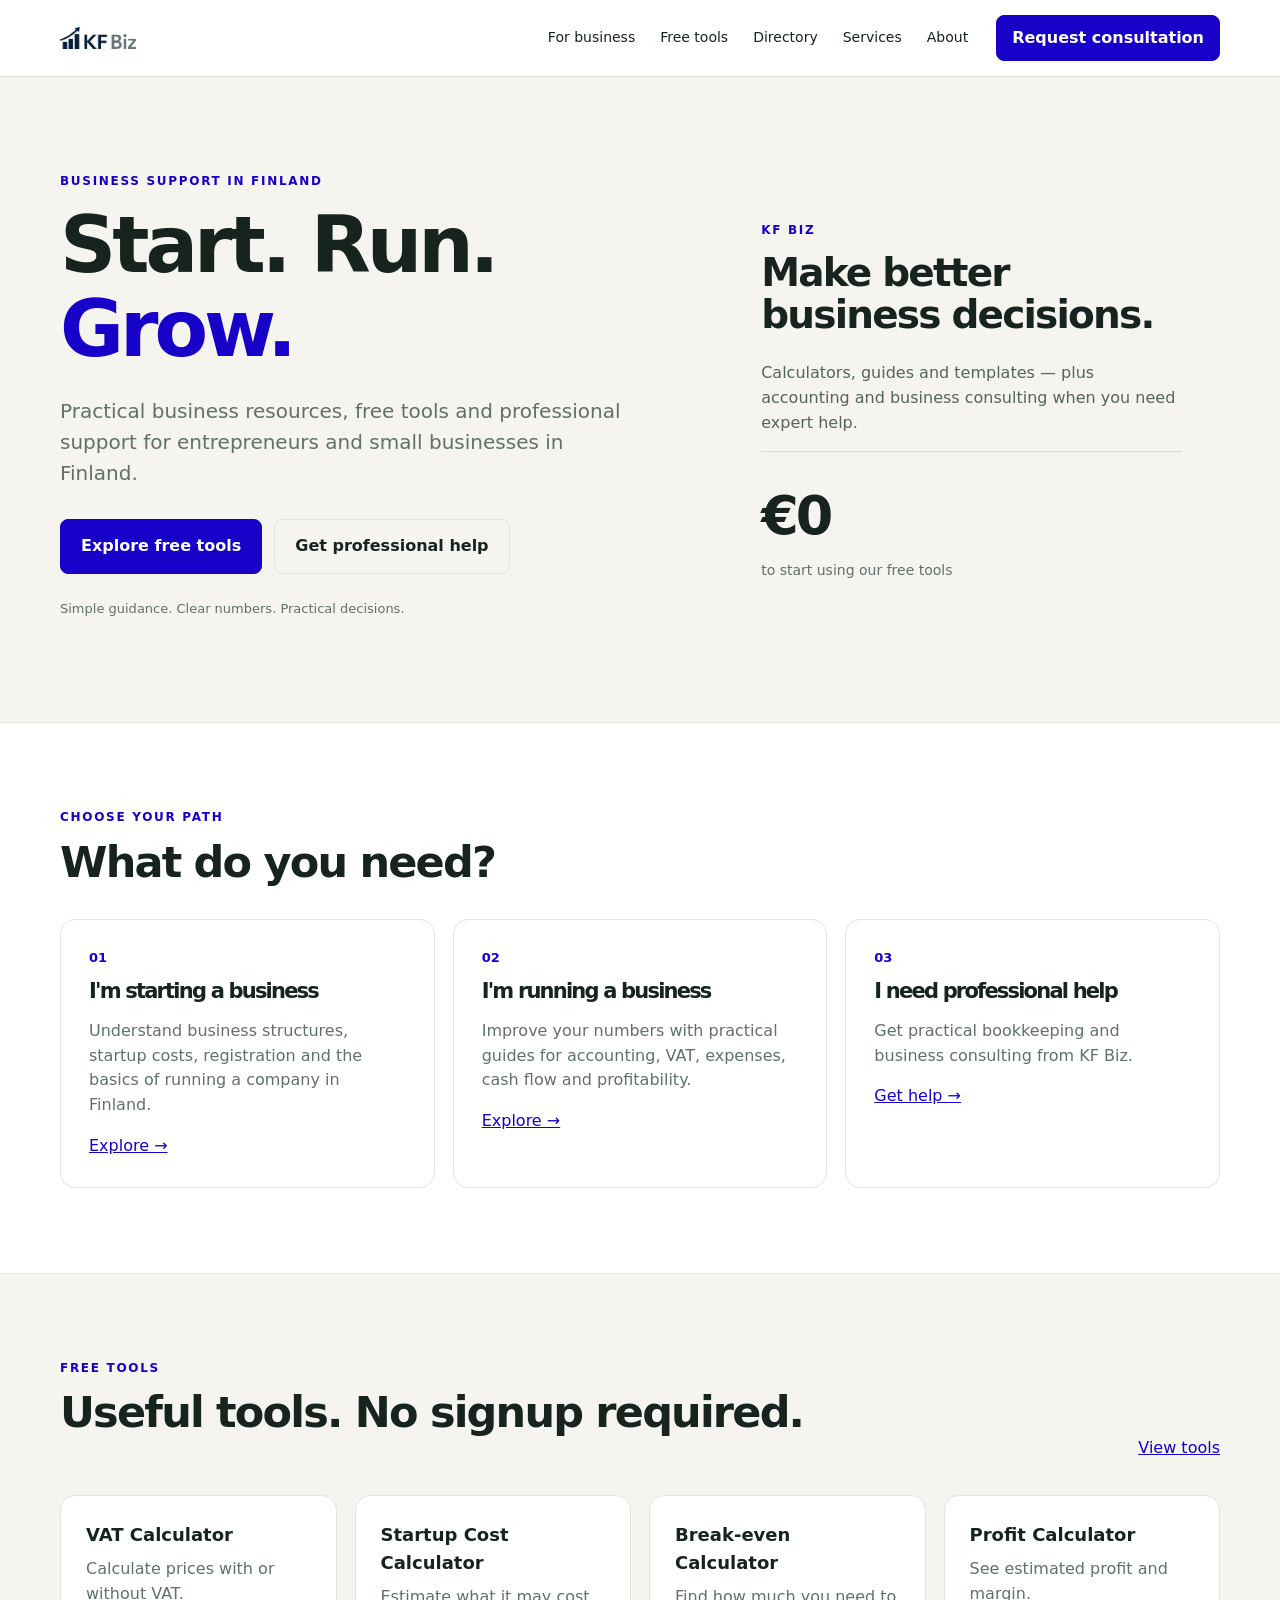
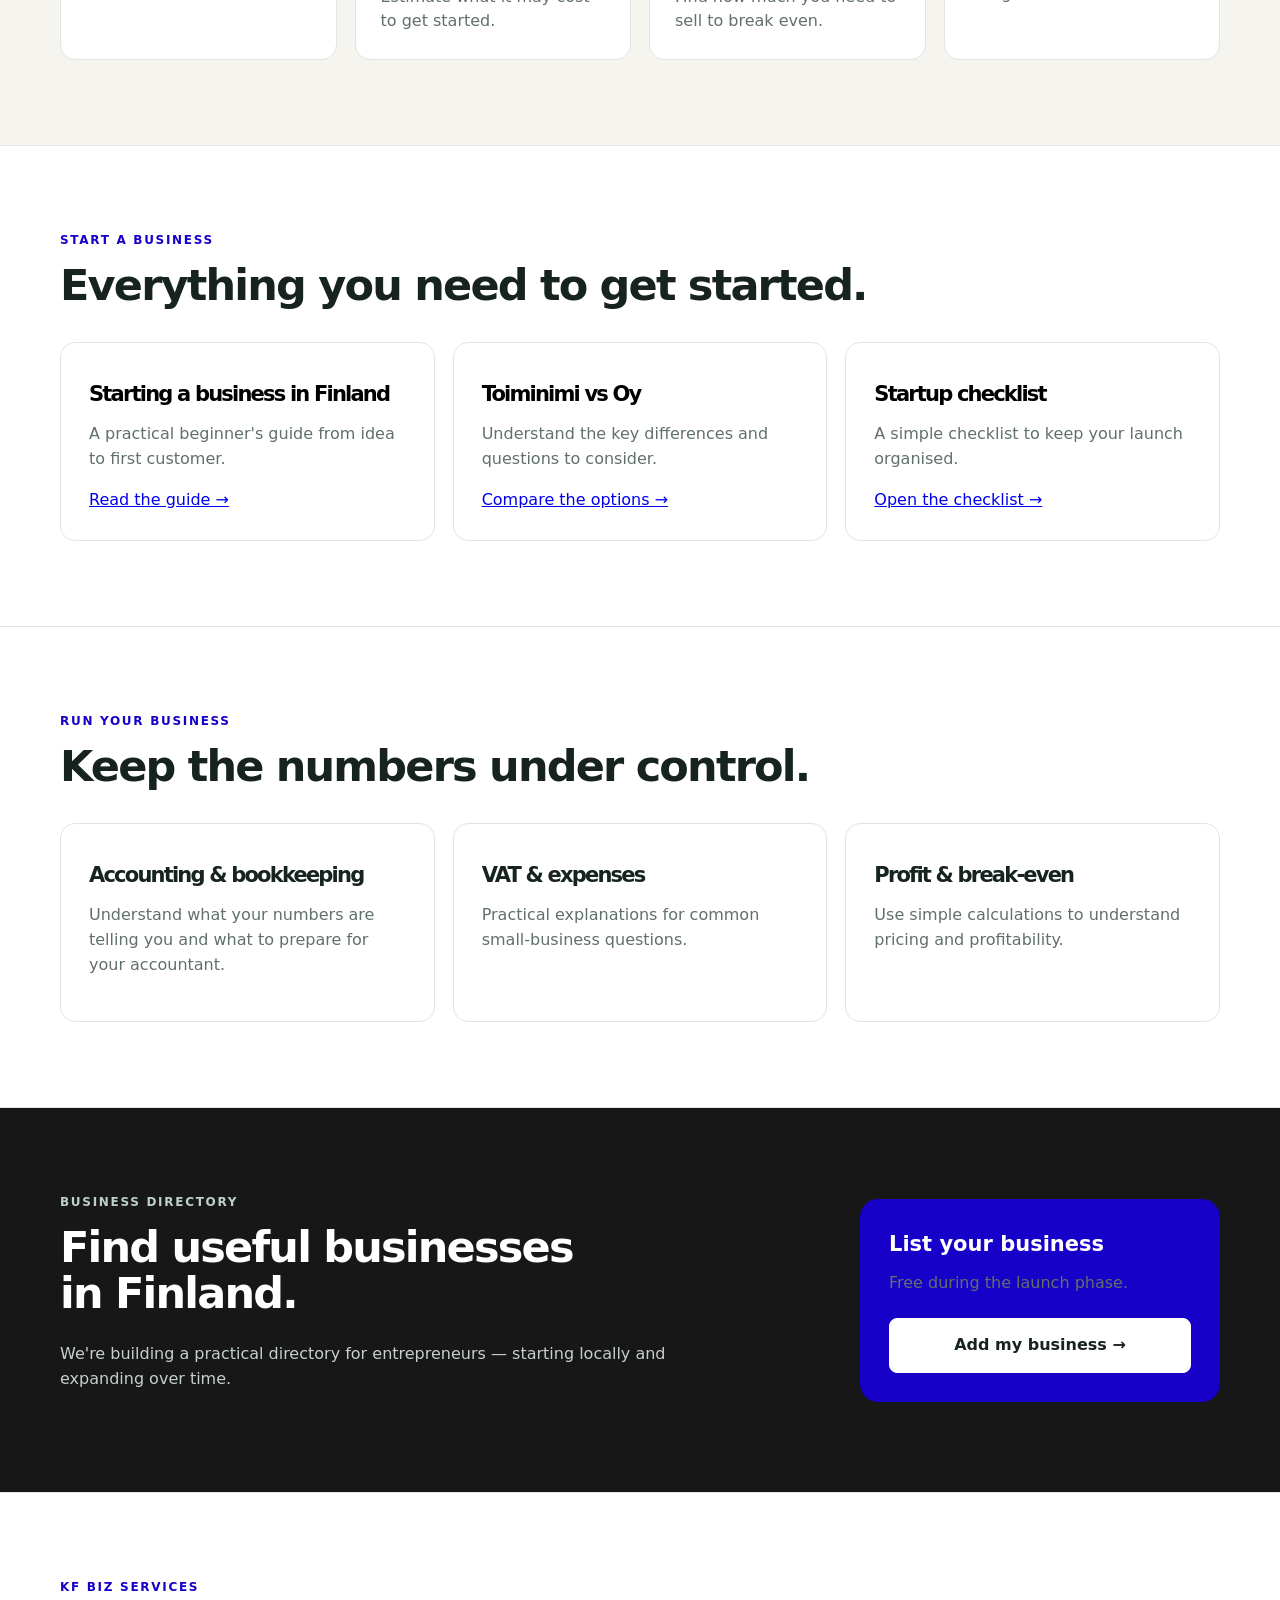
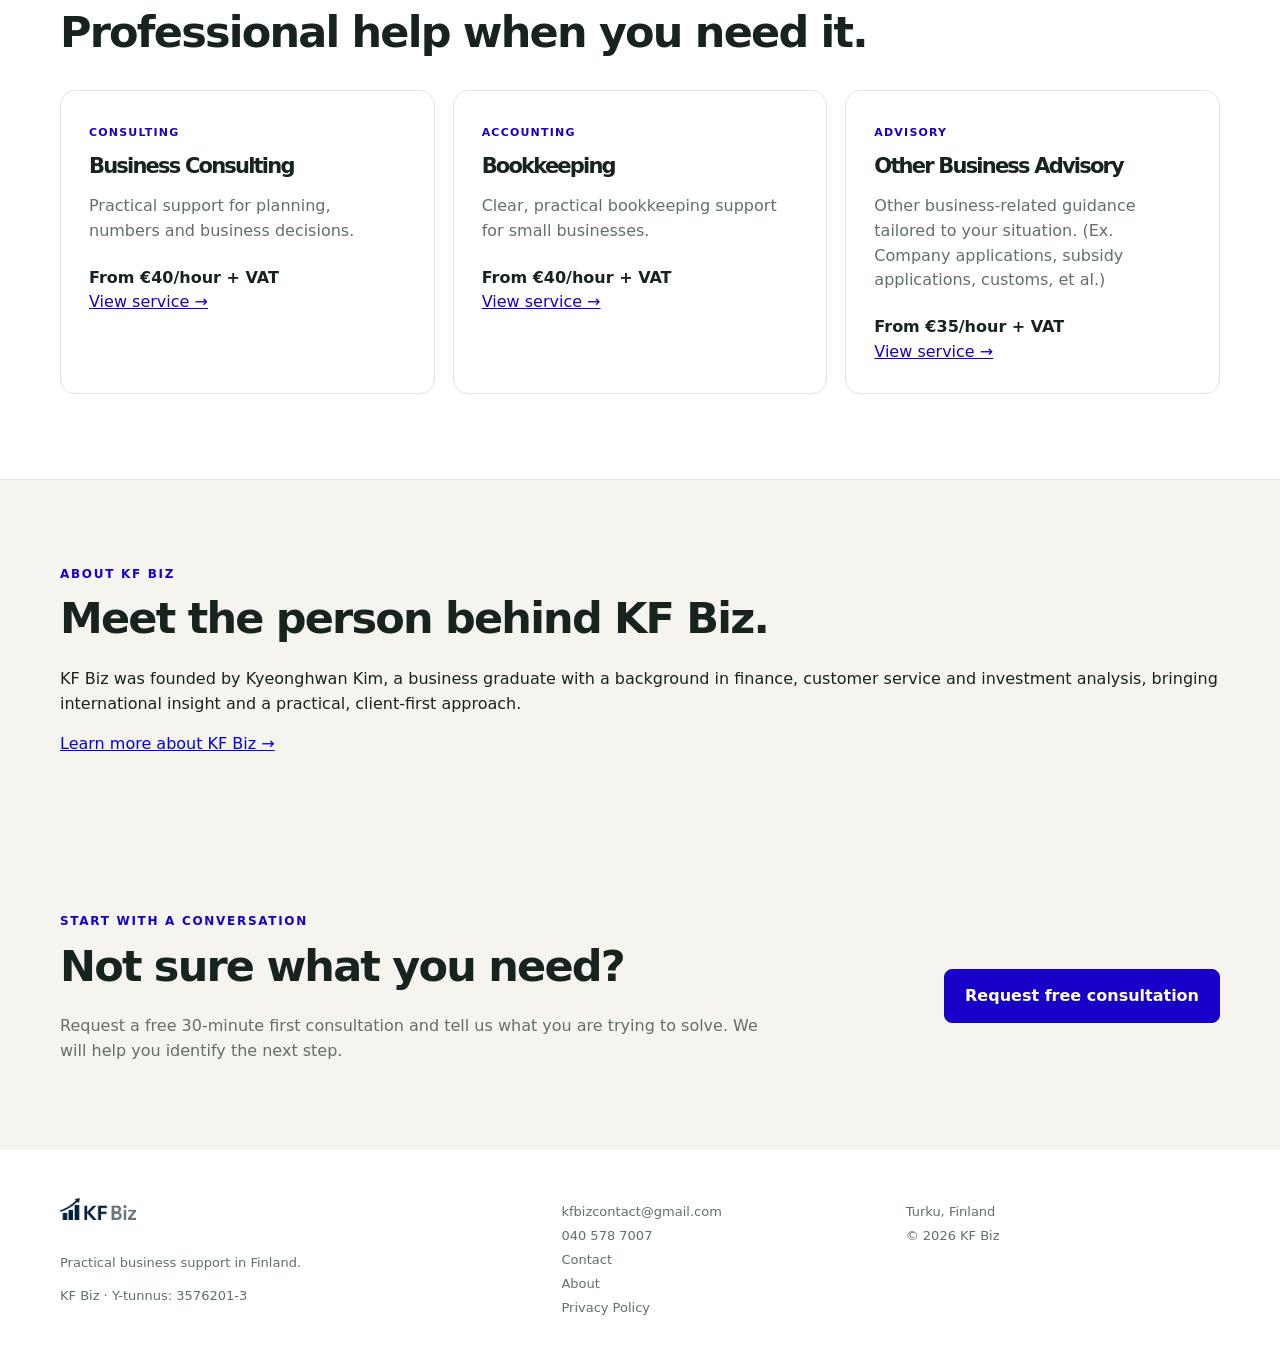
<file: index.html>
<!doctype html>
<html lang="en">
<head>
<meta charset="utf-8"><meta name="viewport" content="width=device-width,initial-scale=1">
<title>KF Biz — Business resources & support in Finland</title>
<meta name="description" content="Practical business resources, free tools and professional support for entrepreneurs and small businesses in Finland.">
<link rel="stylesheet" href="assets/styles.css">
<link rel="manifest" href="/manifest.webmanifest">
<meta name="theme-color" content="#1f2937">
<style>
#start .card { text-decoration: none; }
#start .card h3,
#start .card p { text-decoration: none; }
#start .card h3 { color: #000; }
#start .card > span { text-decoration: underline; }

.mobile-menu-toggle {
  display: none;
  background: transparent;
  border: 0;
  padding: 8px;
  cursor: pointer;
  color: inherit;
}
.mobile-menu-toggle span {
  display: block;
  width: 24px;
  height: 2px;
  margin: 5px 0;
  background: currentColor;
  transition: transform .2s ease, opacity .2s ease;
}
.mobile-menu {
  display: none;
}

@media (max-width: 768px) {
  .site-header .nav {
    position: relative;
  }
  .site-header .nav > nav,
  .site-header .nav > .button-small {
    display: none;
  }
  .mobile-menu-toggle {
    display: block;
    margin-left: auto;
  }
  .mobile-menu {
    position: absolute;
    top: 100%;
    left: 16px;
    right: 16px;
    z-index: 1000;
    background: #fff;
    border: 1px solid #e5e7eb;
    border-radius: 12px;
    box-shadow: 0 12px 30px rgba(0,0,0,.12);
    padding: 8px;
  }
  .mobile-menu.is-open {
    display: flex;
    flex-direction: column;
  }
  .mobile-menu a {
    display: block;
    padding: 14px 12px;
    color: #111827;
    text-decoration: none;
    border-radius: 8px;
  }
  .mobile-menu a:hover,
  .mobile-menu a:focus {
    background: #f3f4f6;
  }
  .mobile-menu .mobile-consultation {
    margin-top: 4px;
    background: #111827;
    color: #fff;
    text-align: center;
  }
  .mobile-menu-toggle.is-open span:nth-child(1) {
    transform: translateY(7px) rotate(45deg);
  }
  .mobile-menu-toggle.is-open span:nth-child(2) {
    opacity: 0;
  }
  .mobile-menu-toggle.is-open span:nth-child(3) {
    transform: translateY(-7px) rotate(-45deg);
  }
}
</style>

<link rel="icon" type="image/png" sizes="192x192" href="/icons/icon-192.png">
<link rel="apple-touch-icon" href="/icons/icon-192.png">
</head>
<body>
<header class="site-header"><div class="container nav"><a class="brand" href="index.html" aria-label="KF Biz"><img src="assets/images/kf-biz-logo.png" alt="KF Biz"></a><nav><a href="#paths">For business</a><a href="#tools">Free tools</a><a href="#directory">Directory</a><a href="#services">Services</a><a href="about.html">About</a></nav><a class="button button-small" href="contact.html">Request consultation</a><button class="mobile-menu-toggle" type="button" aria-label="Open menu" aria-expanded="false" aria-controls="mobile-menu"><span></span><span></span><span></span></button><div class="mobile-menu" id="mobile-menu"><a href="#paths">For business</a><a href="#tools">Free tools</a><a href="#directory">Directory</a><a href="#services">Services</a><a href="about.html">About</a><a class="mobile-consultation" href="contact.html">Free consultation</a></div></div></header>
<main>
<section class="hero"><div class="container hero-grid"><div><p class="eyebrow">Business support in Finland</p><h1>Start. Run.<br><em>Grow.</em></h1><p class="hero-copy">Practical business resources, free tools and professional support for entrepreneurs and small businesses in Finland.</p><div class="hero-actions"><a class="button" href="#tools">Explore free tools</a><a class="button button-outline" href="#services">Get professional help</a></div><p class="trust">Simple guidance. Clear numbers. Practical decisions.</p></div><div class="hero-panel"><div><p class="eyebrow">KF Biz</p><h2>Make better business decisions.</h2><p>Calculators, guides and templates — plus accounting and business consulting when you need expert help.</p></div><div class="hero-stat"><strong>€0</strong><span>to start using our free tools</span></div></div></div></section>
<section class="section" id="paths"><div class="container"><p class="eyebrow">Choose your path</p><h2>What do you need?</h2><div class="cards three"><article class="card"><div class="icon">01</div><h3>I'm starting a business</h3><p>Understand business structures, startup costs, registration and the basics of running a company in Finland.</p><a href="#start">Explore →</a></article><article class="card"><div class="icon">02</div><h3>I'm running a business</h3><p>Improve your numbers with practical guides for accounting, VAT, expenses, cash flow and profitability.</p><a href="#run">Explore →</a></article><article class="card"><div class="icon">03</div><h3>I need professional help</h3><p>Get practical bookkeeping and business consulting from KF Biz.</p><a href="#services">Get help →</a></article></div></div></section>
<section class="section muted" id="tools"><div class="container"><div class="section-head"><div><p class="eyebrow">Free tools</p><h2>Useful tools. No signup required.</h2></div><a href="#tools">View tools</a></div><div class="cards four"><a class="tool-card" href="tools/vat-calculator.html"><strong>VAT Calculator</strong><span>Calculate prices with or without VAT.</span></a><a class="tool-card" href="tools/startup-cost-calculator.html"><strong>Startup Cost Calculator</strong><span>Estimate what it may cost to get started.</span></a><a class="tool-card" href="tools/break-even-calculator.html"><strong>Break-even Calculator</strong><span>Find how much you need to sell to break even.</span></a><a class="tool-card" href="tools/profit-calculator.html"><strong>Profit Calculator</strong><span>See estimated profit and margin.</span></a></div></div></section>
<section class="section" id="start"><div class="container"><p class="eyebrow">Start a business</p><h2>Everything you need to get started.</h2><div class="cards three"><a class="card" href="guides/starting-a-business-in-finland.html"><h3>Starting a business in Finland</h3><p>A practical beginner's guide from idea to first customer.</p><span>Read the guide →</span></a><a class="card" href="guides/toiminimi-vs-oy.html"><h3>Toiminimi vs Oy</h3><p>Understand the key differences and questions to consider.</p><span>Compare the options →</span></a><a class="card" href="guides/startup-checklist.html"><h3>Startup checklist</h3><p>A simple checklist to keep your launch organised.</p><span>Open the checklist →</span></a></div></div></section>
<section class="section" id="run"><div class="container"><p class="eyebrow">Run your business</p><h2>Keep the numbers under control.</h2><div class="cards three"><article class="card"><h3>Accounting & bookkeeping</h3><p>Understand what your numbers are telling you and what to prepare for your accountant.</p></article><article class="card"><h3>VAT & expenses</h3><p>Practical explanations for common small-business questions.</p></article><article class="card"><h3>Profit & break-even</h3><p>Use simple calculations to understand pricing and profitability.</p></article></div></div></section>
<section class="section dark" id="directory"><div class="container"><div class="directory-grid"><div><p class="eyebrow light">Business directory</p><h2>Find useful businesses in Finland.</h2><p>We're building a practical directory for entrepreneurs — starting locally and expanding over time.</p></div><div class="directory-card"><strong>List your business</strong><span>Free during the launch phase.</span><a class="button button-light" href="mailto:kfbizcontact@gmail.com?subject=Business%20Directory%20Listing">Add my business →</a></div></div></div></section>
<section class="section" id="services"><div class="container"><p class="eyebrow">KF Biz services</p><h2>Professional help when you need it.</h2><div class="cards three"><article class="card service"><span class="tag">Consulting</span><h3>Business Consulting</h3><p>Practical support for planning, numbers and business decisions.</p><strong>From €40/hour + VAT</strong><a href="services/business-consulting.html">View service →</a></article><article class="card service"><span class="tag">Accounting</span><h3>Bookkeeping</h3><p>Clear, practical bookkeeping support for small businesses.</p><strong>From €40/hour + VAT</strong><a href="services/bookkeeping.html">View service →</a></article><article class="card service"><span class="tag">Advisory</span><h3>Other Business Advisory</h3><p>Other business-related guidance tailored to your situation. (Ex. Company applications, subsidy applications, customs, et al.) </p><strong>From €35/hour + VAT</strong><a href="services/business-advisory.html">View service →</a></article></div></div></section>
<section class="section muted"><div class="container founder-preview"><div><p class="eyebrow">About KF Biz</p><h2>Meet the person behind KF Biz.</h2><p>KF Biz was founded by Kyeonghwan Kim, a business graduate with a background in finance, customer service and investment analysis, bringing international insight and a practical, client-first approach.</p><a href="about.html">Learn more about KF Biz →</a></div></div></section>
<section class="cta-section" id="contact"><div class="container cta"><div><p class="eyebrow">Start with a conversation</p><h2>Not sure what you need?</h2><p>Request a free 30-minute first consultation and tell us what you are trying to solve. We will help you identify the next step.</p></div><a class="button" href="contact.html">Request free consultation</a></div></section>
</main>
<footer><div class="container footer"><div><a class="brand" href="index.html" aria-label="KF Biz"><img src="assets/images/kf-biz-logo.png" alt="KF Biz"></a><p>Practical business support in Finland.</p><span class="business-id">KF Biz · Y-tunnus: 3576201-3</span></div><div><a href="mailto:kfbizcontact@gmail.com">kfbizcontact@gmail.com</a><a href="tel:+358405787007">040 578 7007</a><a href="contact.html">Contact</a><a href="about.html">About</a><a href="privacy.html">Privacy Policy</a></div><div><span>Turku, Finland</span><span>© 2026 KF Biz</span></div></div></footer>
<script>
if ("serviceWorker" in navigator) {
  window.addEventListener("load", () => {
    navigator.serviceWorker.register("/sw.js")
      .then((registration) => console.log("KF Biz service worker registered:", registration.scope))
      .catch((error) => console.error("KF Biz service worker registration failed:", error));
  });
}
const menuButton = document.querySelector(".mobile-menu-toggle");
const mobileMenu = document.querySelector("#mobile-menu");

if (menuButton && mobileMenu) {
  menuButton.addEventListener("click", () => {
    const isOpen = mobileMenu.classList.toggle("is-open");
    menuButton.classList.toggle("is-open", isOpen);
    menuButton.setAttribute("aria-expanded", isOpen ? "true" : "false");
    menuButton.setAttribute("aria-label", isOpen ? "Close menu" : "Open menu");
  });

  mobileMenu.querySelectorAll("a").forEach((link) => {
    link.addEventListener("click", () => {
      mobileMenu.classList.remove("is-open");
      menuButton.classList.remove("is-open");
      menuButton.setAttribute("aria-expanded", "false");
      menuButton.setAttribute("aria-label", "Open menu");
    });
  });
}
</script>
</body></html>
</file>
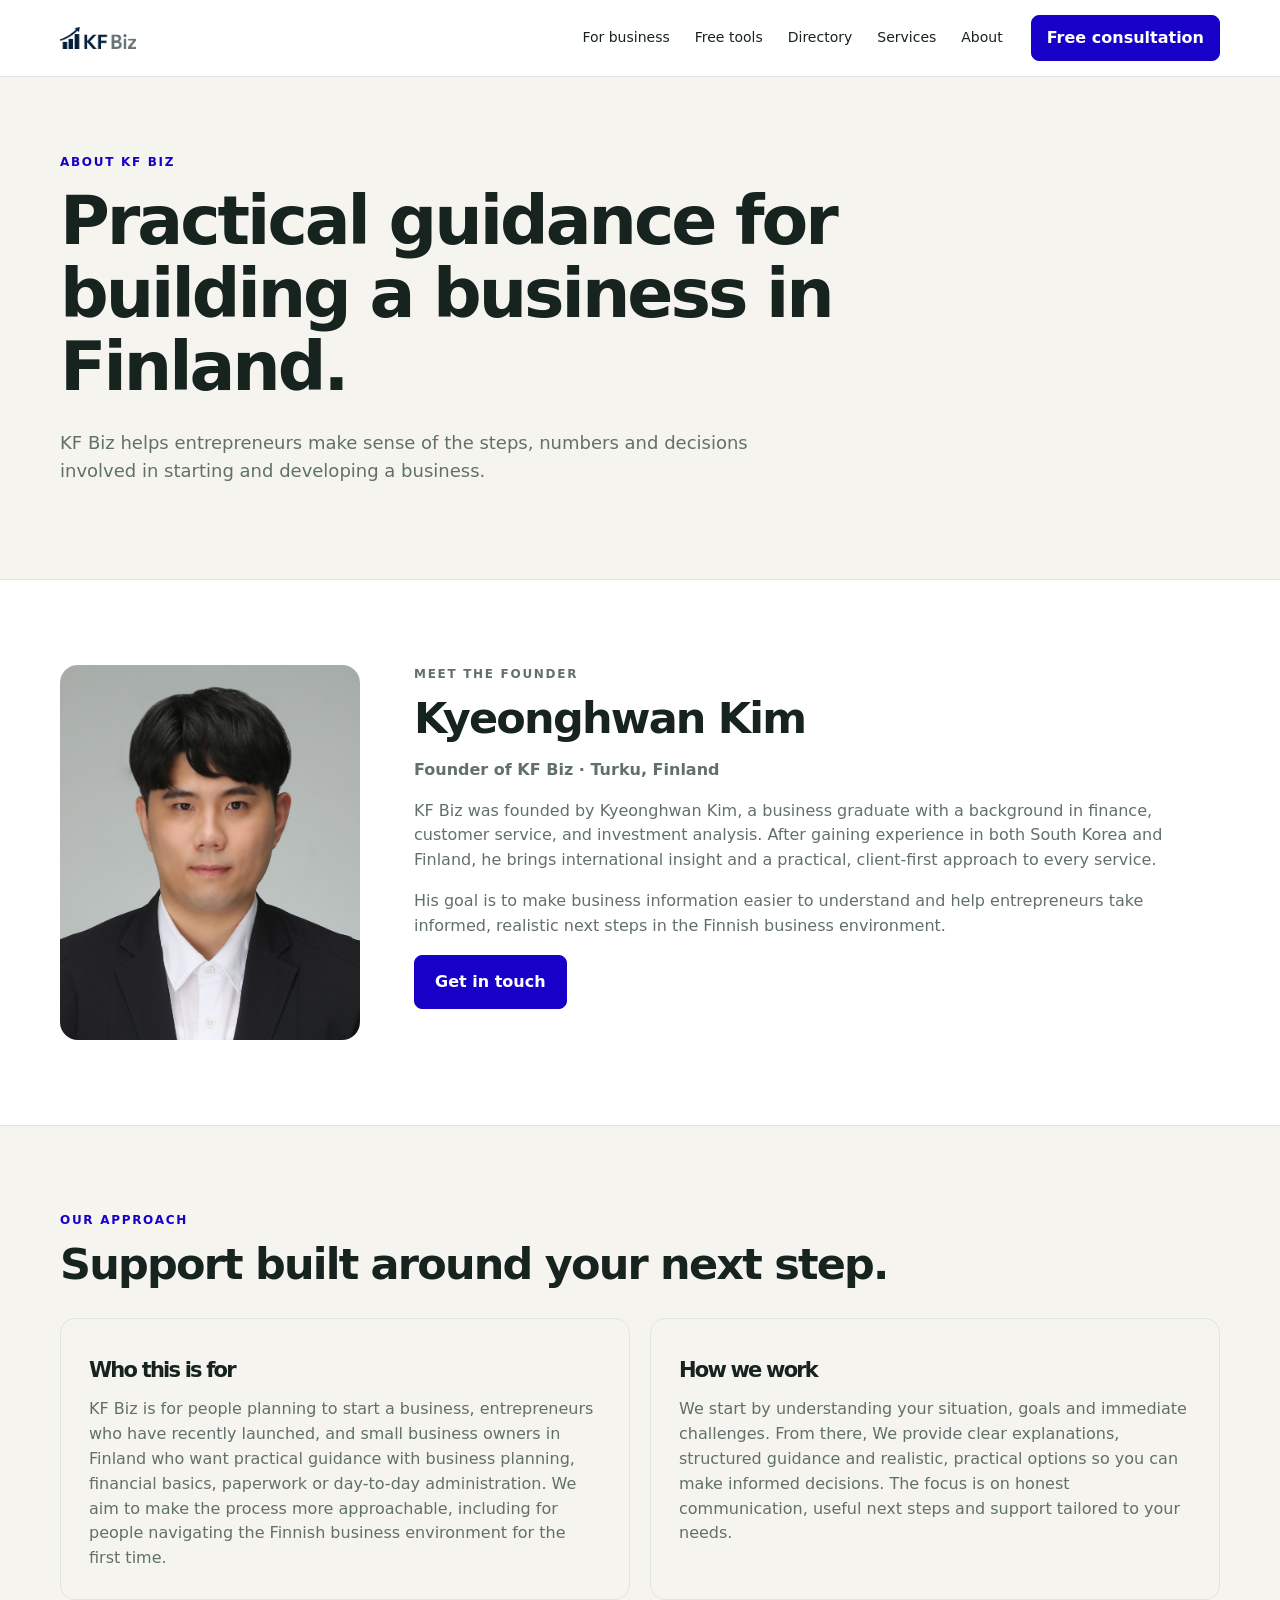
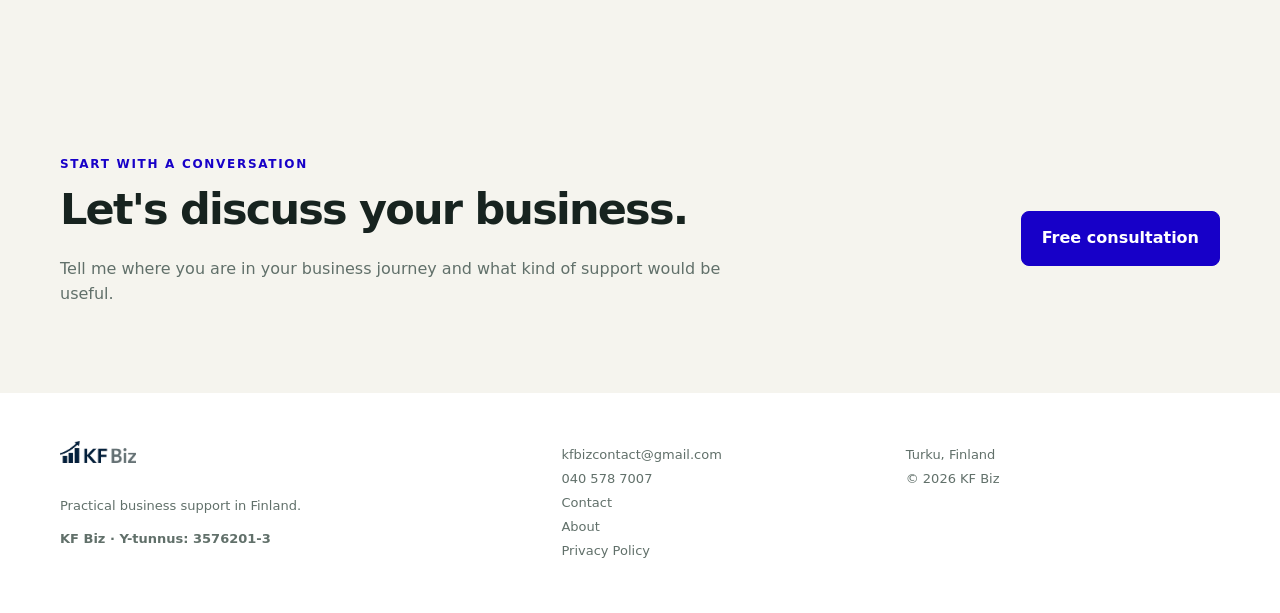
<file: about.html>
<!doctype html>
<html lang="en">
<head>
<meta charset="utf-8">
<meta name="viewport" content="width=device-width,initial-scale=1">
<title>About KF Biz — Business support in Finland</title>
<meta name="description" content="Meet Kyeonghwan Kim, founder of KF Biz, and learn about our practical approach to business support in Finland.">
<link rel="stylesheet" href="assets/styles.css">
<link rel="manifest" href="/manifest.webmanifest">
<meta name="theme-color" content="#1f2937">
<style>
.about-hero{background:var(--cream);padding:76px 0}.about-hero h1{font-size:clamp(42px,6vw,68px);letter-spacing:-3px;max-width:800px}.about-hero p:not(.eyebrow){font-size:18px;color:var(--muted);max-width:720px}.founder-grid{display:grid;grid-template-columns:300px 1fr;gap:54px;align-items:start}.founder-photo{display:block;width:100%;aspect-ratio:4/5;object-fit:cover;border-radius:18px;background:#e9e8e1}.founder-copy h2{margin-bottom:12px}.founder-copy p{color:var(--muted)}.about-cards{display:grid;grid-template-columns:1fr 1fr;gap:20px;margin-top:30px}.about-card{padding:28px;border:1px solid var(--line);border-radius:15px}.about-card p{color:var(--muted);margin-bottom:0}.about-footer-id{font-weight:700;color:var(--ink)}@media(max-width:700px){.founder-grid,.about-cards{grid-template-columns:1fr}.founder-photo{aspect-ratio:4/3}.about-hero{padding:58px 0}}
</style>

<link rel="icon" type="image/png" sizes="192x192" href="/icons/icon-192.png">
<link rel="apple-touch-icon" href="/icons/icon-192.png">
</head>
<body>
<header class="site-header"><div class="container nav"><a class="brand" href="index.html" aria-label="KF Biz"><img src="assets/images/kf-biz-logo.png" alt="KF Biz"></a><nav aria-label="Main navigation"><a href="index.html#paths">For business</a><a href="tools/vat-calculator.html">Free tools</a><a href="index.html#directory">Directory</a><a href="index.html#services">Services</a><a href="about.html" aria-current="page">About</a></nav><a class="button button-small" href="contact.html">Free consultation</a></div></header>
<main>
<section class="about-hero"><div class="container"><p class="eyebrow">About KF Biz</p><h1>Practical guidance for building a business in Finland.</h1><p>KF Biz helps entrepreneurs make sense of the steps, numbers and decisions involved in starting and developing a business.</p></div></section>
<section class="section"><div class="container founder-grid"><img class="founder-photo" src="assets/images/profile.png" alt="Kyeonghwan Kim, founder of KF Biz"><div class="founder-copy"><p class="eyebrow">Meet the founder</p><h2>Kyeonghwan Kim</h2><p><strong>Founder of KF Biz · Turku, Finland</strong></p><p>KF Biz was founded by Kyeonghwan Kim, a business graduate with a background in finance, customer service, and investment analysis. After gaining experience in both South Korea and Finland, he brings international insight and a practical, client-first approach to every service.</p><p>His goal is to make business information easier to understand and help entrepreneurs take informed, realistic next steps in the Finnish business environment.</p><a class="button" href="contact.html">Get in touch</a></div></div></section>
<section class="section muted"><div class="container"><p class="eyebrow">Our approach</p><h2>Support built around your next step.</h2><div class="about-cards"><article class="about-card"><h3>Who this is for</h3><p>KF Biz is for people planning to start a business, entrepreneurs who have recently launched, and small business owners in Finland who want practical guidance with business planning, financial basics, paperwork or day-to-day administration. We aim to make the process more approachable, including for people navigating the Finnish business environment for the first time.</p></article><article class="about-card"><h3>How we work</h3><p>We start by understanding your situation, goals and immediate challenges. From there, We provide clear explanations, structured guidance and realistic, practical options so you can make informed decisions. The focus is on honest communication, useful next steps and support tailored to your needs.</p></article></div></div></section>
<section class="cta-section"><div class="container cta"><div><p class="eyebrow">Start with a conversation</p><h2>Let's discuss your business.</h2><p>Tell me where you are in your business journey and what kind of support would be useful.</p></div><a class="button" href="contact.html">Free consultation</a></div></section>
</main>
<footer><div class="container footer"><div><a class="brand" href="index.html" aria-label="KF Biz"><img src="assets/images/kf-biz-logo.png" alt="KF Biz"></a><p>Practical business support in Finland.</p><span class="about-footer-id">KF Biz · Y-tunnus: 3576201-3</span></div><div><a href="mailto:kfbizcontact@gmail.com">kfbizcontact@gmail.com</a><a href="tel:+358405787007">040 578 7007</a><a href="contact.html">Contact</a><a href="about.html">About</a><a href="privacy.html">Privacy Policy</a></div><div><span>Turku, Finland</span><span>© 2026 KF Biz</span></div></div></footer>
<script>if ("serviceWorker" in navigator) { window.addEventListener("load", () => { navigator.serviceWorker.register("/sw.js").catch((error) => console.error("KF Biz service worker registration failed:", error)); }); }</script>
</body></html>
</file>
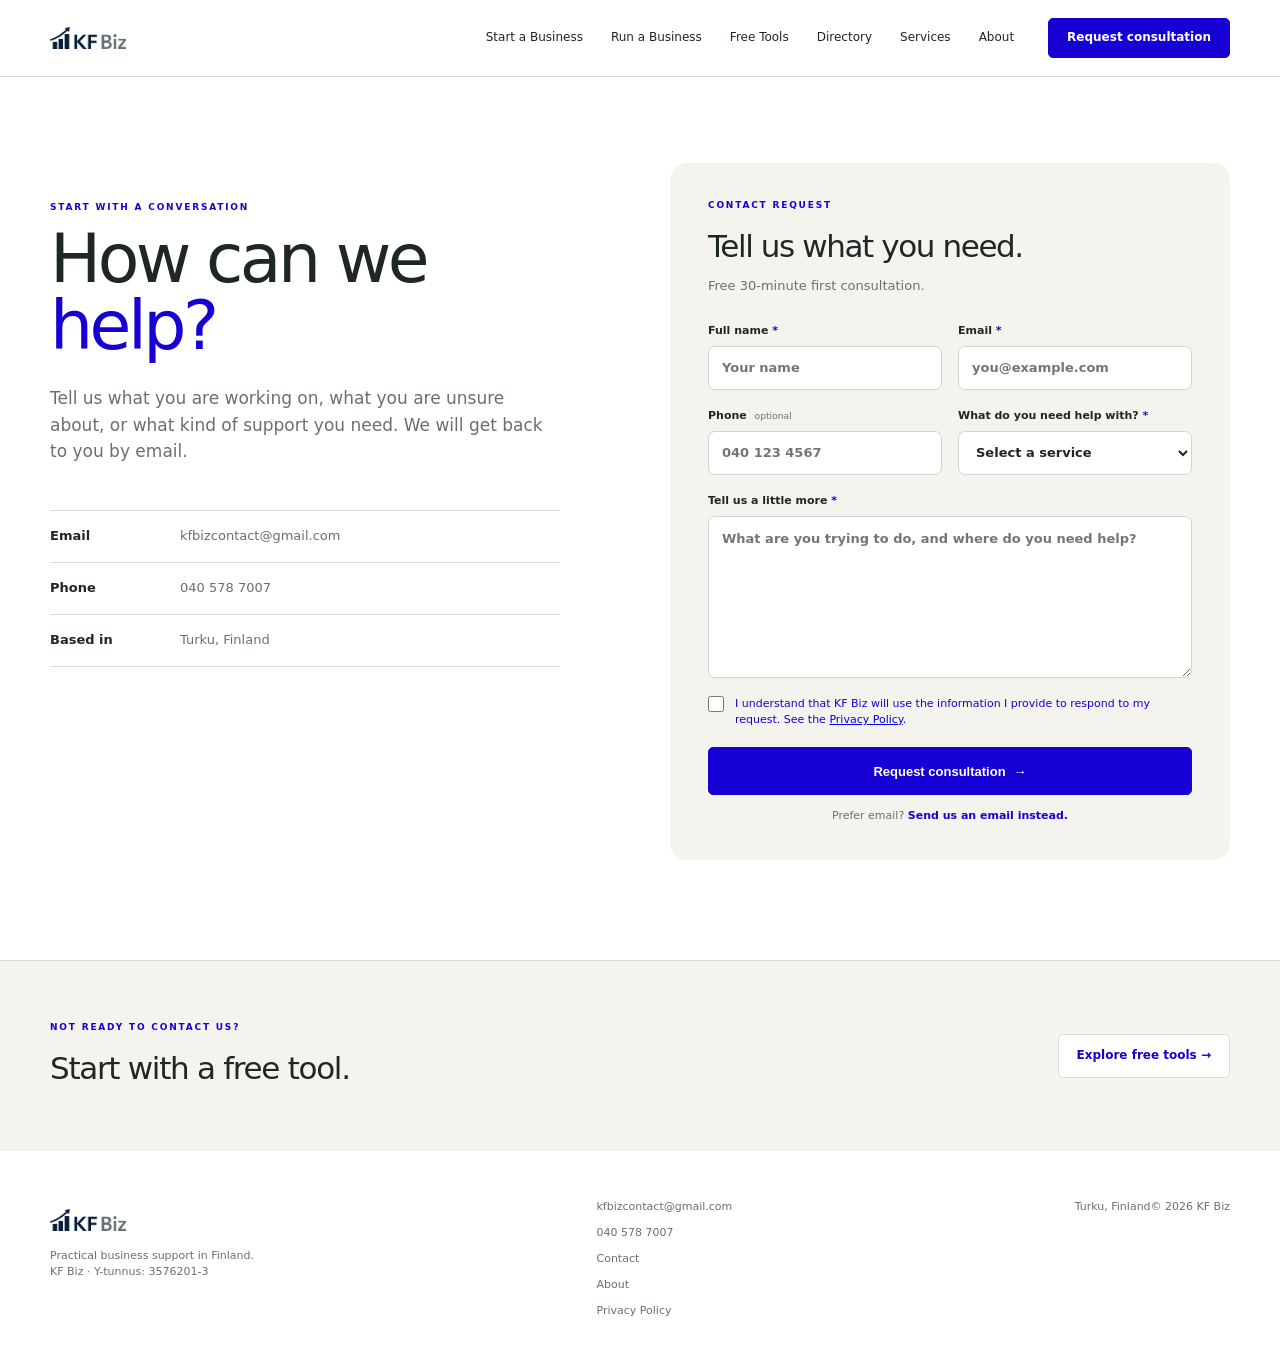
<file: contact.html>
<!doctype html>
<html lang="en">
<head>
<meta charset="utf-8">
<meta name="viewport" content="width=device-width,initial-scale=1">
<title>Contact KF Biz — Business support in Finland</title>
<meta name="description" content="Contact KF Biz for business consulting, bookkeeping, business planning and practical support in Finland.">
<link rel="stylesheet" href="assets/contact.css">
 <link rel="manifest" href="/manifest.webmanifest">
<meta name="theme-color" content="#1f2937">

<link rel="icon" type="image/png" sizes="192x192" href="/icons/icon-192.png">
<link rel="apple-touch-icon" href="/icons/icon-192.png">
</head>
<body>
<header class="site-header">
  <div class="container nav">
    <a class="brand" href="index.html" aria-label="KF Biz"><img src="assets/images/kf-biz-logo.png" alt="KF Biz"></a>
    <nav aria-label="Main navigation">
      <a href="index.html#start">Start a Business</a>
      <a href="index.html#run">Run a Business</a>
      <a href="index.html#tools">Free Tools</a>
      <a href="index.html#directory">Directory</a>
      <a href="index.html#services">Services</a>
      <a href="about.html">About</a>
    </nav>
    <a class="button button-small" href="contact.html">Request consultation</a>
  </div>
</header>

<main>
  <section class="contact-hero">
    <div class="container contact-grid">
      <div class="intro">
        <p class="eyebrow">Start with a conversation</p>
        <h1>How can we<br><span>help?</span></h1>
        <p class="lead">Tell us what you are working on, what you are unsure about, or what kind of support you need. We will get back to you by email.</p>
        <div class="quick-info">
          <div><strong>Email</strong><a href="mailto:kfbizcontact@gmail.com">kfbizcontact@gmail.com</a></div>
          <div><strong>Phone</strong><a href="tel:+358405787007">040 578 7007</a></div>
          <div><strong>Based in</strong><span>Turku, Finland</span></div>
        </div>
      </div>

      <div class="form-card">
        <div class="form-heading">
          <p class="eyebrow">Contact request</p>
          <h2>Tell us what you need.</h2>
          <p>Free 30-minute first consultation.</p>
        </div>

        <form action="https://formsubmit.co/kfbizcontact@gmail.com" method="POST">
          <input type="hidden" name="_subject" value="New KF Biz contact request">
          <input type="hidden" name="_next" value="https://kfbiz.github.io/thanks.html">
          <input type="hidden" name="_template" value="table">
          <input type="text" name="_honey" tabindex="-1" autocomplete="off" class="honeypot" aria-hidden="true">

          <div class="field-row">
            <label>Full name <span>*</span>
              <input type="text" name="name" autocomplete="name" placeholder="Your name" required>
            </label>
            <label>Email <span>*</span>
              <input type="email" name="email" autocomplete="email" placeholder="you@example.com" required>
            </label>
          </div>

          <div class="field-row">
            <label>Phone <small>optional</small>
              <input type="tel" name="phone" autocomplete="tel" placeholder="040 123 4567">
            </label>
            <label>What do you need help with? <span>*</span>
              <select name="service" required>
                <option value="" selected disabled>Select a service</option>
                <option>Starting a business</option>
                <option>Business plan</option>
                <option>Bookkeeping</option>
                <option>Business consulting</option>
                <option>Business advisory</option>
                <option>Other</option>
              </select>
            </label>
          </div>

          <label>Tell us a little more <span>*</span>
            <textarea name="message" rows="7" placeholder="What are you trying to do, and where do you need help?" required></textarea>
          </label>

          <label class="checkline">
            <input type="checkbox" name="privacy_acknowledged" value="Yes" required>
            <span>I understand that KF Biz will use the information I provide to respond to my request. See the <a href="privacy.html">Privacy Policy</a>.</span>
          </label>

          <button class="button submit-button" type="submit">Request consultation <span>→</span></button>
          <p class="form-note">Prefer email? <a href="mailto:kfbizcontact@gmail.com?subject=KF%20Biz%20contact%20request">Send us an email instead.</a></p>
        </form>
      </div>
    </div>
  </section>

  <section class="bottom-cta">
    <div class="container bottom-cta-inner">
      <div>
        <p class="eyebrow">Not ready to contact us?</p>
        <h2>Start with a free tool.</h2>
      </div>
      <a class="button button-outline" href="index.html#tools">Explore free tools →</a>
    </div>
  </section>
</main>

<footer><div class="container footer"><div><a class="brand" href="index.html" aria-label="KF Biz"><img src="assets/images/kf-biz-logo.png" alt="KF Biz"></a><p>Practical business support in Finland.</p><span class="business-id">KF Biz · Y-tunnus: 3576201-3</span></div><div class="footer-links"><a href="mailto:kfbizcontact@gmail.com">kfbizcontact@gmail.com</a><a href="tel:+358405787007">040 578 7007</a><a href="contact.html">Contact</a><a href="about.html">About</a><a href="privacy.html">Privacy Policy</a></div><div><span>Turku, Finland</span><span>© 2026 KF Biz</span></div></div></footer>
<script>
if ("serviceWorker" in navigator) {
  window.addEventListener("load", () => {
    navigator.serviceWorker.register("/sw.js")
      .then((registration) => console.log("KF Biz service worker registered:", registration.scope))
      .catch((error) => console.error("KF Biz service worker registration failed:", error));
  });
}
</script>
</body>
</html>
</file>
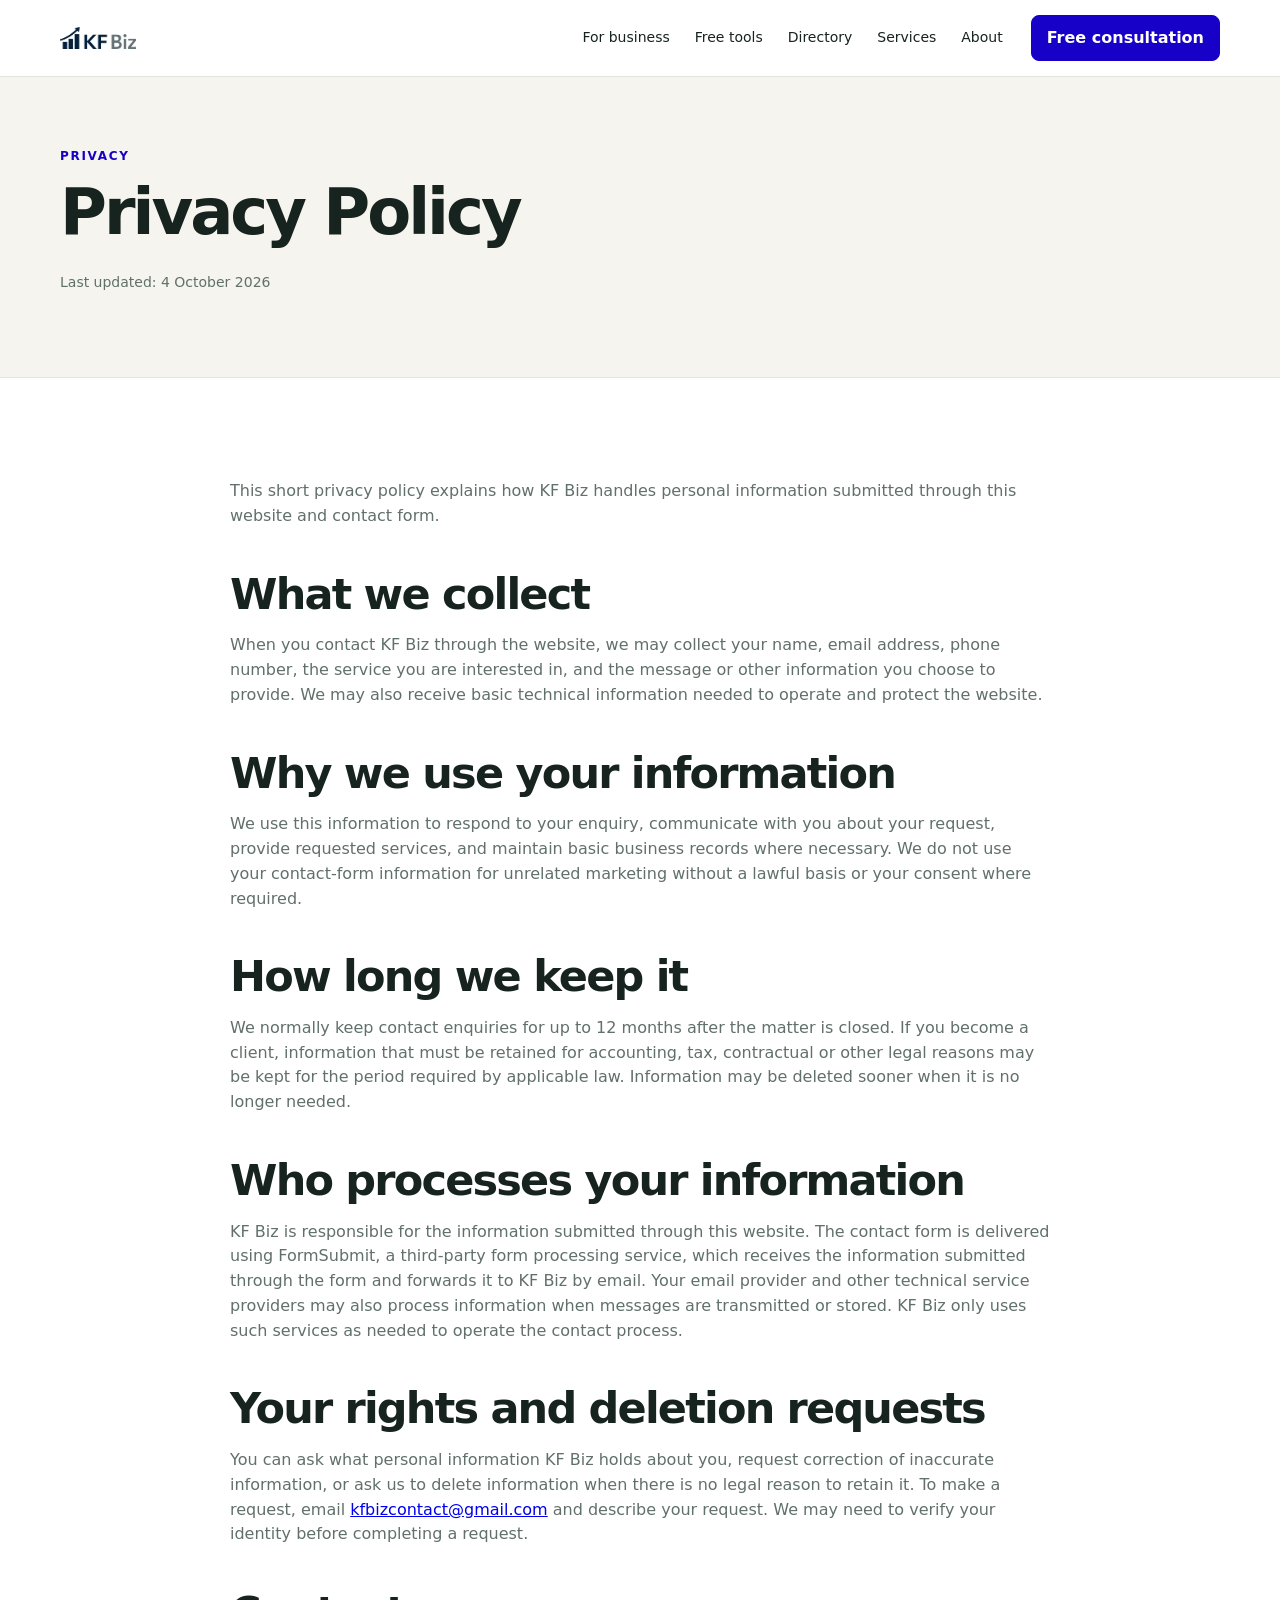
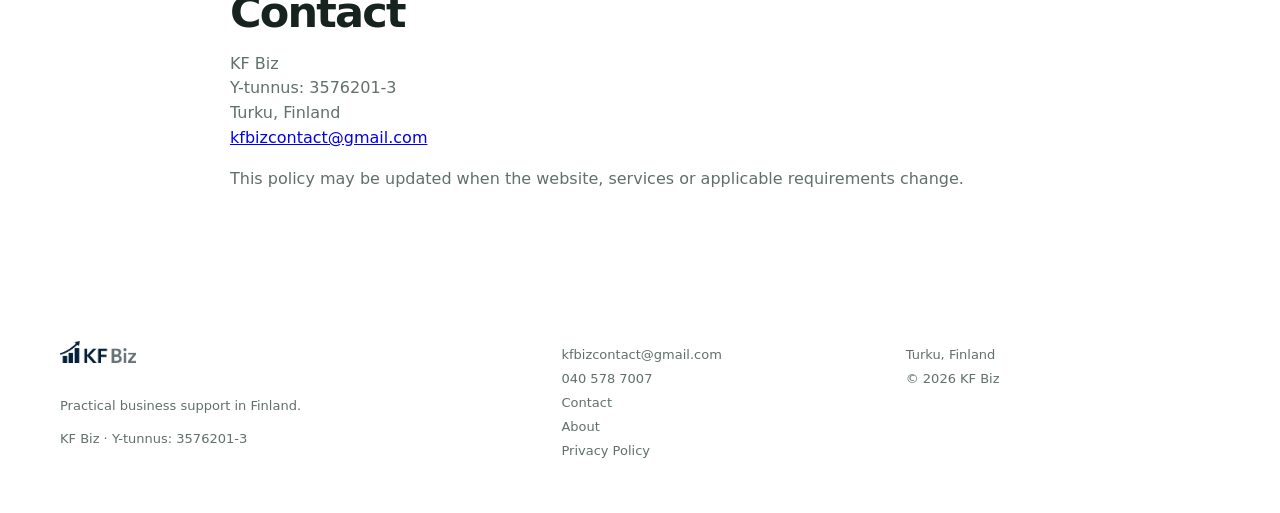
<file: privacy.html>
<!doctype html>
<html lang="en">
<head>
<meta charset="utf-8">
<meta name="viewport" content="width=device-width,initial-scale=1">
<title>Privacy Policy — KF Biz</title>
<meta name="description" content="Privacy policy for KF Biz, including contact form data, use of FormSubmit, retention and deletion requests.">
<link rel="stylesheet" href="assets/styles.css">
<link rel="manifest" href="/manifest.webmanifest">
<meta name="theme-color" content="#1f2937">
<style>
.policy-hero{background:var(--cream);padding:70px 0}.policy-hero h1{font-size:clamp(42px,6vw,64px);letter-spacing:-3px}.policy-content{max-width:820px}.policy-content h2{margin-top:42px;margin-bottom:12px}.policy-content p,.policy-content li{color:var(--muted)}.policy-content ul{padding-left:22px}.policy-meta{font-size:14px;color:var(--muted)}
</style>

<link rel="icon" type="image/png" sizes="192x192" href="/icons/icon-192.png">
<link rel="apple-touch-icon" href="/icons/icon-192.png">
</head>
<body>
<header class="site-header"><div class="container nav"><a class="brand" href="index.html" aria-label="KF Biz"><img src="assets/images/kf-biz-logo.png" alt="KF Biz"></a><nav aria-label="Main navigation"><a href="index.html#paths">For business</a><a href="tools/vat-calculator.html">Free tools</a><a href="index.html#directory">Directory</a><a href="index.html#services">Services</a><a href="about.html">About</a></nav><a class="button button-small" href="contact.html">Free consultation</a></div></header>
<main>
<section class="policy-hero"><div class="container"><p class="eyebrow">Privacy</p><h1>Privacy Policy</h1><p class="policy-meta">Last updated: 4 October 2026</p></div></section>
<section class="section"><div class="container policy-content">
<p>This short privacy policy explains how KF Biz handles personal information submitted through this website and contact form.</p>
<h2>What we collect</h2>
<p>When you contact KF Biz through the website, we may collect your name, email address, phone number, the service you are interested in, and the message or other information you choose to provide. We may also receive basic technical information needed to operate and protect the website.</p>
<h2>Why we use your information</h2>
<p>We use this information to respond to your enquiry, communicate with you about your request, provide requested services, and maintain basic business records where necessary. We do not use your contact-form information for unrelated marketing without a lawful basis or your consent where required.</p>
<h2>How long we keep it</h2>
<p>We normally keep contact enquiries for up to 12 months after the matter is closed. If you become a client, information that must be retained for accounting, tax, contractual or other legal reasons may be kept for the period required by applicable law. Information may be deleted sooner when it is no longer needed.</p>
<h2>Who processes your information</h2>
<p>KF Biz is responsible for the information submitted through this website. The contact form is delivered using FormSubmit, a third-party form processing service, which receives the information submitted through the form and forwards it to KF Biz by email. Your email provider and other technical service providers may also process information when messages are transmitted or stored. KF Biz only uses such services as needed to operate the contact process.</p>
<h2>Your rights and deletion requests</h2>
<p>You can ask what personal information KF Biz holds about you, request correction of inaccurate information, or ask us to delete information when there is no legal reason to retain it. To make a request, email <a href="mailto:kfbizcontact@gmail.com">kfbizcontact@gmail.com</a> and describe your request. We may need to verify your identity before completing a request.</p>
<h2>Contact</h2>
<p>KF Biz<br>Y-tunnus: 3576201-3<br>Turku, Finland<br><a href="mailto:kfbizcontact@gmail.com">kfbizcontact@gmail.com</a></p>
<p>This policy may be updated when the website, services or applicable requirements change.</p>
</div></section>
</main>
<footer><div class="container footer"><div><a class="brand" href="index.html" aria-label="KF Biz"><img src="assets/images/kf-biz-logo.png" alt="KF Biz"></a><p>Practical business support in Finland.</p><span class="business-id">KF Biz · Y-tunnus: 3576201-3</span></div><div><a href="mailto:kfbizcontact@gmail.com">kfbizcontact@gmail.com</a><a href="tel:+358405787007">040 578 7007</a><a href="contact.html">Contact</a><a href="about.html">About</a><a href="privacy.html">Privacy Policy</a></div><div><span>Turku, Finland</span><span>© 2026 KF Biz</span></div></div></footer>
<script>if ("serviceWorker" in navigator) { window.addEventListener("load", () => { navigator.serviceWorker.register("/sw.js").catch((error) => console.error("KF Biz service worker registration failed:", error)); }); }</script>
</body></html>
</file>
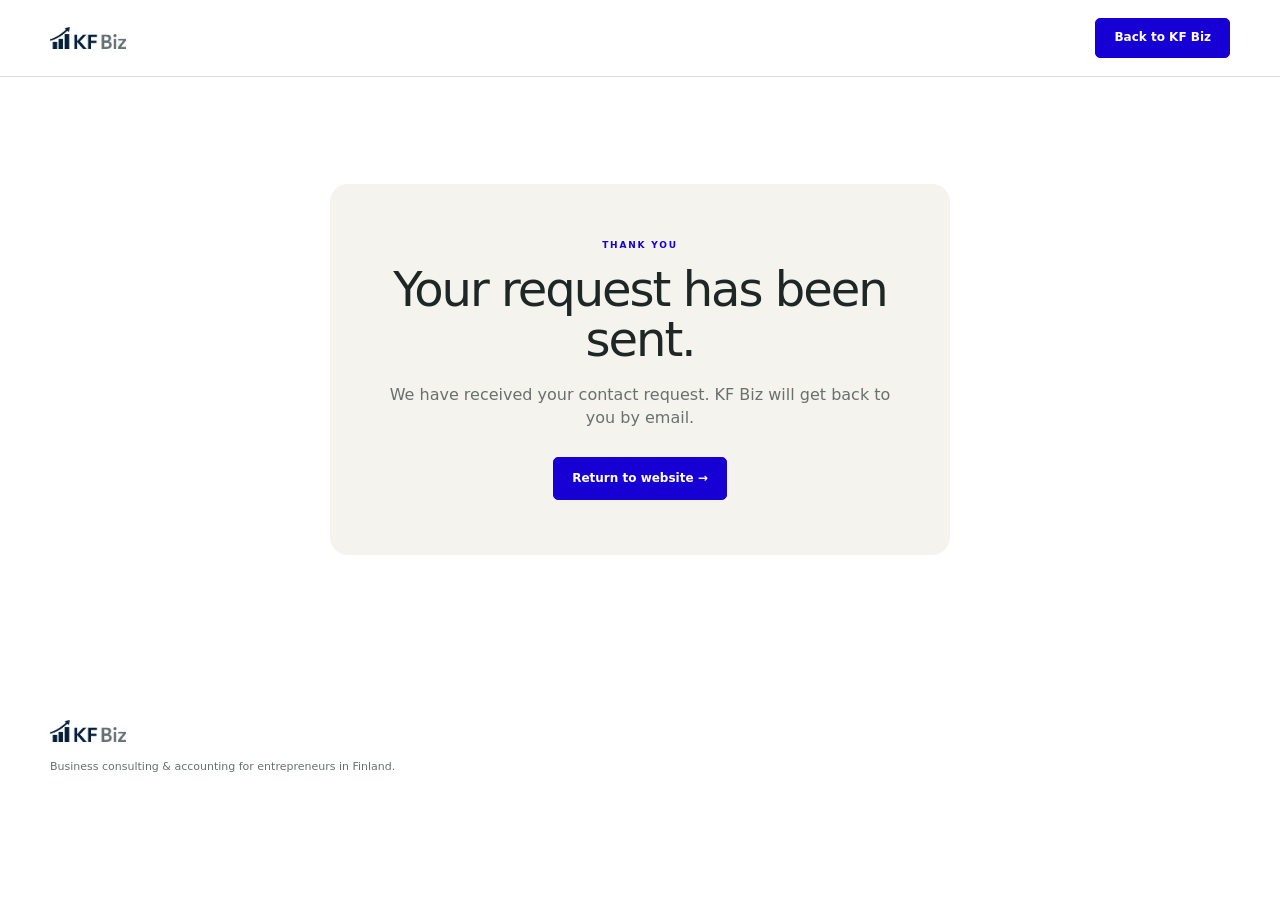
<file: thanks.html>
<!doctype html>
<html lang="en">
<head>
<meta charset="utf-8">
<meta name="viewport" content="width=device-width,initial-scale=1">
<title>Request sent — KF Biz</title>
<link rel="stylesheet" href="assets/contact.css">
 <link rel="manifest" href="/manifest.webmanifest">
<meta name="theme-color" content="#1f2937">

<link rel="icon" type="image/png" sizes="192x192" href="/icons/icon-192.png">
<link rel="apple-touch-icon" href="/icons/icon-192.png">
</head>
<body>
<header class="site-header"><div class="container nav"><a class="brand" href="index.html" aria-label="KF Biz"><img src="assets/images/kf-biz-logo.png" alt="KF Biz"></a><a class="button button-small" href="index.html">Back to KF Biz</a></div></header>
<main>
<section class="success-wrap"><div class="success-card"><p class="eyebrow">Thank you</p><h1>Your request has been sent.</h1><p>We have received your contact request. KF Biz will get back to you by email.</p><a class="button" href="index.html">Return to website →</a></div></section>
</main>
<footer><div class="container footer"><div><a class="brand" href="index.html" aria-label="KF Biz"><img src="assets/images/kf-biz-logo.png" alt="KF Biz"></a><p>Business consulting &amp; accounting for entrepreneurs in Finland.</p></div></div></footer>
<script>
if ("serviceWorker" in navigator) {
  window.addEventListener("load", () => {
    navigator.serviceWorker.register("/sw.js")
      .then((registration) => console.log("KF Biz service worker registered:", registration.scope))
      .catch((error) => console.error("KF Biz service worker registration failed:", error));
  });
}
</script>
</body>
</html>
</file>
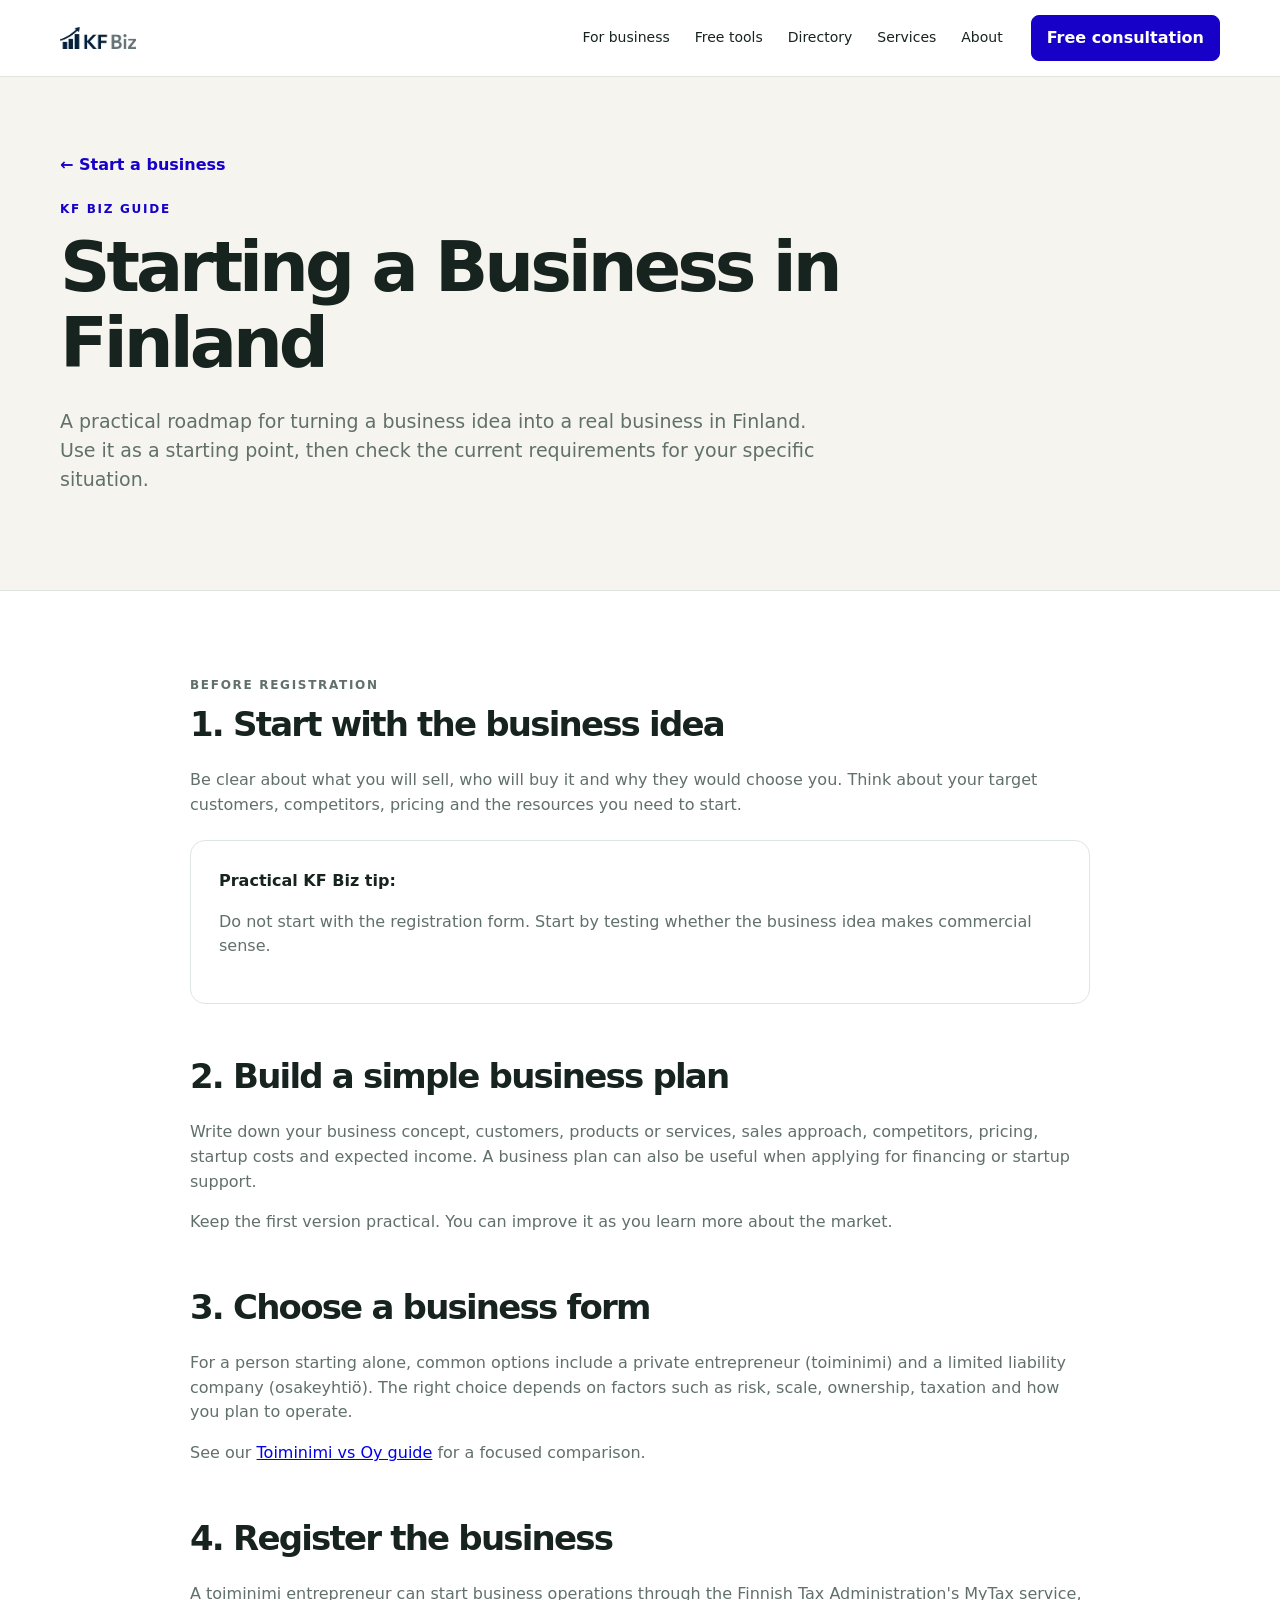
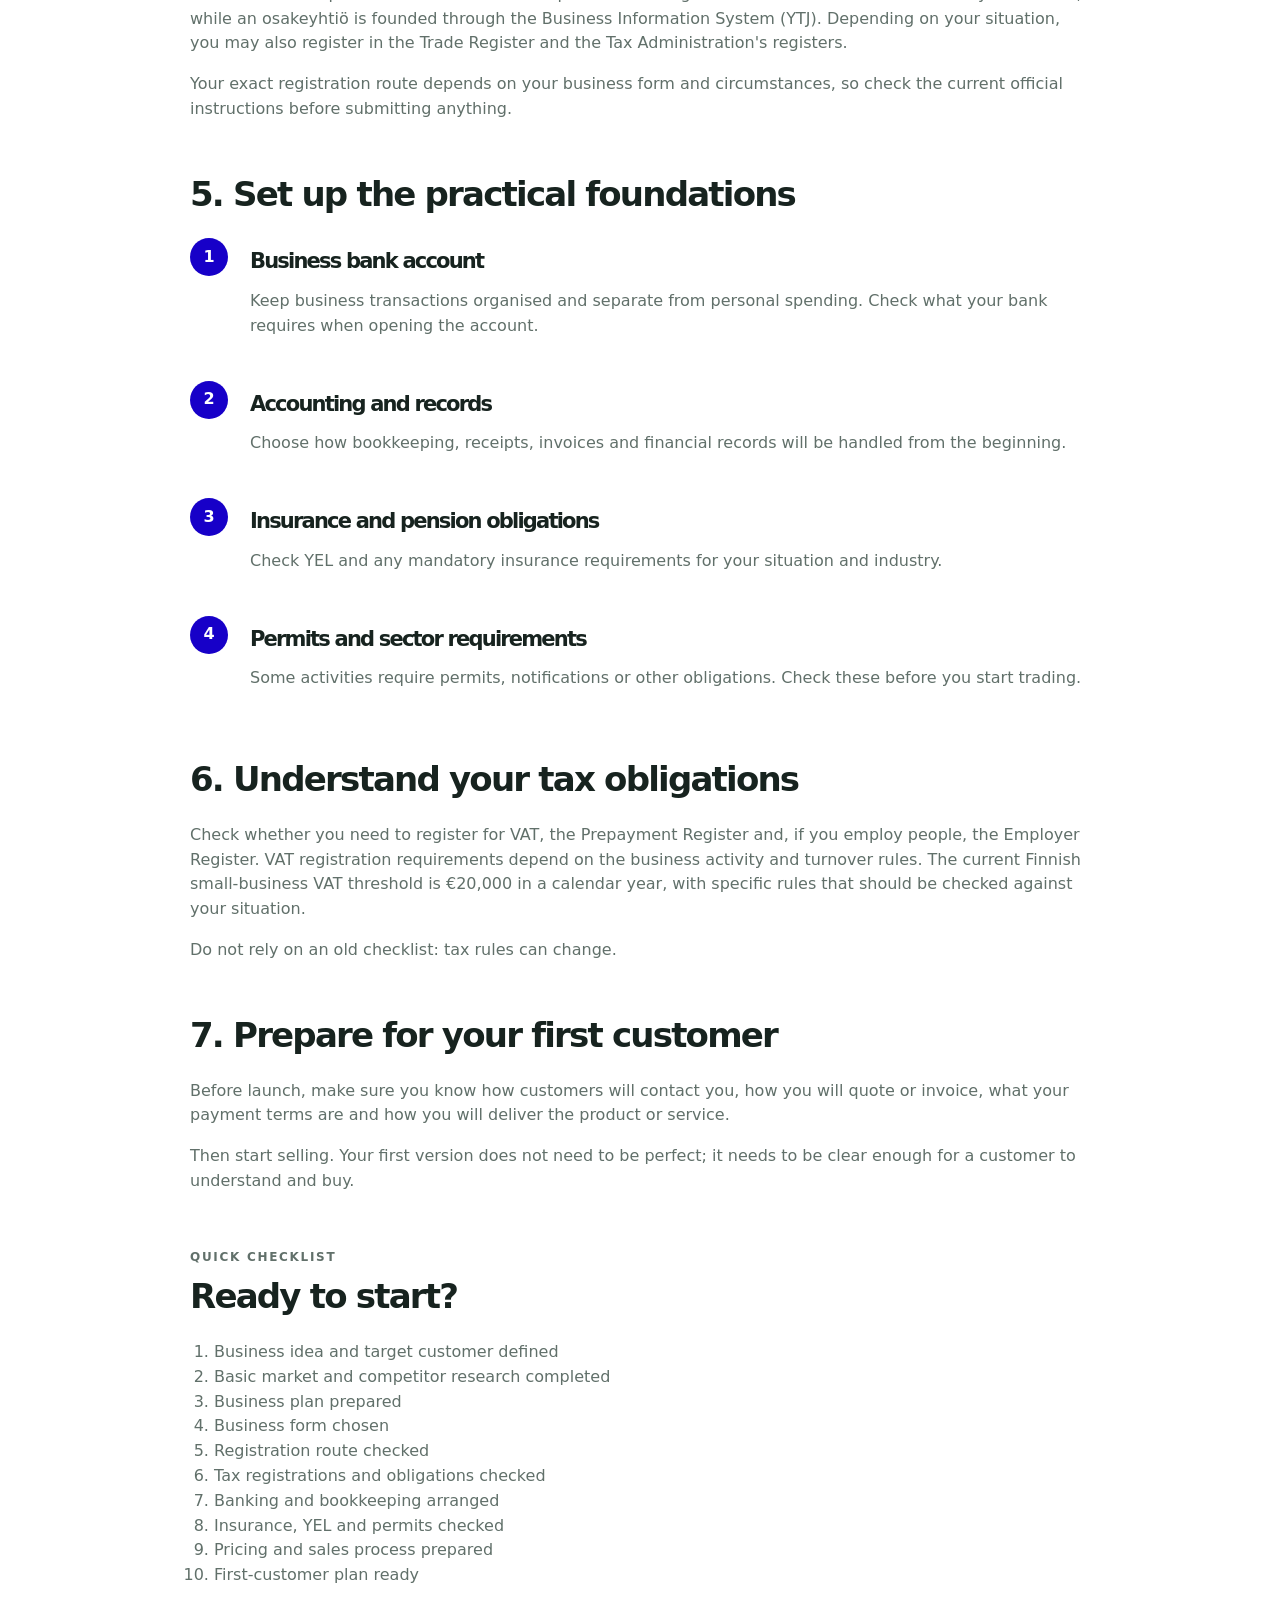
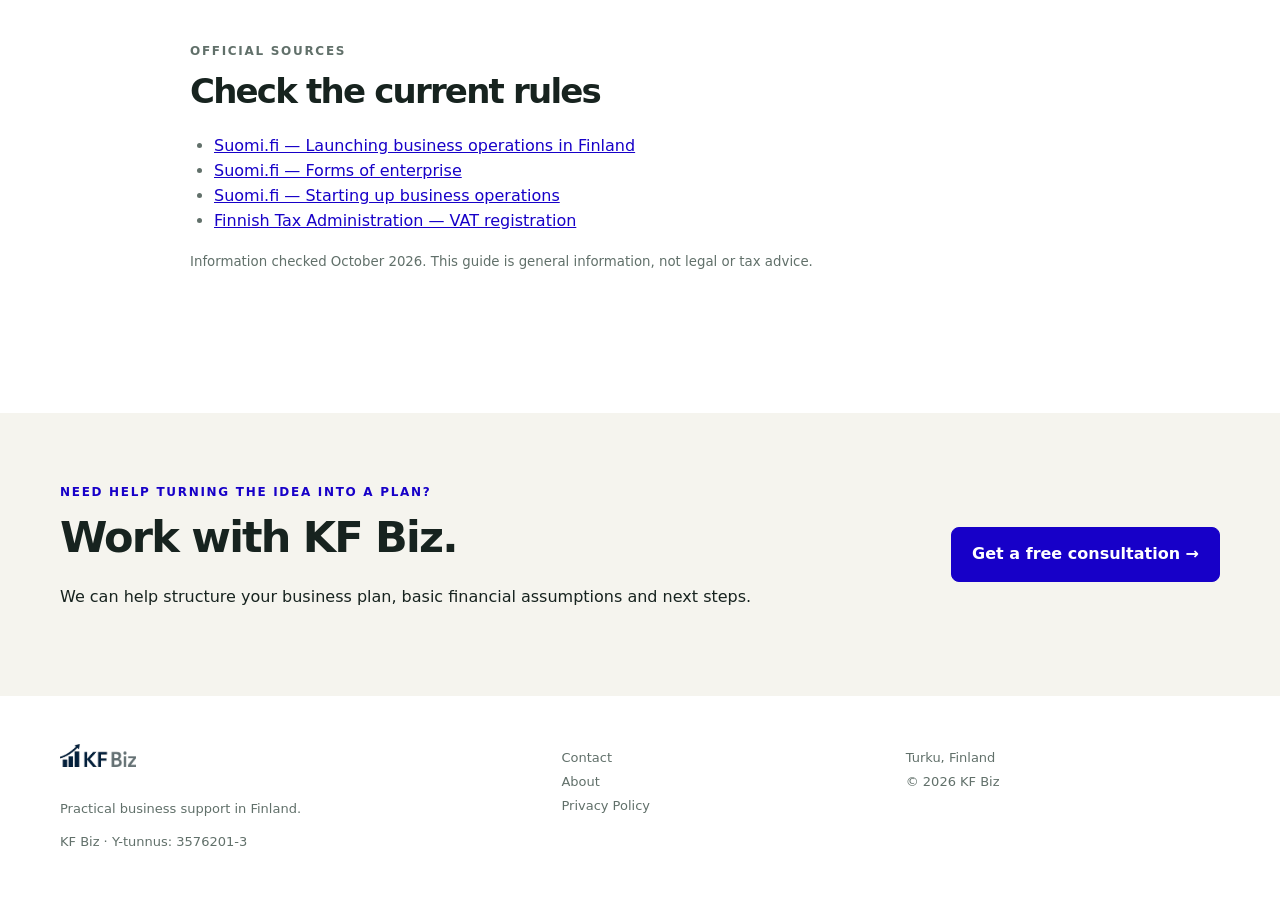
<file: guides/starting-a-business-in-finland.html>
<!doctype html>
<html lang="en">
<head>
<meta charset="utf-8"><meta name="viewport" content="width=device-width,initial-scale=1">
<title>Starting a Business in Finland — KF Biz</title>
<meta name="description" content="A practical beginner's guide to starting a business in Finland, from business idea and company form to registration, taxes and first operations.">
<link rel="stylesheet" href="../assets/styles.css"><link rel="manifest" href="/manifest.webmanifest"><meta name="theme-color" content="#1f2937">
<style>
.guide-hero{background:var(--cream);padding:76px 0}.guide-hero h1{font-size:clamp(44px,6vw,70px);max-width:850px}.guide-hero .lead{font-size:19px;color:var(--muted);max-width:780px}.guide-content{max-width:900px}.guide-section{margin-bottom:54px}.guide-section h2{font-size:34px}.guide-section p,.guide-section li{color:var(--muted)}.guide-section ul,.guide-section ol{padding-left:24px}.guide-card{border:1px solid var(--line);border-radius:15px;padding:28px;margin-top:22px;background:#fff}.step{display:grid;grid-template-columns:44px 1fr;gap:16px;margin:26px 0}.step-number{width:38px;height:38px;border-radius:50%;background:var(--accent);color:#fff;display:grid;place-items:center;font-weight:800}.source-list a{color:var(--accent)}.guide-cta{display:flex;align-items:center;justify-content:space-between;gap:30px}@media(max-width:700px){.guide-cta{display:block}.guide-cta .button{margin-top:18px}}
</style>

<link rel="icon" type="image/png" sizes="192x192" href="/icons/icon-192.png">
<link rel="apple-touch-icon" href="/icons/icon-192.png">
</head>
<body>
<header class="site-header"><div class="container nav"><a class="brand" href="../index.html" aria-label="KF Biz"><img src="../assets/images/kf-biz-logo.png" alt="KF Biz"></a><nav aria-label="Main navigation"><a href="../index.html#paths">For business</a><a href="../tools/vat-calculator.html">Free tools</a><a href="../index.html#directory">Directory</a><a href="../index.html#services">Services</a><a href="../about.html">About</a></nav><a class="button button-small" href="../contact.html">Free consultation</a></div></header>
<main>
<section class="guide-hero"><div class="container"><a href="../index.html#start" style="color:var(--accent);font-weight:750;text-decoration:none;">← Start a business</a><p class="eyebrow" style="margin-top:22px;">KF Biz guide</p><h1>Starting a Business in Finland</h1><p class="lead">A practical roadmap for turning a business idea into a real business in Finland. Use it as a starting point, then check the current requirements for your specific situation.</p></div></section>
<section class="section"><div class="container guide-content">
<div class="guide-section"><p class="eyebrow">Before registration</p><h2>1. Start with the business idea</h2><p>Be clear about what you will sell, who will buy it and why they would choose you. Think about your target customers, competitors, pricing and the resources you need to start.</p><div class="guide-card"><strong>Practical KF Biz tip:</strong><p>Do not start with the registration form. Start by testing whether the business idea makes commercial sense.</p></div></div>
<div class="guide-section"><h2>2. Build a simple business plan</h2><p>Write down your business concept, customers, products or services, sales approach, competitors, pricing, startup costs and expected income. A business plan can also be useful when applying for financing or startup support.</p><p>Keep the first version practical. You can improve it as you learn more about the market.</p></div>
<div class="guide-section"><h2>3. Choose a business form</h2><p>For a person starting alone, common options include a private entrepreneur (toiminimi) and a limited liability company (osakeyhtiö). The right choice depends on factors such as risk, scale, ownership, taxation and how you plan to operate.</p><p>See our <a href="toiminimi-vs-oy.html">Toiminimi vs Oy guide</a> for a focused comparison.</p></div>
<div class="guide-section"><h2>4. Register the business</h2><p>A toiminimi entrepreneur can start business operations through the Finnish Tax Administration's MyTax service, while an osakeyhtiö is founded through the Business Information System (YTJ). Depending on your situation, you may also register in the Trade Register and the Tax Administration's registers.</p><p>Your exact registration route depends on your business form and circumstances, so check the current official instructions before submitting anything.</p></div>
<div class="guide-section"><h2>5. Set up the practical foundations</h2><div class="step"><div class="step-number">1</div><div><h3>Business bank account</h3><p>Keep business transactions organised and separate from personal spending. Check what your bank requires when opening the account.</p></div></div><div class="step"><div class="step-number">2</div><div><h3>Accounting and records</h3><p>Choose how bookkeeping, receipts, invoices and financial records will be handled from the beginning.</p></div></div><div class="step"><div class="step-number">3</div><div><h3>Insurance and pension obligations</h3><p>Check YEL and any mandatory insurance requirements for your situation and industry.</p></div></div><div class="step"><div class="step-number">4</div><div><h3>Permits and sector requirements</h3><p>Some activities require permits, notifications or other obligations. Check these before you start trading.</p></div></div></div>
<div class="guide-section"><h2>6. Understand your tax obligations</h2><p>Check whether you need to register for VAT, the Prepayment Register and, if you employ people, the Employer Register. VAT registration requirements depend on the business activity and turnover rules. The current Finnish small-business VAT threshold is €20,000 in a calendar year, with specific rules that should be checked against your situation.</p><p>Do not rely on an old checklist: tax rules can change.</p></div>
<div class="guide-section"><h2>7. Prepare for your first customer</h2><p>Before launch, make sure you know how customers will contact you, how you will quote or invoice, what your payment terms are and how you will deliver the product or service.</p><p>Then start selling. Your first version does not need to be perfect; it needs to be clear enough for a customer to understand and buy.</p></div>
<div class="guide-section"><p class="eyebrow">Quick checklist</p><h2>Ready to start?</h2><ol><li>Business idea and target customer defined</li><li>Basic market and competitor research completed</li><li>Business plan prepared</li><li>Business form chosen</li><li>Registration route checked</li><li>Tax registrations and obligations checked</li><li>Banking and bookkeeping arranged</li><li>Insurance, YEL and permits checked</li><li>Pricing and sales process prepared</li><li>First-customer plan ready</li></ol></div>
<div class="guide-section"><p class="eyebrow">Official sources</p><h2>Check the current rules</h2><ul class="source-list"><li><a href="https://www.suomi.fi/company/starting-a-business/establishing-a-company-in-finland">Suomi.fi — Launching business operations in Finland</a></li><li><a href="https://www.suomi.fi/company/starting-a-business/forms-of-enterprise">Suomi.fi — Forms of enterprise</a></li><li><a href="https://www.suomi.fi/services/starting-up-business-operations-finnish-tax-administration/5c00e29b-6df9-4164-a5a2-3a32c6c03237">Suomi.fi — Starting up business operations</a></li><li><a href="https://www.vero.fi/en/businesses-and-corporations/taxes-and-charges/vat/how-to-register-for-vat/">Finnish Tax Administration — VAT registration</a></li></ul><p><small>Information checked October 2026. This guide is general information, not legal or tax advice.</small></p></div>
</div></section>
<section class="cta-section"><div class="container guide-cta"><div><p class="eyebrow">Need help turning the idea into a plan?</p><h2>Work with KF Biz.</h2><p>We can help structure your business plan, basic financial assumptions and next steps.</p></div><a class="button" href="../contact.html">Get a free consultation →</a></div></section>
</main>
<footer><div class="container footer"><div><a class="brand" href="../index.html"><img src="../assets/images/kf-biz-logo.png" alt="KF Biz"></a><p>Practical business support in Finland.</p><span>KF Biz · Y-tunnus: 3576201-3</span></div><div><a href="../contact.html">Contact</a><a href="../about.html">About</a><a href="../privacy.html">Privacy Policy</a></div><div><span>Turku, Finland</span><span>© 2026 KF Biz</span></div></div></footer>
</body></html>
</file>
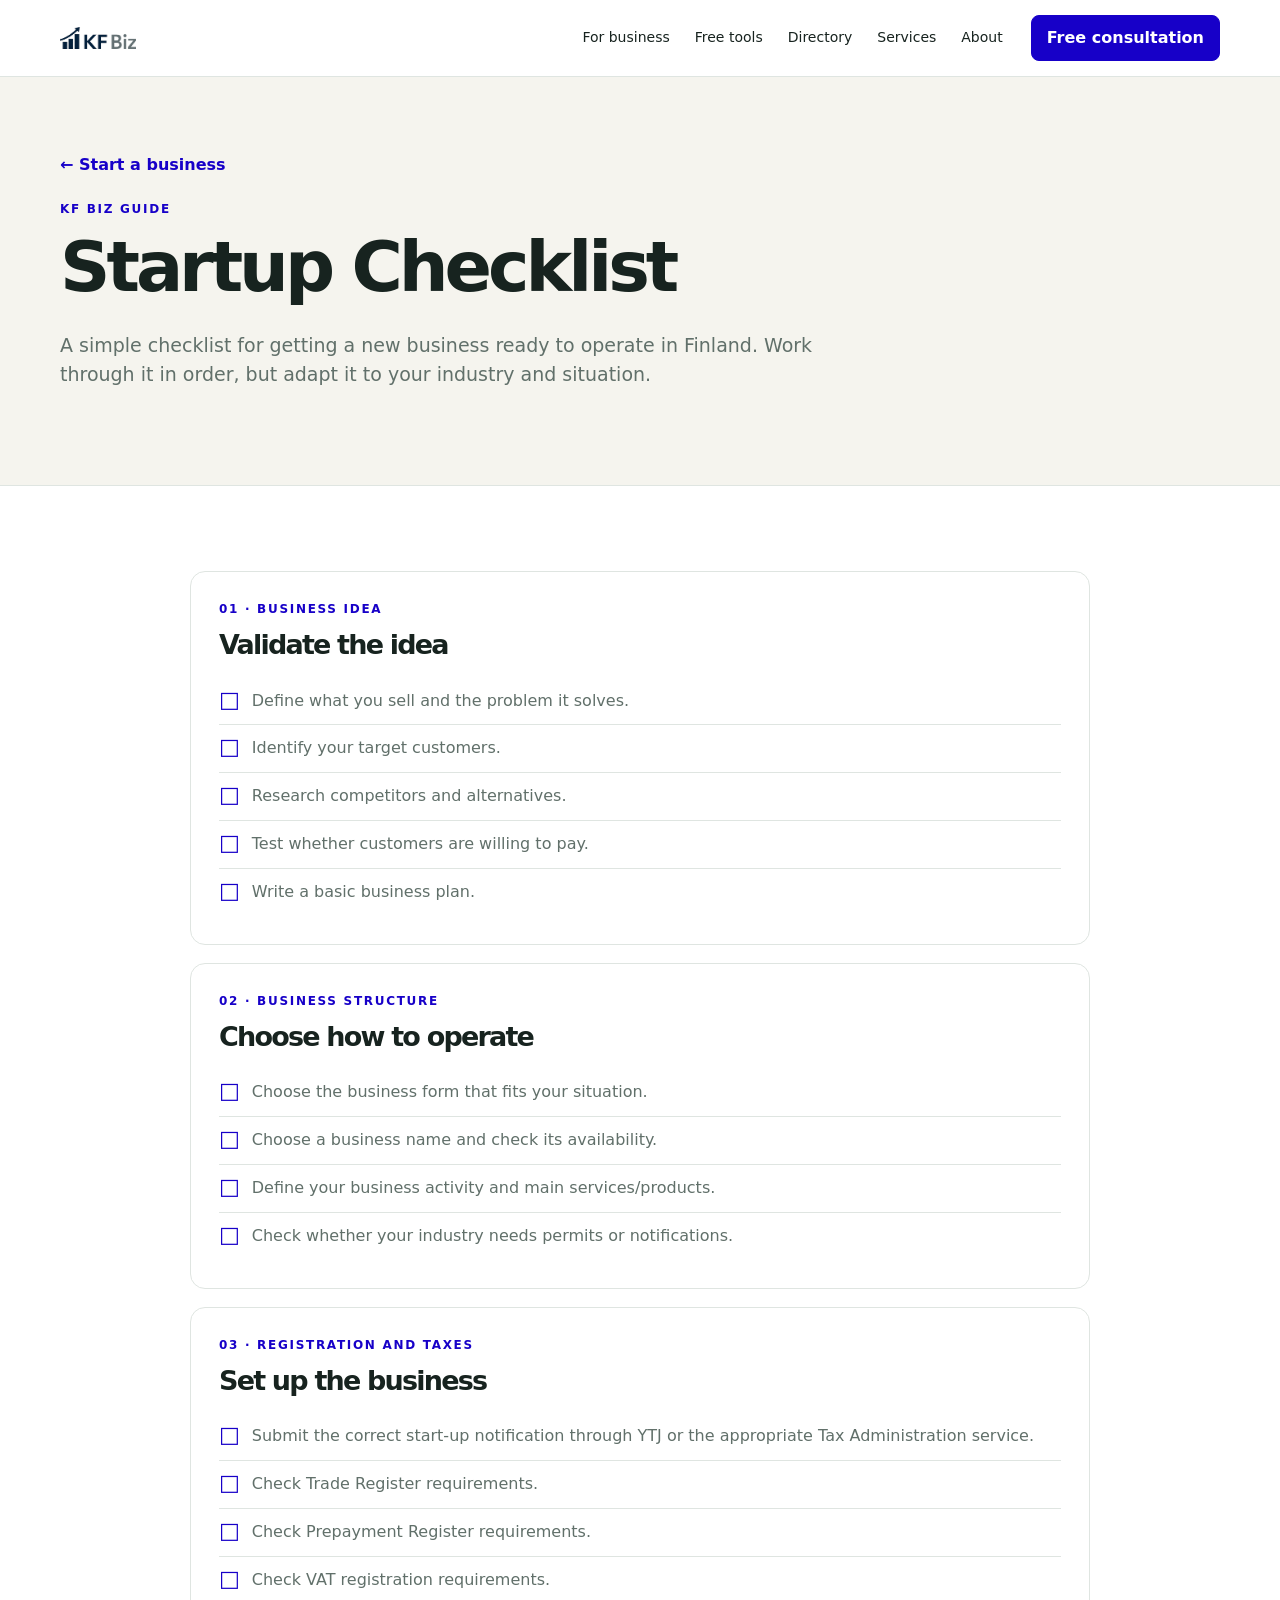
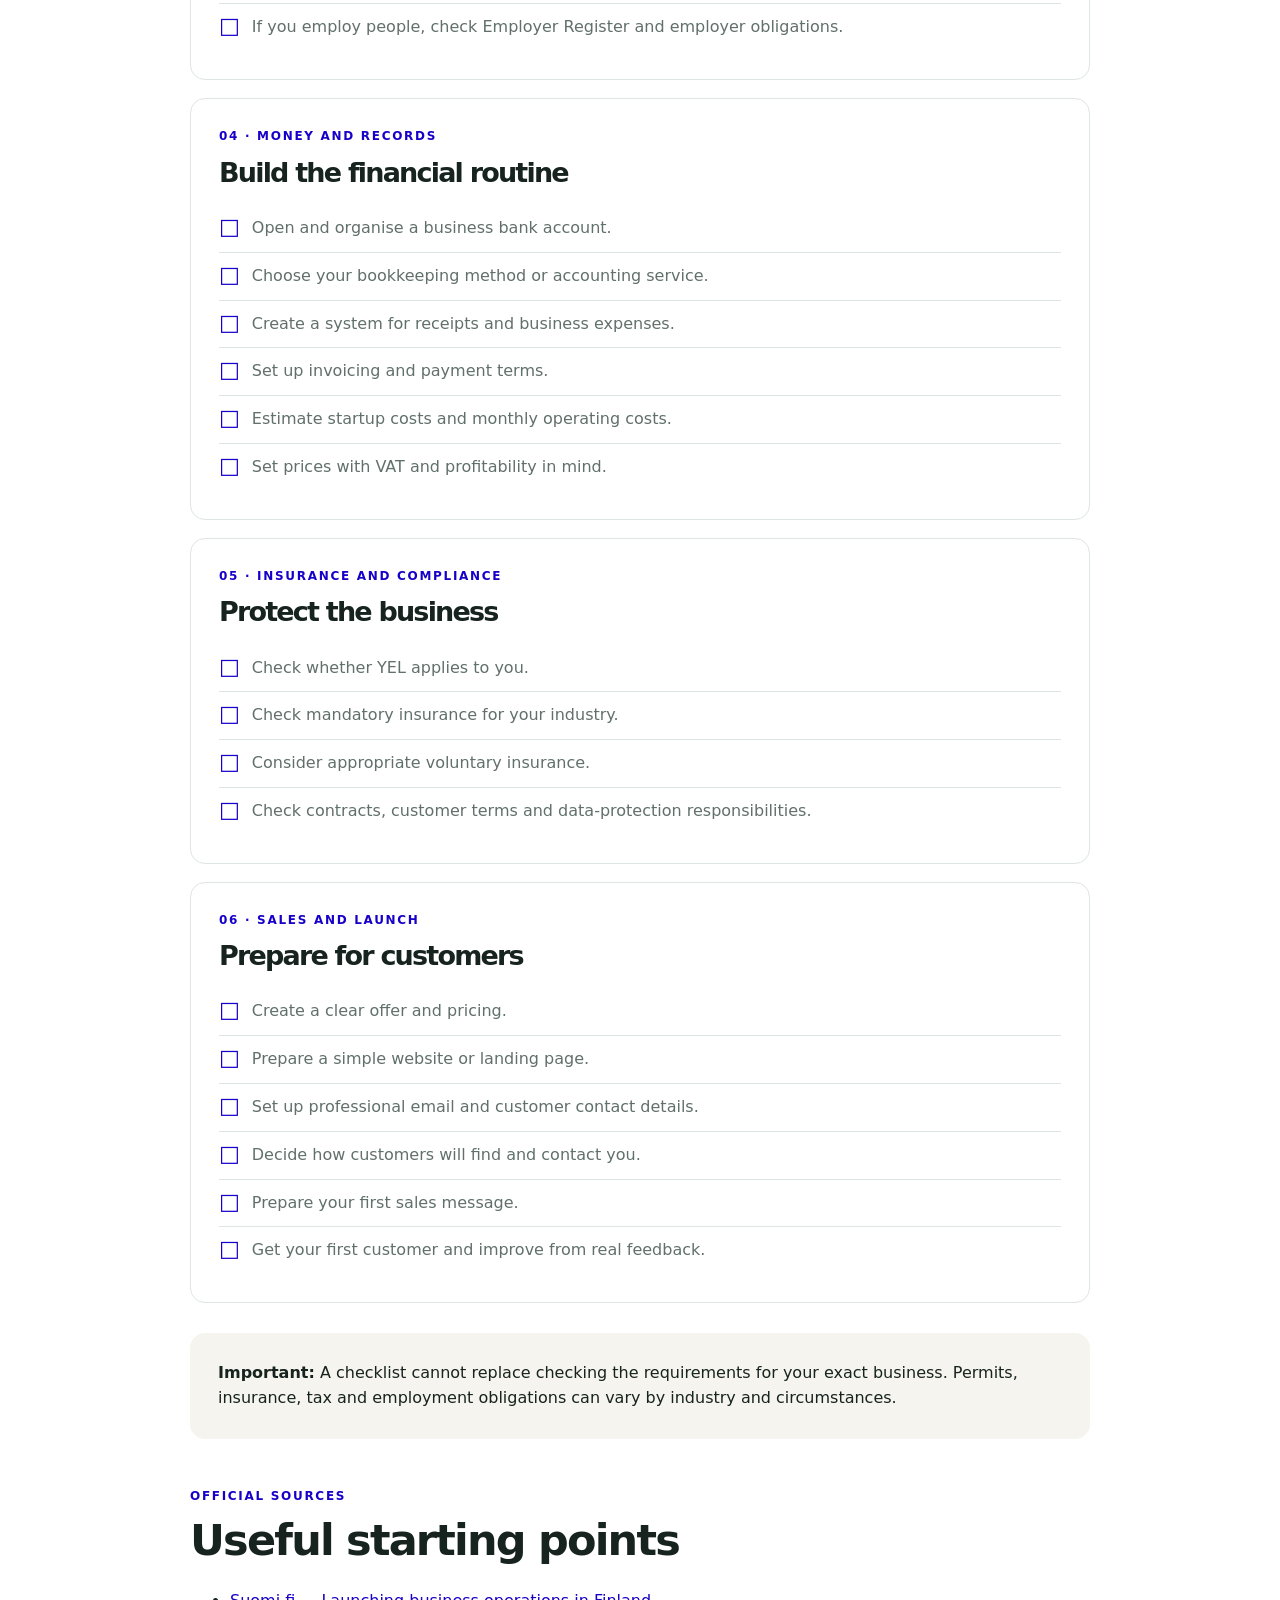
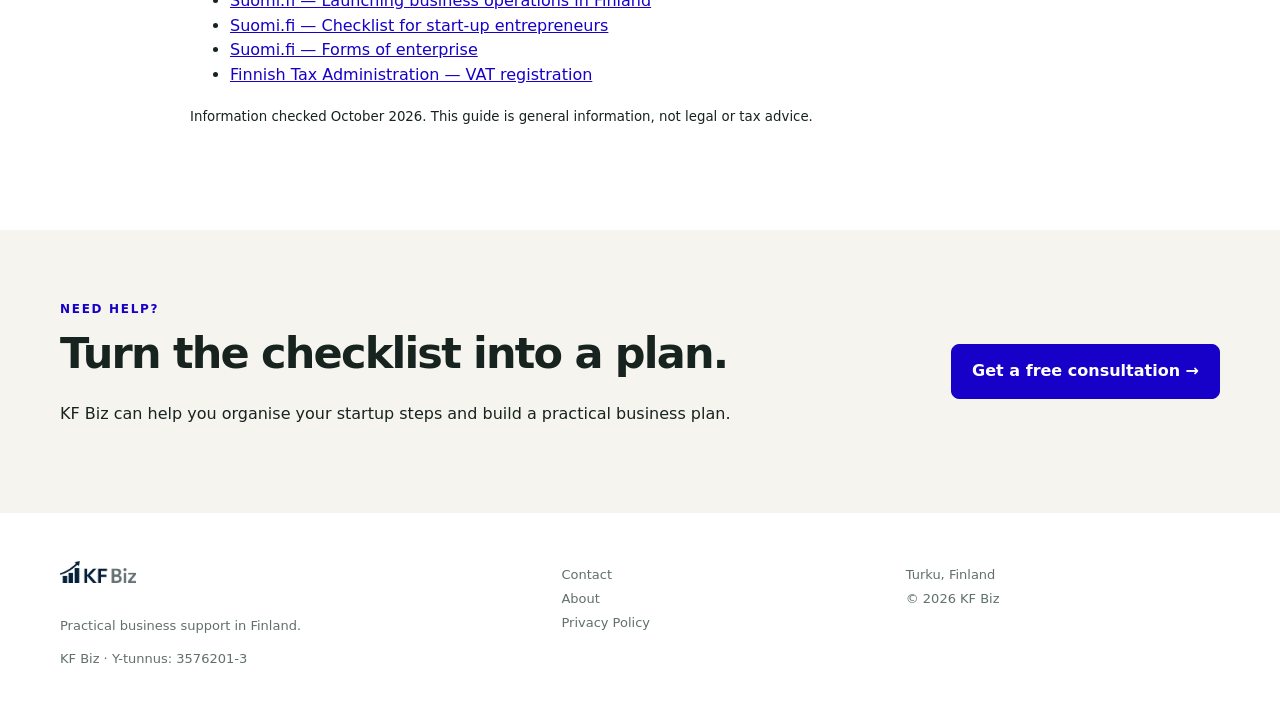
<file: guides/startup-checklist.html>
<!doctype html>
<html lang="en">
<head>
<meta charset="utf-8"><meta name="viewport" content="width=device-width,initial-scale=1">
<title>Startup Checklist — KF Biz</title>
<meta name="description" content="A practical startup checklist for launching a small business in Finland.">
<link rel="stylesheet" href="../assets/styles.css"><link rel="manifest" href="/manifest.webmanifest"><meta name="theme-color" content="#1f2937">
<style>
.guide-hero{background:var(--cream);padding:76px 0}.guide-hero h1{font-size:clamp(44px,6vw,70px);max-width:850px}.guide-hero .lead{font-size:19px;color:var(--muted);max-width:780px}.checklist{max-width:900px}.check-section{border:1px solid var(--line);border-radius:15px;padding:28px;margin-bottom:18px;background:#fff}.check-section h2{font-size:27px;margin-bottom:18px}.check-item{display:flex;gap:12px;padding:11px 0;border-top:1px solid var(--line);color:var(--muted)}.check-item:first-of-type{border-top:0}.check-item::before{content:"□";font-size:22px;line-height:1;color:var(--accent);font-weight:700}.guide-note{background:var(--cream);padding:28px;border-radius:15px;margin-top:30px}.source-list a{color:var(--accent)}.guide-cta{display:flex;align-items:center;justify-content:space-between;gap:30px}@media(max-width:700px){.guide-cta{display:block}.guide-cta .button{margin-top:18px}}
</style>

<link rel="icon" type="image/png" sizes="192x192" href="/icons/icon-192.png">
<link rel="apple-touch-icon" href="/icons/icon-192.png">
</head>
<body>
<header class="site-header"><div class="container nav"><a class="brand" href="../index.html" aria-label="KF Biz"><img src="../assets/images/kf-biz-logo.png" alt="KF Biz"></a><nav aria-label="Main navigation"><a href="../index.html#paths">For business</a><a href="../tools/vat-calculator.html">Free tools</a><a href="../index.html#directory">Directory</a><a href="../index.html#services">Services</a><a href="../about.html">About</a></nav><a class="button button-small" href="../contact.html">Free consultation</a></div></header>
<main>
<section class="guide-hero"><div class="container"><a href="../index.html#start" style="color:var(--accent);font-weight:750;text-decoration:none;">← Start a business</a><p class="eyebrow" style="margin-top:22px;">KF Biz guide</p><h1>Startup Checklist</h1><p class="lead">A simple checklist for getting a new business ready to operate in Finland. Work through it in order, but adapt it to your industry and situation.</p></div></section>
<section class="section"><div class="container checklist">
<div class="check-section"><p class="eyebrow">01 · Business idea</p><h2>Validate the idea</h2><div class="check-item">Define what you sell and the problem it solves.</div><div class="check-item">Identify your target customers.</div><div class="check-item">Research competitors and alternatives.</div><div class="check-item">Test whether customers are willing to pay.</div><div class="check-item">Write a basic business plan.</div></div>
<div class="check-section"><p class="eyebrow">02 · Business structure</p><h2>Choose how to operate</h2><div class="check-item">Choose the business form that fits your situation.</div><div class="check-item">Choose a business name and check its availability.</div><div class="check-item">Define your business activity and main services/products.</div><div class="check-item">Check whether your industry needs permits or notifications.</div></div>
<div class="check-section"><p class="eyebrow">03 · Registration and taxes</p><h2>Set up the business</h2><div class="check-item">Submit the correct start-up notification through YTJ or the appropriate Tax Administration service.</div><div class="check-item">Check Trade Register requirements.</div><div class="check-item">Check Prepayment Register requirements.</div><div class="check-item">Check VAT registration requirements.</div><div class="check-item">If you employ people, check Employer Register and employer obligations.</div></div>
<div class="check-section"><p class="eyebrow">04 · Money and records</p><h2>Build the financial routine</h2><div class="check-item">Open and organise a business bank account.</div><div class="check-item">Choose your bookkeeping method or accounting service.</div><div class="check-item">Create a system for receipts and business expenses.</div><div class="check-item">Set up invoicing and payment terms.</div><div class="check-item">Estimate startup costs and monthly operating costs.</div><div class="check-item">Set prices with VAT and profitability in mind.</div></div>
<div class="check-section"><p class="eyebrow">05 · Insurance and compliance</p><h2>Protect the business</h2><div class="check-item">Check whether YEL applies to you.</div><div class="check-item">Check mandatory insurance for your industry.</div><div class="check-item">Consider appropriate voluntary insurance.</div><div class="check-item">Check contracts, customer terms and data-protection responsibilities.</div></div>
<div class="check-section"><p class="eyebrow">06 · Sales and launch</p><h2>Prepare for customers</h2><div class="check-item">Create a clear offer and pricing.</div><div class="check-item">Prepare a simple website or landing page.</div><div class="check-item">Set up professional email and customer contact details.</div><div class="check-item">Decide how customers will find and contact you.</div><div class="check-item">Prepare your first sales message.</div><div class="check-item">Get your first customer and improve from real feedback.</div></div>
<div class="guide-note"><strong>Important:</strong> A checklist cannot replace checking the requirements for your exact business. Permits, insurance, tax and employment obligations can vary by industry and circumstances.</div>
<div style="margin-top:48px;"><p class="eyebrow">Official sources</p><h2>Useful starting points</h2><ul class="source-list"><li><a href="https://www.suomi.fi/company/starting-a-business/establishing-a-company-in-finland">Suomi.fi — Launching business operations in Finland</a></li><li><a href="https://www.suomi.fi/citizen/work-unemployment-and-finances/starting-a-business/guide/could-i-be-an-entrepreneur/checklist-for-start-up-entrepreneurs">Suomi.fi — Checklist for start-up entrepreneurs</a></li><li><a href="https://www.suomi.fi/company/starting-a-business/forms-of-enterprise">Suomi.fi — Forms of enterprise</a></li><li><a href="https://www.vero.fi/en/businesses-and-corporations/taxes-and-charges/vat/how-to-register-for-vat/">Finnish Tax Administration — VAT registration</a></li></ul><p><small>Information checked October 2026. This guide is general information, not legal or tax advice.</small></p></div>
</div></section>
<section class="cta-section"><div class="container guide-cta"><div><p class="eyebrow">Need help?</p><h2>Turn the checklist into a plan.</h2><p>KF Biz can help you organise your startup steps and build a practical business plan.</p></div><a class="button" href="../contact.html">Get a free consultation →</a></div></section>
</main>
<footer><div class="container footer"><div><a class="brand" href="../index.html"><img src="../assets/images/kf-biz-logo.png" alt="KF Biz"></a><p>Practical business support in Finland.</p><span>KF Biz · Y-tunnus: 3576201-3</span></div><div><a href="../contact.html">Contact</a><a href="../about.html">About</a><a href="../privacy.html">Privacy Policy</a></div><div><span>Turku, Finland</span><span>© 2026 KF Biz</span></div></div></footer>
</body></html>
</file>
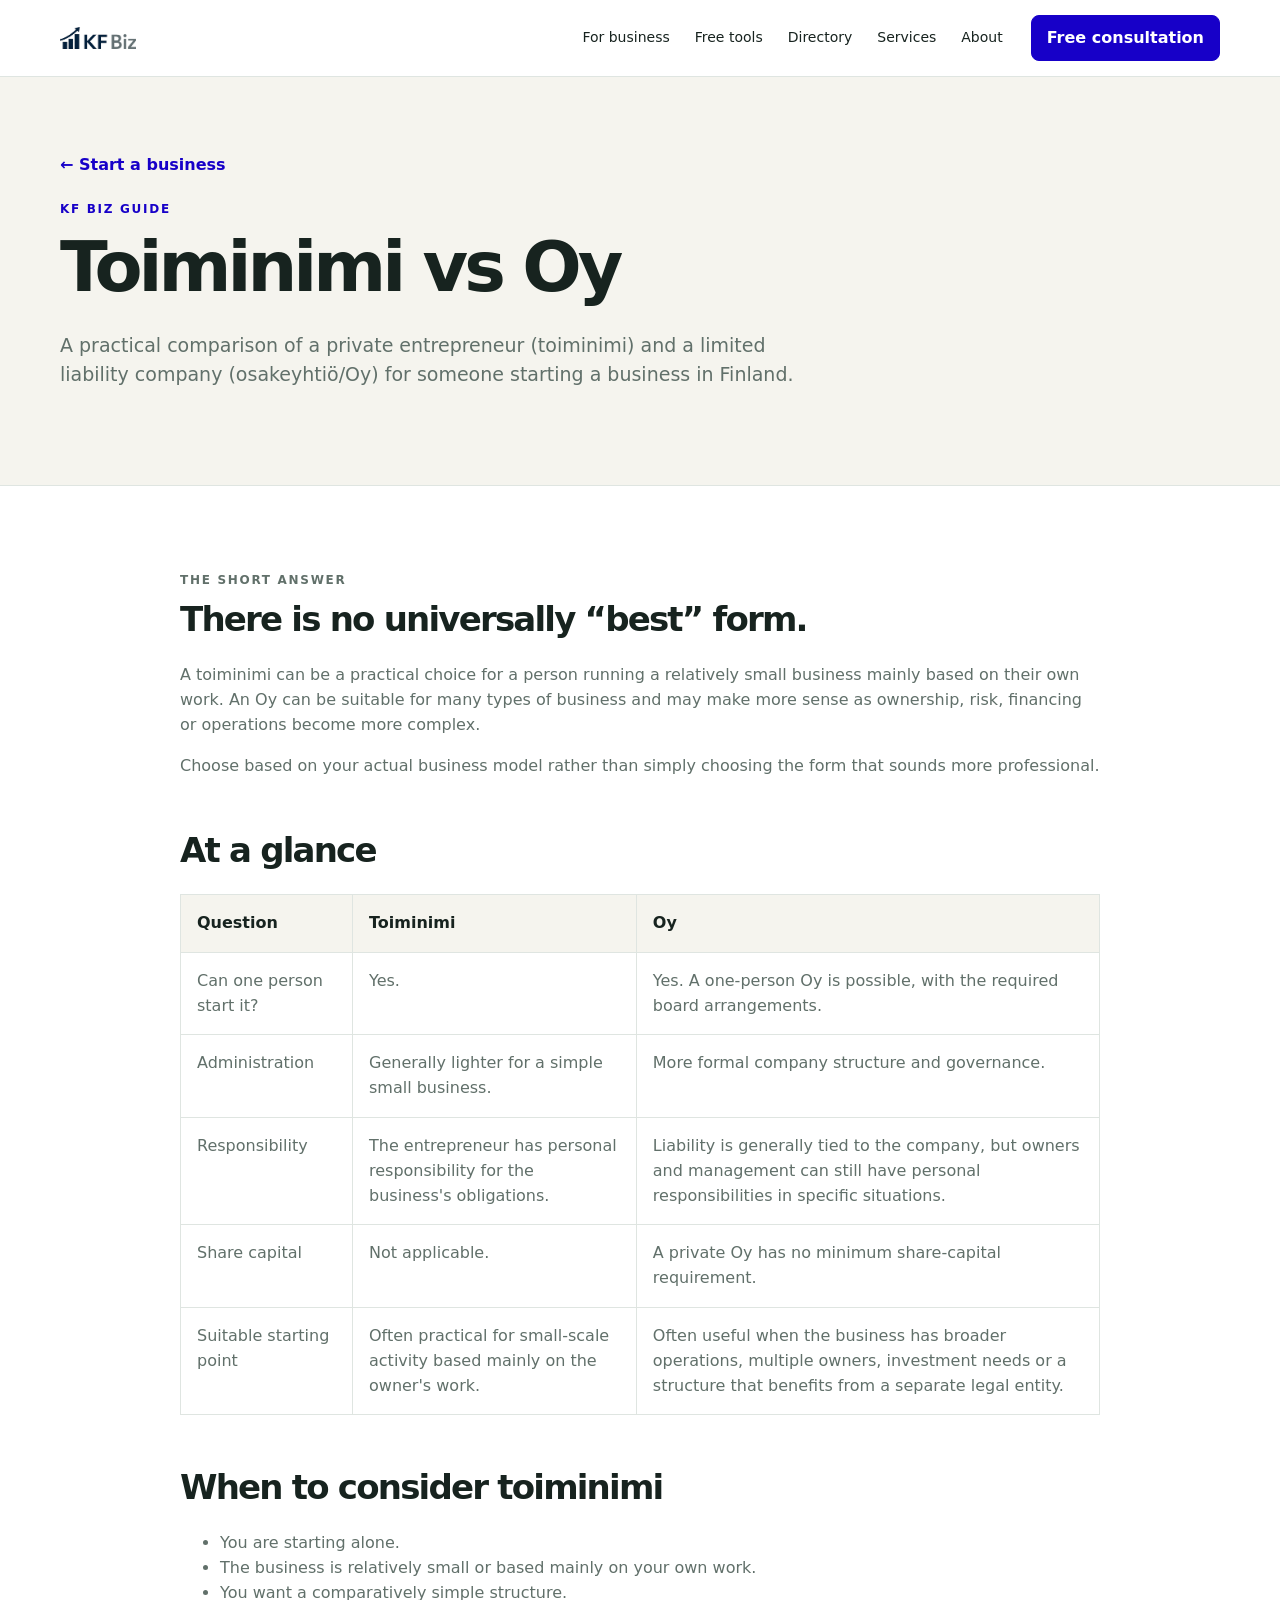
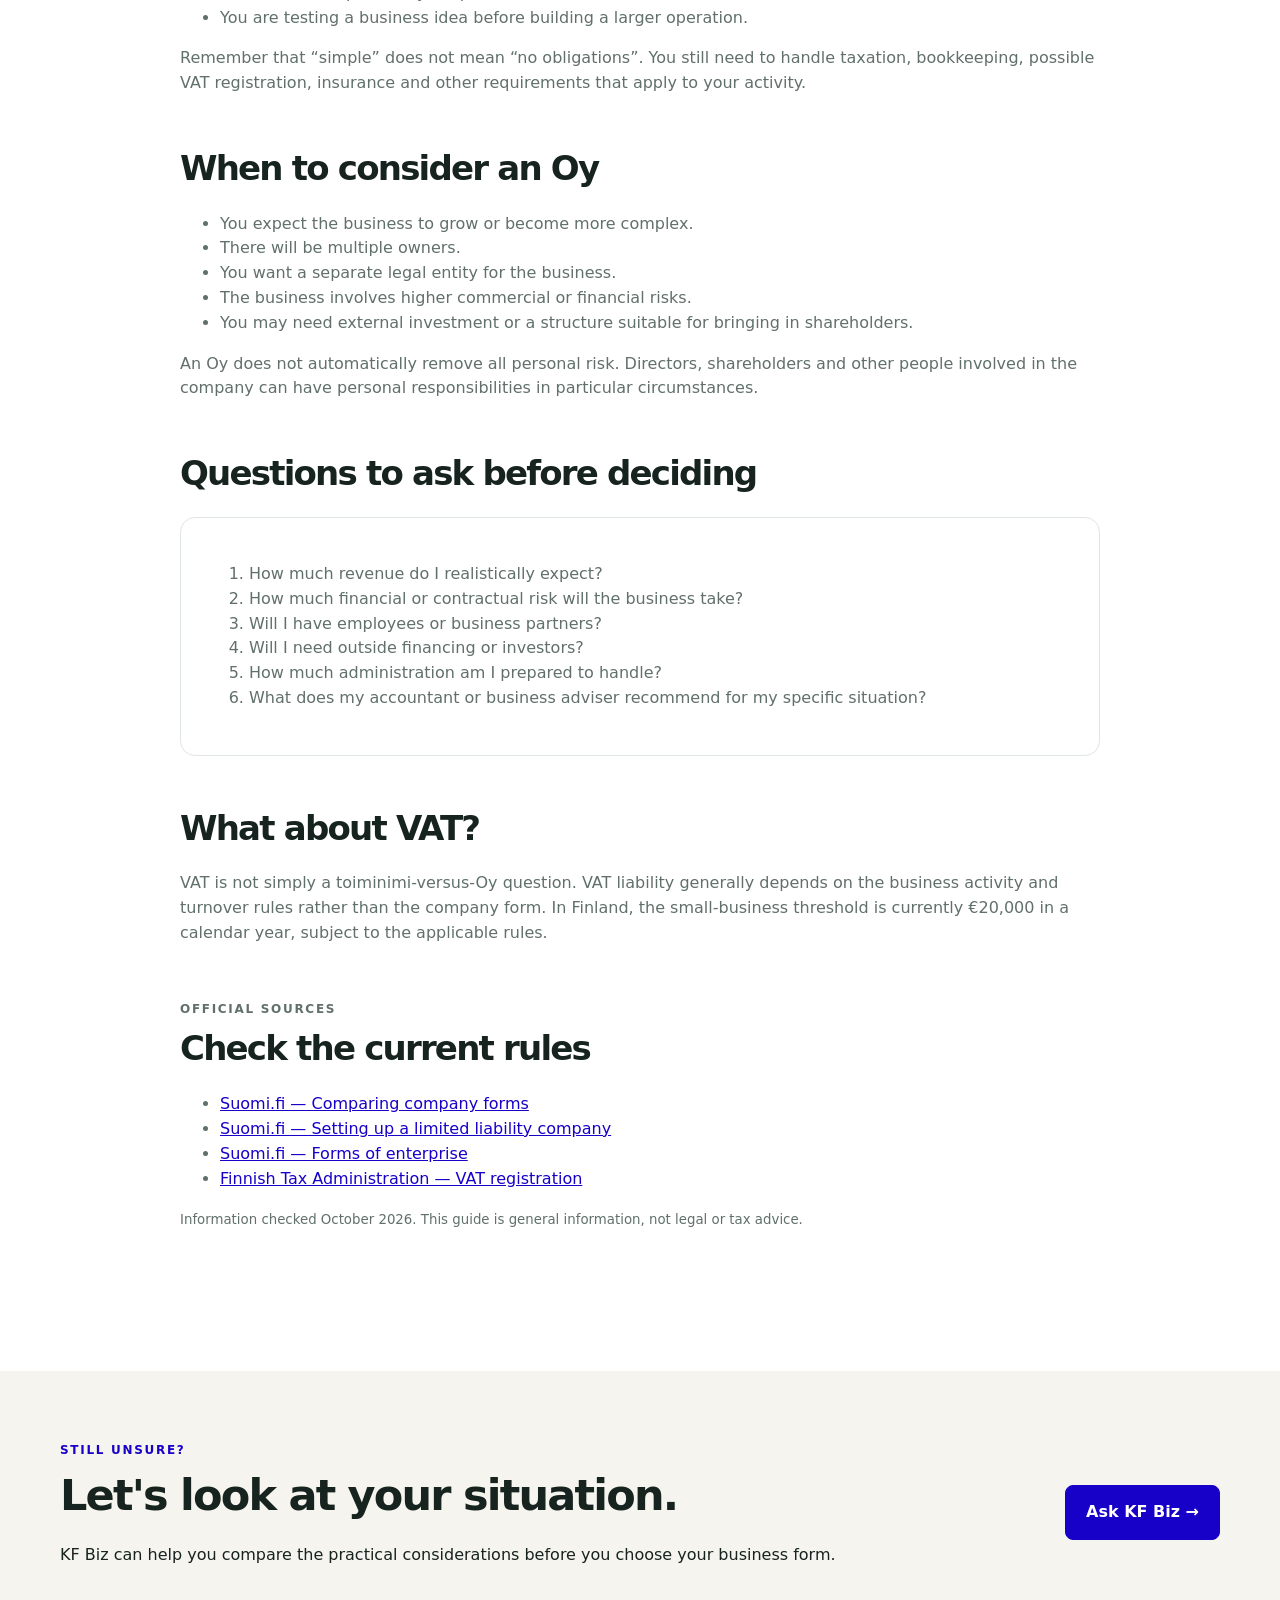
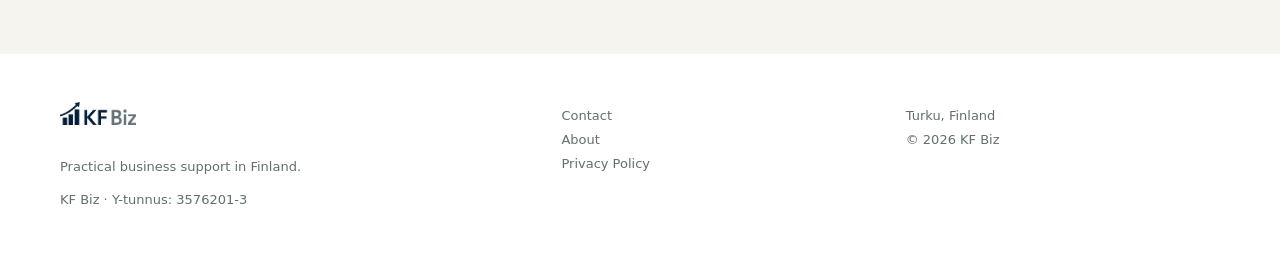
<file: guides/toiminimi-vs-oy.html>
<!doctype html>
<html lang="en">
<head>
<meta charset="utf-8"><meta name="viewport" content="width=device-width,initial-scale=1">
<title>Toiminimi vs Oy — Which Business Form? — KF Biz</title>
<meta name="description" content="A practical comparison of toiminimi and osakeyhtiö (Oy) in Finland for people deciding how to structure a new business.">
<link rel="stylesheet" href="../assets/styles.css"><link rel="manifest" href="/manifest.webmanifest"><meta name="theme-color" content="#1f2937">
<style>
.guide-hero{background:var(--cream);padding:76px 0}.guide-hero h1{font-size:clamp(44px,6vw,70px);max-width:850px}.guide-hero .lead{font-size:19px;color:var(--muted);max-width:780px}.guide-content{max-width:920px}.guide-section{margin-bottom:54px}.guide-section h2{font-size:34px}.guide-section p,.guide-section li{color:var(--muted)}.comparison{width:100%;border-collapse:collapse;margin:25px 0}.comparison th,.comparison td{border:1px solid var(--line);padding:16px;text-align:left;vertical-align:top}.comparison th{background:var(--cream);color:var(--ink)}.comparison td{color:var(--muted)}.guide-card{border:1px solid var(--line);border-radius:15px;padding:28px;margin-top:22px;background:#fff}.source-list a{color:var(--accent)}.guide-cta{display:flex;align-items:center;justify-content:space-between;gap:30px}@media(max-width:700px){.comparison{font-size:14px}.comparison th,.comparison td{padding:11px}.guide-cta{display:block}.guide-cta .button{margin-top:18px}}
</style>

<link rel="icon" type="image/png" sizes="192x192" href="/icons/icon-192.png">
<link rel="apple-touch-icon" href="/icons/icon-192.png">
</head>
<body>
<header class="site-header"><div class="container nav"><a class="brand" href="../index.html" aria-label="KF Biz"><img src="../assets/images/kf-biz-logo.png" alt="KF Biz"></a><nav aria-label="Main navigation"><a href="../index.html#paths">For business</a><a href="../tools/vat-calculator.html">Free tools</a><a href="../index.html#directory">Directory</a><a href="../index.html#services">Services</a><a href="../about.html">About</a></nav><a class="button button-small" href="../contact.html">Free consultation</a></div></header>
<main>
<section class="guide-hero"><div class="container"><a href="../index.html#start" style="color:var(--accent);font-weight:750;text-decoration:none;">← Start a business</a><p class="eyebrow" style="margin-top:22px;">KF Biz guide</p><h1>Toiminimi vs Oy</h1><p class="lead">A practical comparison of a private entrepreneur (toiminimi) and a limited liability company (osakeyhtiö/Oy) for someone starting a business in Finland.</p></div></section>
<section class="section"><div class="container guide-content">
<div class="guide-section"><p class="eyebrow">The short answer</p><h2>There is no universally “best” form.</h2><p>A toiminimi can be a practical choice for a person running a relatively small business mainly based on their own work. An Oy can be suitable for many types of business and may make more sense as ownership, risk, financing or operations become more complex.</p><p>Choose based on your actual business model rather than simply choosing the form that sounds more professional.</p></div>
<div class="guide-section"><h2>At a glance</h2><table class="comparison"><thead><tr><th>Question</th><th>Toiminimi</th><th>Oy</th></tr></thead><tbody><tr><td>Can one person start it?</td><td>Yes.</td><td>Yes. A one-person Oy is possible, with the required board arrangements.</td></tr><tr><td>Administration</td><td>Generally lighter for a simple small business.</td><td>More formal company structure and governance.</td></tr><tr><td>Responsibility</td><td>The entrepreneur has personal responsibility for the business's obligations.</td><td>Liability is generally tied to the company, but owners and management can still have personal responsibilities in specific situations.</td></tr><tr><td>Share capital</td><td>Not applicable.</td><td>A private Oy has no minimum share-capital requirement.</td></tr><tr><td>Suitable starting point</td><td>Often practical for small-scale activity based mainly on the owner's work.</td><td>Often useful when the business has broader operations, multiple owners, investment needs or a structure that benefits from a separate legal entity.</td></tr></tbody></table></div>
<div class="guide-section"><h2>When to consider toiminimi</h2><ul><li>You are starting alone.</li><li>The business is relatively small or based mainly on your own work.</li><li>You want a comparatively simple structure.</li><li>You are testing a business idea before building a larger operation.</li></ul><p>Remember that “simple” does not mean “no obligations”. You still need to handle taxation, bookkeeping, possible VAT registration, insurance and other requirements that apply to your activity.</p></div>
<div class="guide-section"><h2>When to consider an Oy</h2><ul><li>You expect the business to grow or become more complex.</li><li>There will be multiple owners.</li><li>You want a separate legal entity for the business.</li><li>The business involves higher commercial or financial risks.</li><li>You may need external investment or a structure suitable for bringing in shareholders.</li></ul><p>An Oy does not automatically remove all personal risk. Directors, shareholders and other people involved in the company can have personal responsibilities in particular circumstances.</p></div>
<div class="guide-section"><h2>Questions to ask before deciding</h2><div class="guide-card"><ol><li>How much revenue do I realistically expect?</li><li>How much financial or contractual risk will the business take?</li><li>Will I have employees or business partners?</li><li>Will I need outside financing or investors?</li><li>How much administration am I prepared to handle?</li><li>What does my accountant or business adviser recommend for my specific situation?</li></ol></div></div>
<div class="guide-section"><h2>What about VAT?</h2><p>VAT is not simply a toiminimi-versus-Oy question. VAT liability generally depends on the business activity and turnover rules rather than the company form. In Finland, the small-business threshold is currently €20,000 in a calendar year, subject to the applicable rules.</p></div>
<div class="guide-section"><p class="eyebrow">Official sources</p><h2>Check the current rules</h2><ul class="source-list"><li><a href="https://www.suomi.fi/company/starting-a-business/forms-of-enterprise/guide/choosing-the-form-of-business/comparing-company-forms">Suomi.fi — Comparing company forms</a></li><li><a href="https://www.suomi.fi/company/starting-a-business/forms-of-enterprise/guide/limited-liability-company/setting-up-limited-liability-company">Suomi.fi — Setting up a limited liability company</a></li><li><a href="https://www.suomi.fi/company/starting-a-business/forms-of-enterprise">Suomi.fi — Forms of enterprise</a></li><li><a href="https://www.vero.fi/en/businesses-and-corporations/taxes-and-charges/vat/how-to-register-for-vat/">Finnish Tax Administration — VAT registration</a></li></ul><p><small>Information checked October 2026. This guide is general information, not legal or tax advice.</small></p></div>
</div></section>
<section class="cta-section"><div class="container guide-cta"><div><p class="eyebrow">Still unsure?</p><h2>Let's look at your situation.</h2><p>KF Biz can help you compare the practical considerations before you choose your business form.</p></div><a class="button" href="../contact.html">Ask KF Biz →</a></div></section>
</main>
<footer><div class="container footer"><div><a class="brand" href="../index.html"><img src="../assets/images/kf-biz-logo.png" alt="KF Biz"></a><p>Practical business support in Finland.</p><span>KF Biz · Y-tunnus: 3576201-3</span></div><div><a href="../contact.html">Contact</a><a href="../about.html">About</a><a href="../privacy.html">Privacy Policy</a></div><div><span>Turku, Finland</span><span>© 2026 KF Biz</span></div></div></footer>
</body></html>
</file>
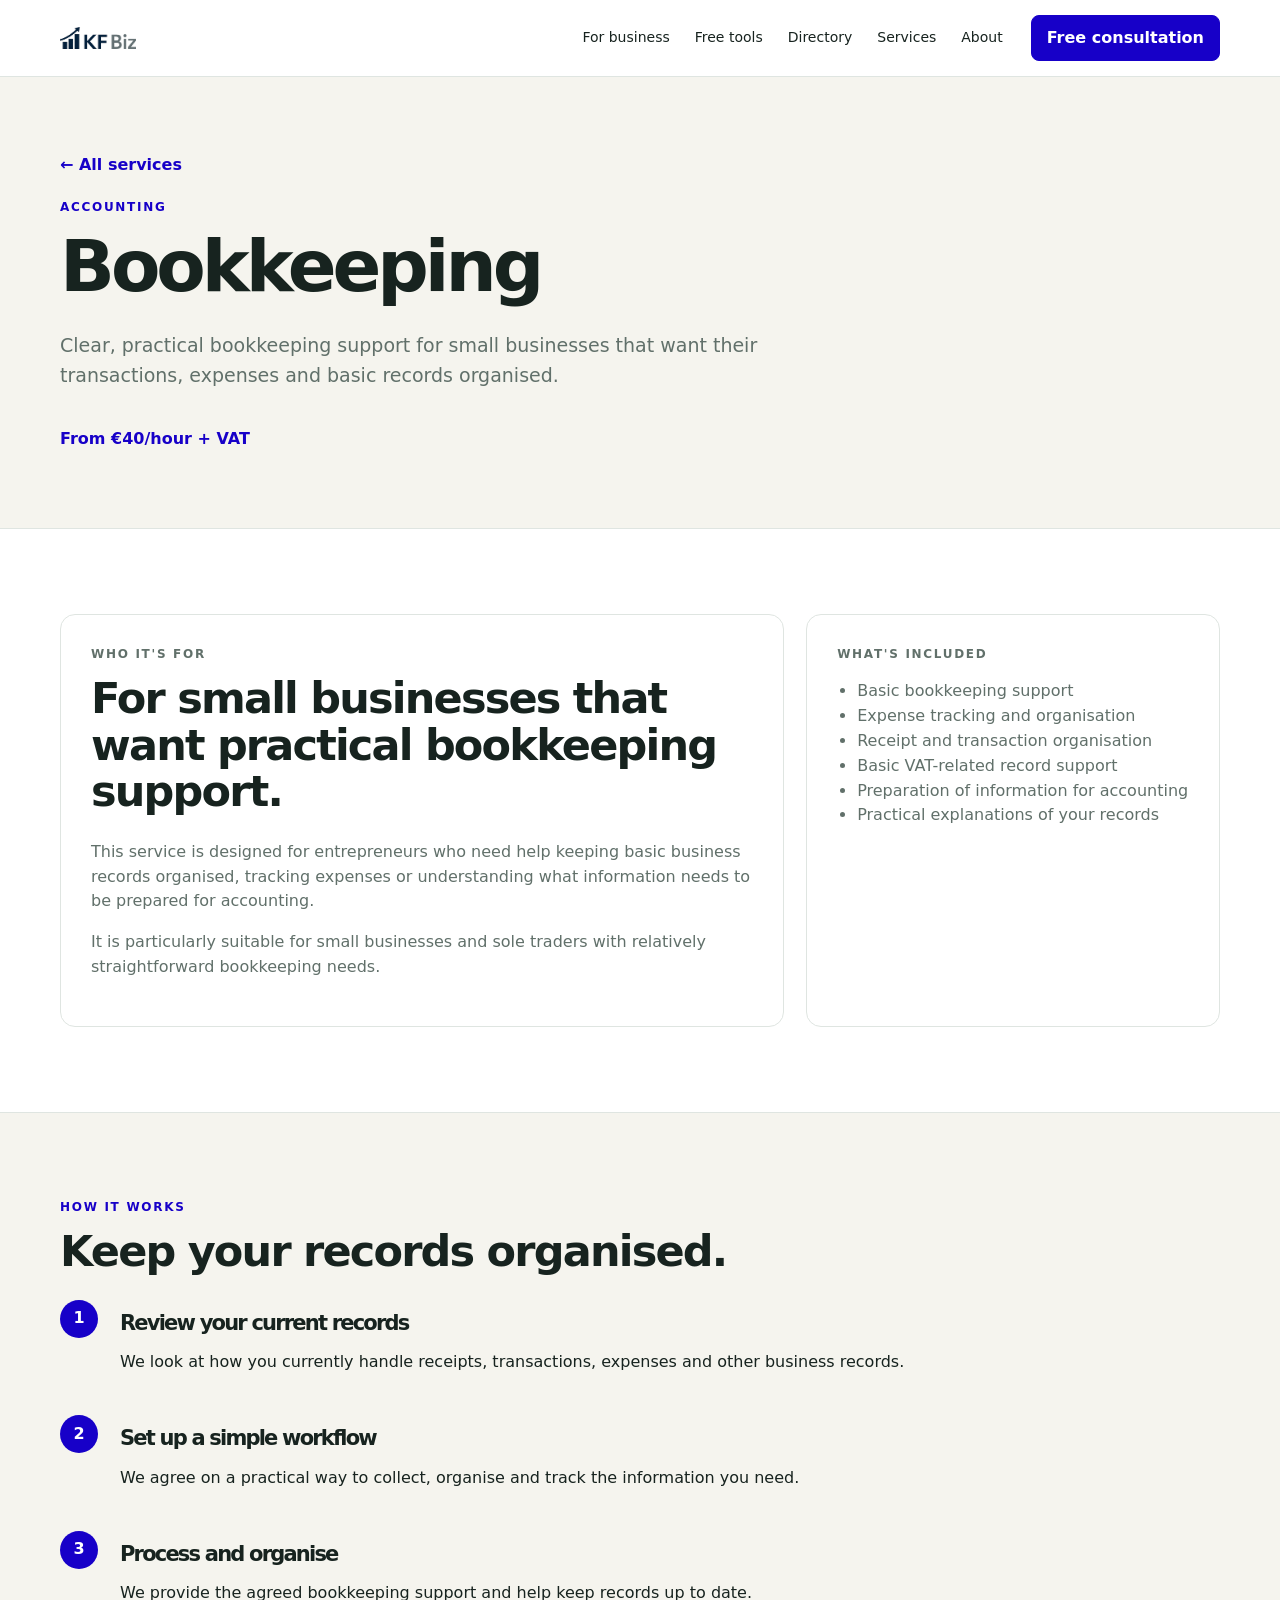
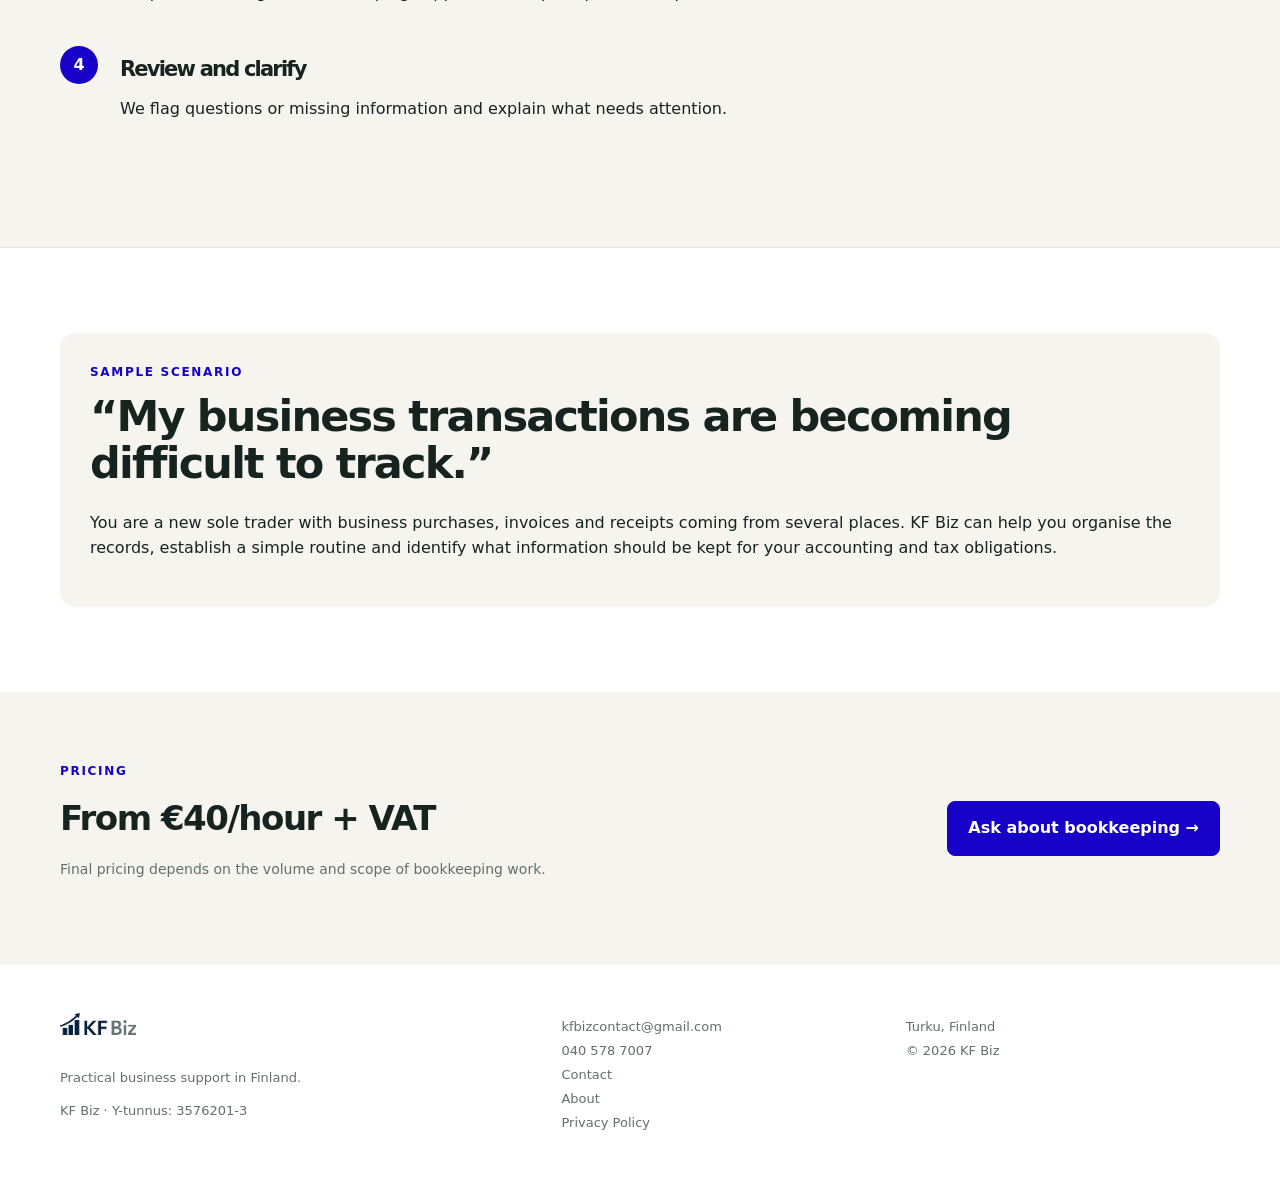
<file: services/bookkeeping.html>
<!doctype html>
<html lang="en">
<head>
<meta charset="utf-8"><meta name="viewport" content="width=device-width,initial-scale=1">
<title>Bookkeeping — KF Biz</title>
<meta name="description" content="Practical bookkeeping and expense tracking support for small businesses and entrepreneurs in Finland.">
<link rel="stylesheet" href="../assets/styles.css"><link rel="manifest" href="/manifest.webmanifest"><meta name="theme-color" content="#1f2937">
<style>
.service-hero{background:var(--cream);padding:76px 0}.service-hero h1{font-size:clamp(46px,6vw,72px);max-width:820px}.service-hero .lead{font-size:19px;color:var(--muted);max-width:760px}.service-label{display:inline-block;margin-top:18px;font-weight:800;color:var(--accent)}.service-grid{display:grid;grid-template-columns:1.4fr .8fr;gap:22px}.service-box{border:1px solid var(--line);border-radius:15px;padding:30px;background:#fff}.service-box p,.service-box li{color:var(--muted)}.service-box ul{padding-left:20px}.step{display:grid;grid-template-columns:44px 1fr;gap:16px;margin:24px 0}.step-number{width:38px;height:38px;border-radius:50%;background:var(--accent);color:#fff;display:grid;place-items:center;font-weight:800}.scenario{background:var(--cream);border-radius:15px;padding:30px}.price{font-size:34px;font-weight:850;letter-spacing:-1.5px}.price-note{color:var(--muted);font-size:14px}.service-cta{display:flex;align-items:center;justify-content:space-between;gap:30px}.back-link{display:inline-block;margin-bottom:20px;color:var(--accent);font-weight:750;text-decoration:none}@media(max-width:800px){.service-grid{grid-template-columns:1fr}.service-cta{display:block}.service-cta .button{margin-top:18px}}
</style>

<link rel="icon" type="image/png" sizes="192x192" href="/icons/icon-192.png">
<link rel="apple-touch-icon" href="/icons/icon-192.png">
</head>
<body>
<header class="site-header"><div class="container nav"><a class="brand" href="../index.html" aria-label="KF Biz"><img src="../assets/images/kf-biz-logo.png" alt="KF Biz"></a><nav aria-label="Main navigation"><a href="../index.html#paths">For business</a><a href="../tools/vat-calculator.html">Free tools</a><a href="../index.html#directory">Directory</a><a href="../index.html#services">Services</a><a href="../about.html">About</a></nav><a class="button button-small" href="../contact.html">Free consultation</a></div></header>
<main>
<section class="service-hero"><div class="container"><a class="back-link" href="../index.html#services">← All services</a><p class="eyebrow">Accounting</p><h1>Bookkeeping</h1><p class="lead">Clear, practical bookkeeping support for small businesses that want their transactions, expenses and basic records organised.</p><span class="service-label">From €40/hour + VAT</span></div></section>
<section class="section"><div class="container service-grid">
<div class="service-box"><p class="eyebrow">Who it's for</p><h2>For small businesses that want practical bookkeeping support.</h2><p>This service is designed for entrepreneurs who need help keeping basic business records organised, tracking expenses or understanding what information needs to be prepared for accounting.</p><p>It is particularly suitable for small businesses and sole traders with relatively straightforward bookkeeping needs.</p></div>
<div class="service-box"><p class="eyebrow">What's included</p><ul><li>Basic bookkeeping support</li><li>Expense tracking and organisation</li><li>Receipt and transaction organisation</li><li>Basic VAT-related record support</li><li>Preparation of information for accounting</li><li>Practical explanations of your records</li></ul></div>
</div></section>
<section class="section muted"><div class="container"><p class="eyebrow">How it works</p><h2>Keep your records organised.</h2>
<div class="step"><div class="step-number">1</div><div><h3>Review your current records</h3><p>We look at how you currently handle receipts, transactions, expenses and other business records.</p></div></div>
<div class="step"><div class="step-number">2</div><div><h3>Set up a simple workflow</h3><p>We agree on a practical way to collect, organise and track the information you need.</p></div></div>
<div class="step"><div class="step-number">3</div><div><h3>Process and organise</h3><p>We provide the agreed bookkeeping support and help keep records up to date.</p></div></div>
<div class="step"><div class="step-number">4</div><div><h3>Review and clarify</h3><p>We flag questions or missing information and explain what needs attention.</p></div></div>
</div></section>
<section class="section"><div class="container"><div class="scenario"><p class="eyebrow">Sample scenario</p><h2>“My business transactions are becoming difficult to track.”</h2><p>You are a new sole trader with business purchases, invoices and receipts coming from several places. KF Biz can help you organise the records, establish a simple routine and identify what information should be kept for your accounting and tax obligations.</p></div></div></section>
<section class="cta-section"><div class="container service-cta"><div><p class="eyebrow">Pricing</p><div class="price">From €40/hour + VAT</div><p class="price-note">Final pricing depends on the volume and scope of bookkeeping work.</p></div><a class="button" href="../contact.html">Ask about bookkeeping →</a></div></section>
</main>
<footer><div class="container footer"><div><a class="brand" href="../index.html" aria-label="KF Biz"><img src="../assets/images/kf-biz-logo.png" alt="KF Biz"></a><p>Practical business support in Finland.</p><span>KF Biz · Y-tunnus: 3576201-3</span></div><div><a href="mailto:kfbizcontact@gmail.com">kfbizcontact@gmail.com</a><a href="tel:+358405787007">040 578 7007</a><a href="../contact.html">Contact</a><a href="../about.html">About</a><a href="../privacy.html">Privacy Policy</a></div><div><span>Turku, Finland</span><span>© 2026 KF Biz</span></div></div></footer>
</body></html>
</file>
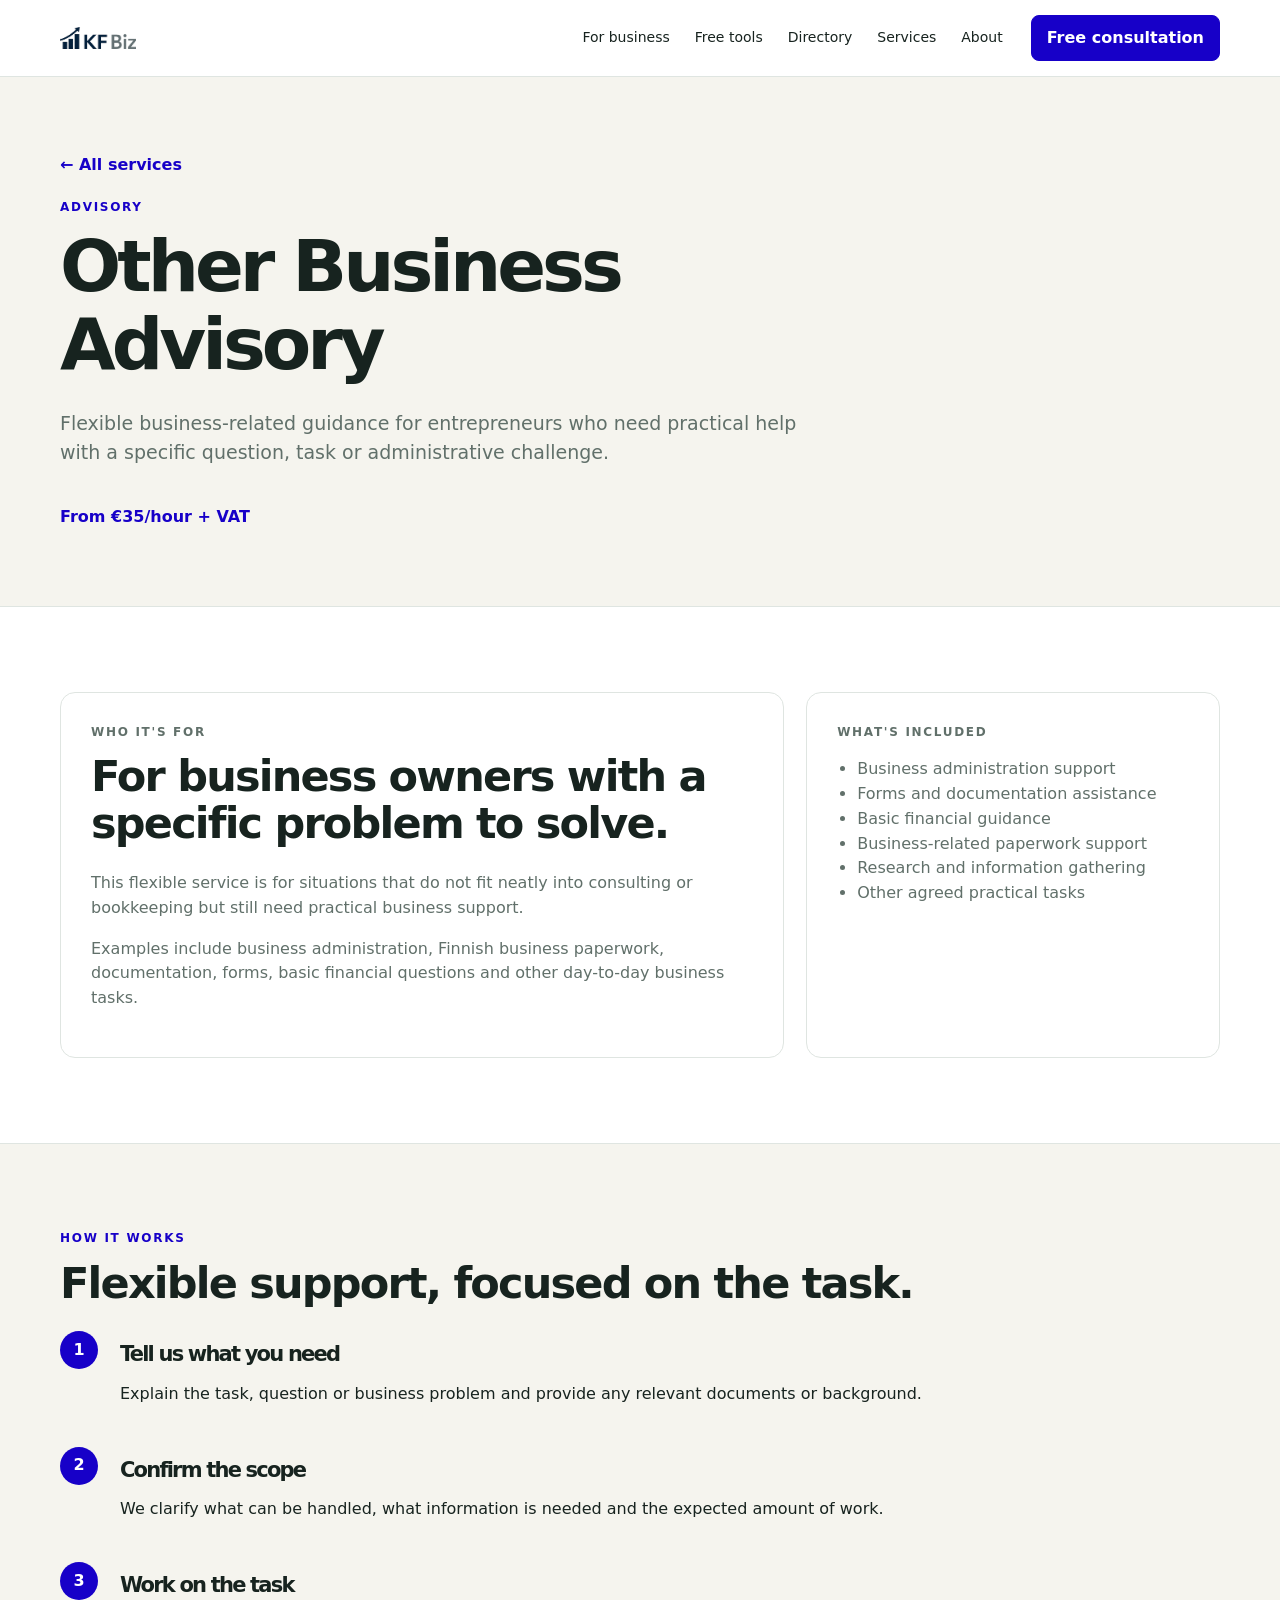
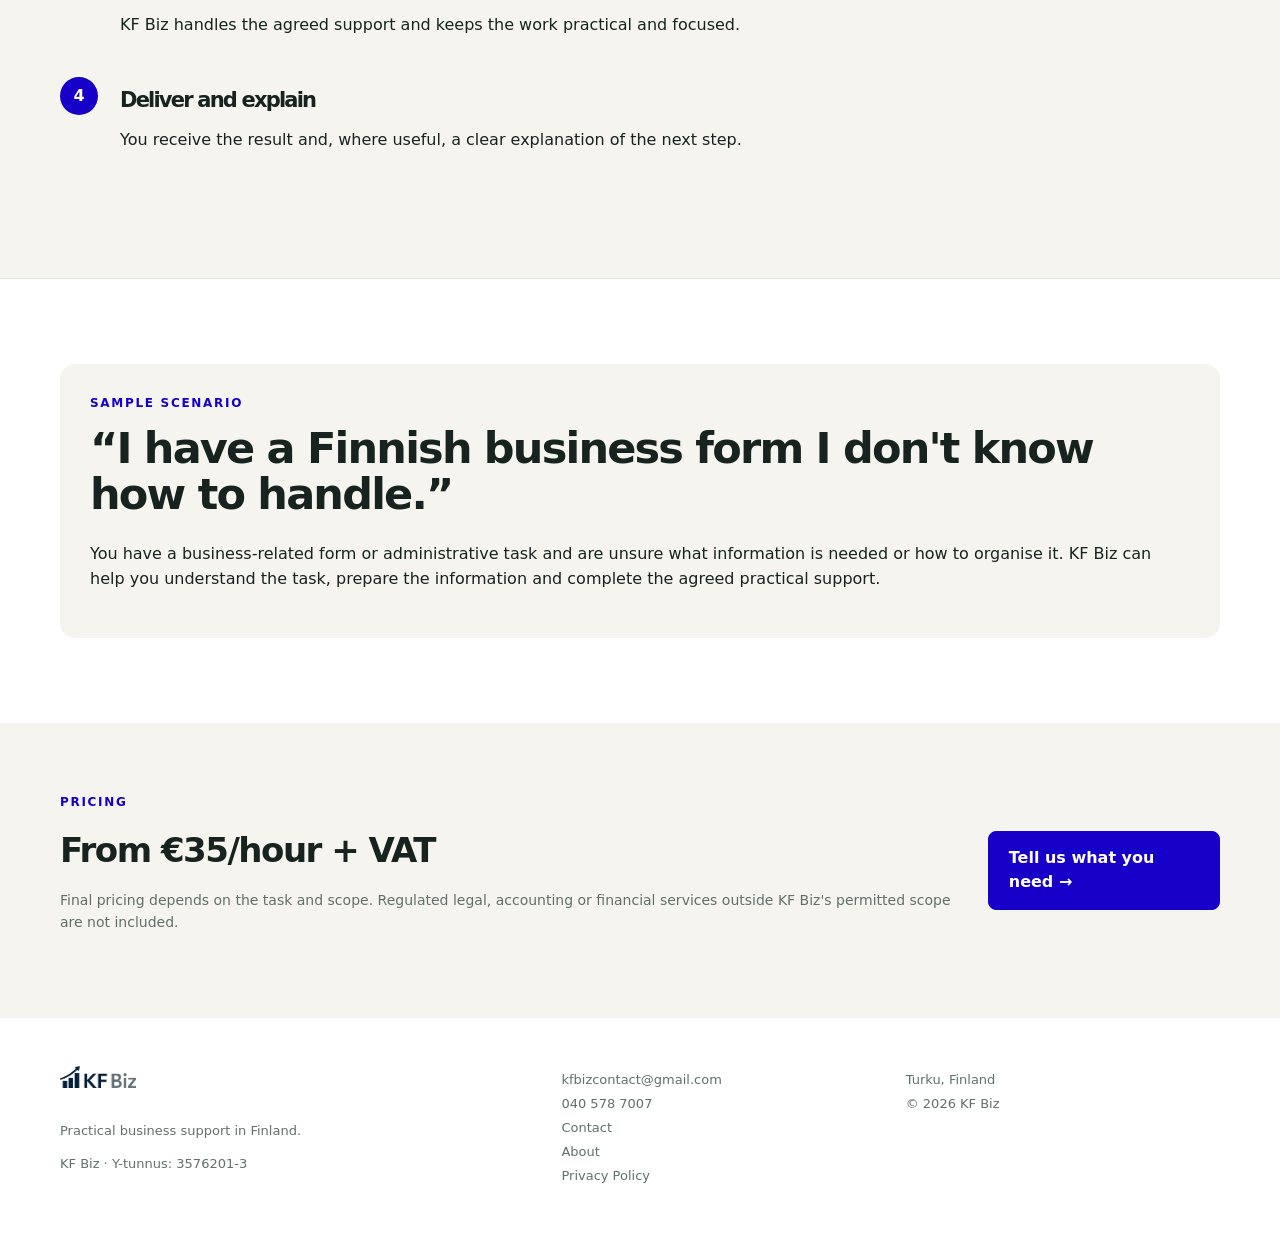
<file: services/business-advisory.html>
<!doctype html>
<html lang="en">
<head>
<meta charset="utf-8"><meta name="viewport" content="width=device-width,initial-scale=1">
<title>Business Advisory — KF Biz</title>
<meta name="description" content="Practical business advisory support for entrepreneurs and small businesses in Finland.">
<link rel="stylesheet" href="../assets/styles.css"><link rel="manifest" href="/manifest.webmanifest"><meta name="theme-color" content="#1f2937">
<style>
.service-hero{background:var(--cream);padding:76px 0}.service-hero h1{font-size:clamp(46px,6vw,72px);max-width:820px}.service-hero .lead{font-size:19px;color:var(--muted);max-width:760px}.service-label{display:inline-block;margin-top:18px;font-weight:800;color:var(--accent)}.service-grid{display:grid;grid-template-columns:1.4fr .8fr;gap:22px}.service-box{border:1px solid var(--line);border-radius:15px;padding:30px;background:#fff}.service-box p,.service-box li{color:var(--muted)}.service-box ul{padding-left:20px}.step{display:grid;grid-template-columns:44px 1fr;gap:16px;margin:24px 0}.step-number{width:38px;height:38px;border-radius:50%;background:var(--accent);color:#fff;display:grid;place-items:center;font-weight:800}.scenario{background:var(--cream);border-radius:15px;padding:30px}.price{font-size:34px;font-weight:850;letter-spacing:-1.5px}.price-note{color:var(--muted);font-size:14px}.service-cta{display:flex;align-items:center;justify-content:space-between;gap:30px}.back-link{display:inline-block;margin-bottom:20px;color:var(--accent);font-weight:750;text-decoration:none}@media(max-width:800px){.service-grid{grid-template-columns:1fr}.service-cta{display:block}.service-cta .button{margin-top:18px}}
</style>

<link rel="icon" type="image/png" sizes="192x192" href="/icons/icon-192.png">
<link rel="apple-touch-icon" href="/icons/icon-192.png">
</head>
<body>
<header class="site-header"><div class="container nav"><a class="brand" href="../index.html" aria-label="KF Biz"><img src="../assets/images/kf-biz-logo.png" alt="KF Biz"></a><nav aria-label="Main navigation"><a href="../index.html#paths">For business</a><a href="../tools/vat-calculator.html">Free tools</a><a href="../index.html#directory">Directory</a><a href="../index.html#services">Services</a><a href="../about.html">About</a></nav><a class="button button-small" href="../contact.html">Free consultation</a></div></header>
<main>
<section class="service-hero"><div class="container"><a class="back-link" href="../index.html#services">← All services</a><p class="eyebrow">Advisory</p><h1>Other Business Advisory</h1><p class="lead">Flexible business-related guidance for entrepreneurs who need practical help with a specific question, task or administrative challenge.</p><span class="service-label">From €35/hour + VAT</span></div></section>
<section class="section"><div class="container service-grid">
<div class="service-box"><p class="eyebrow">Who it's for</p><h2>For business owners with a specific problem to solve.</h2><p>This flexible service is for situations that do not fit neatly into consulting or bookkeeping but still need practical business support.</p><p>Examples include business administration, Finnish business paperwork, documentation, forms, basic financial questions and other day-to-day business tasks.</p></div>
<div class="service-box"><p class="eyebrow">What's included</p><ul><li>Business administration support</li><li>Forms and documentation assistance</li><li>Basic financial guidance</li><li>Business-related paperwork support</li><li>Research and information gathering</li><li>Other agreed practical tasks</li></ul></div>
</div></section>
<section class="section muted"><div class="container"><p class="eyebrow">How it works</p><h2>Flexible support, focused on the task.</h2>
<div class="step"><div class="step-number">1</div><div><h3>Tell us what you need</h3><p>Explain the task, question or business problem and provide any relevant documents or background.</p></div></div>
<div class="step"><div class="step-number">2</div><div><h3>Confirm the scope</h3><p>We clarify what can be handled, what information is needed and the expected amount of work.</p></div></div>
<div class="step"><div class="step-number">3</div><div><h3>Work on the task</h3><p>KF Biz handles the agreed support and keeps the work practical and focused.</p></div></div>
<div class="step"><div class="step-number">4</div><div><h3>Deliver and explain</h3><p>You receive the result and, where useful, a clear explanation of the next step.</p></div></div>
</div></section>
<section class="section"><div class="container"><div class="scenario"><p class="eyebrow">Sample scenario</p><h2>“I have a Finnish business form I don't know how to handle.”</h2><p>You have a business-related form or administrative task and are unsure what information is needed or how to organise it. KF Biz can help you understand the task, prepare the information and complete the agreed practical support.</p></div></div></section>
<section class="cta-section"><div class="container service-cta"><div><p class="eyebrow">Pricing</p><div class="price">From €35/hour + VAT</div><p class="price-note">Final pricing depends on the task and scope. Regulated legal, accounting or financial services outside KF Biz's permitted scope are not included.</p></div><a class="button" href="../contact.html">Tell us what you need →</a></div></section>
</main>
<footer><div class="container footer"><div><a class="brand" href="../index.html" aria-label="KF Biz"><img src="../assets/images/kf-biz-logo.png" alt="KF Biz"></a><p>Practical business support in Finland.</p><span>KF Biz · Y-tunnus: 3576201-3</span></div><div><a href="mailto:kfbizcontact@gmail.com">kfbizcontact@gmail.com</a><a href="tel:+358405787007">040 578 7007</a><a href="../contact.html">Contact</a><a href="../about.html">About</a><a href="../privacy.html">Privacy Policy</a></div><div><span>Turku, Finland</span><span>© 2026 KF Biz</span></div></div></footer>
</body></html>
</file>
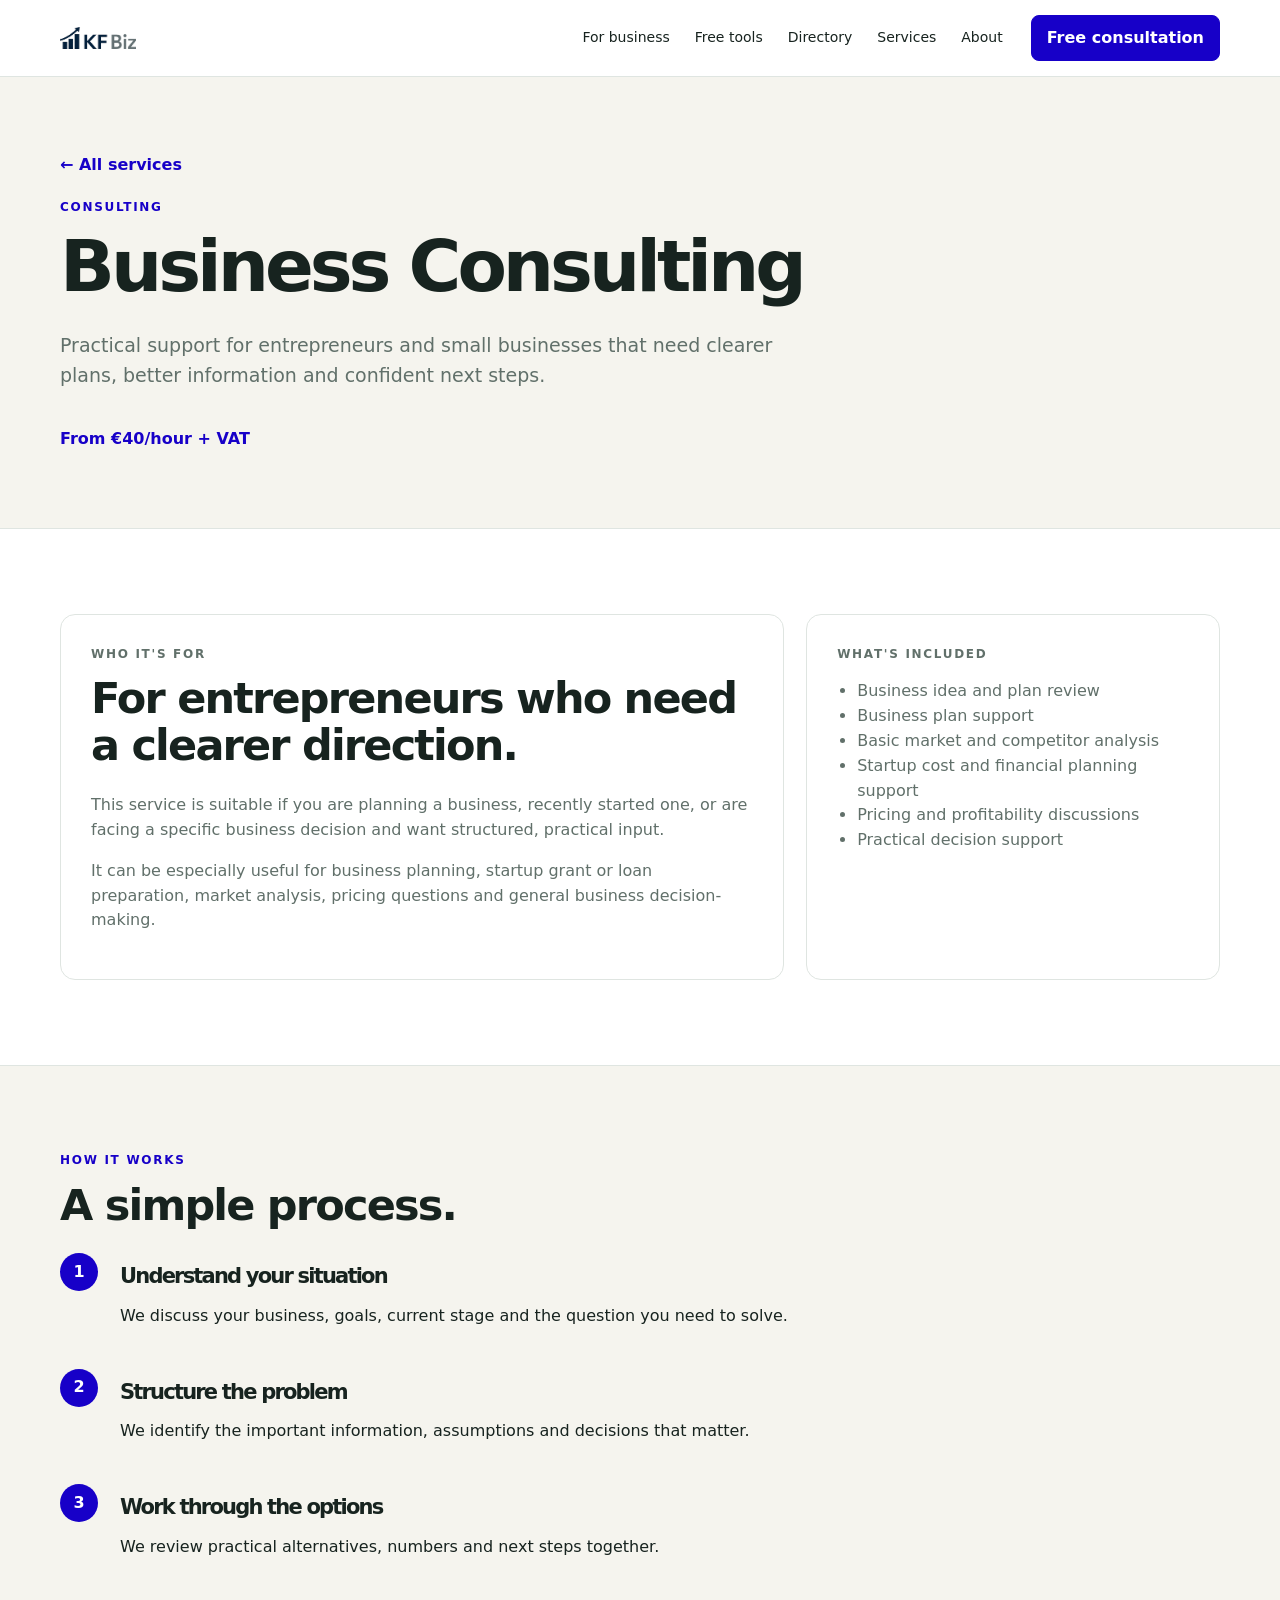
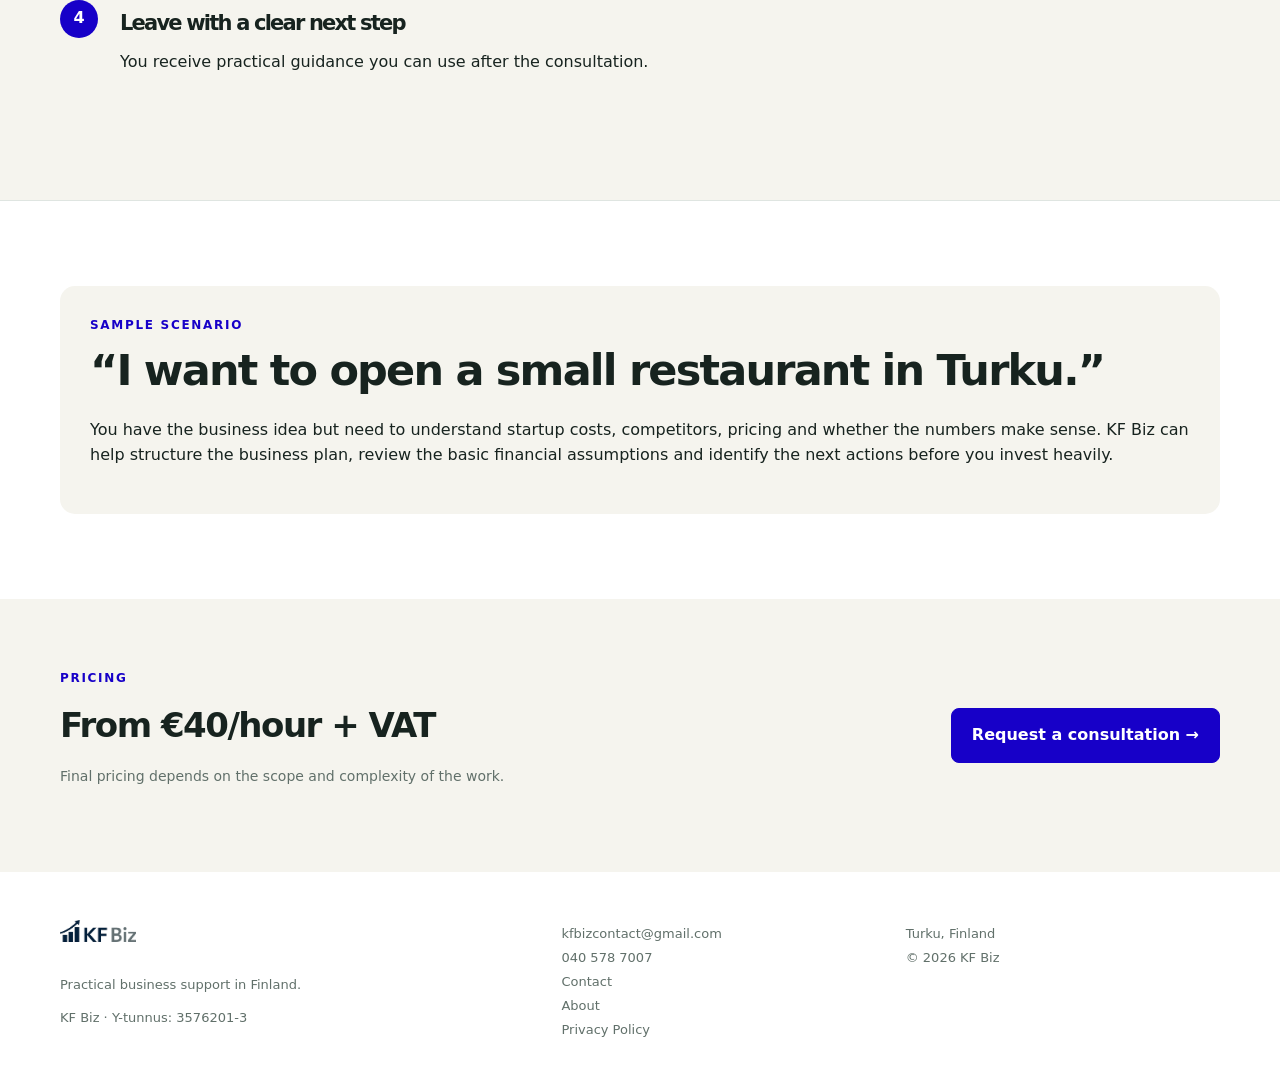
<file: services/business-consulting.html>
<!doctype html>
<html lang="en">
<head>
<meta charset="utf-8"><meta name="viewport" content="width=device-width,initial-scale=1">
<title>Business Consulting — KF Biz</title>
<meta name="description" content="Practical business consulting for entrepreneurs and small businesses in Finland, including business planning, market analysis and decision support.">
<link rel="stylesheet" href="../assets/styles.css">
<link rel="manifest" href="/manifest.webmanifest">
<meta name="theme-color" content="#1f2937">
<style>
.service-hero{background:var(--cream);padding:76px 0}.service-hero h1{font-size:clamp(46px,6vw,72px);max-width:820px}.service-hero .lead{font-size:19px;color:var(--muted);max-width:760px}.service-label{display:inline-block;margin-top:18px;font-weight:800;color:var(--accent)}.service-grid{display:grid;grid-template-columns:1.4fr .8fr;gap:22px}.service-box{border:1px solid var(--line);border-radius:15px;padding:30px;background:#fff}.service-box p,.service-box li{color:var(--muted)}.service-box ul{padding-left:20px}.steps{counter-reset:step}.step{display:grid;grid-template-columns:44px 1fr;gap:16px;margin:24px 0}.step-number{width:38px;height:38px;border-radius:50%;background:var(--accent);color:#fff;display:grid;place-items:center;font-weight:800}.scenario{background:var(--cream);border-radius:15px;padding:30px}.price{font-size:34px;font-weight:850;letter-spacing:-1.5px;color:var(--ink)}.price-note{color:var(--muted);font-size:14px}.service-cta{display:flex;align-items:center;justify-content:space-between;gap:30px}.back-link{display:inline-block;margin-bottom:20px;color:var(--accent);font-weight:750;text-decoration:none}@media(max-width:800px){.service-grid{grid-template-columns:1fr}.service-cta{display:block}.service-cta .button{margin-top:18px}}
</style>

<link rel="icon" type="image/png" sizes="192x192" href="/icons/icon-192.png">
<link rel="apple-touch-icon" href="/icons/icon-192.png">
</head>
<body>
<header class="site-header"><div class="container nav"><a class="brand" href="../index.html" aria-label="KF Biz"><img src="../assets/images/kf-biz-logo.png" alt="KF Biz"></a><nav aria-label="Main navigation"><a href="../index.html#paths">For business</a><a href="../tools/vat-calculator.html">Free tools</a><a href="../index.html#directory">Directory</a><a href="../index.html#services">Services</a><a href="../about.html">About</a></nav><a class="button button-small" href="../contact.html">Free consultation</a></div></header>
<main>
<section class="service-hero"><div class="container"><a class="back-link" href="../index.html#services">← All services</a><p class="eyebrow">Consulting</p><h1>Business Consulting</h1><p class="lead">Practical support for entrepreneurs and small businesses that need clearer plans, better information and confident next steps.</p><span class="service-label">From €40/hour + VAT</span></div></section>
<section class="section"><div class="container service-grid">
<div class="service-box"><p class="eyebrow">Who it's for</p><h2>For entrepreneurs who need a clearer direction.</h2><p>This service is suitable if you are planning a business, recently started one, or are facing a specific business decision and want structured, practical input.</p><p>It can be especially useful for business planning, startup grant or loan preparation, market analysis, pricing questions and general business decision-making.</p></div>
<div class="service-box"><p class="eyebrow">What's included</p><ul><li>Business idea and plan review</li><li>Business plan support</li><li>Basic market and competitor analysis</li><li>Startup cost and financial planning support</li><li>Pricing and profitability discussions</li><li>Practical decision support</li></ul></div>
</div></section>
<section class="section muted"><div class="container"><p class="eyebrow">How it works</p><h2>A simple process.</h2><div class="steps">
<div class="step"><div class="step-number">1</div><div><h3>Understand your situation</h3><p>We discuss your business, goals, current stage and the question you need to solve.</p></div></div>
<div class="step"><div class="step-number">2</div><div><h3>Structure the problem</h3><p>We identify the important information, assumptions and decisions that matter.</p></div></div>
<div class="step"><div class="step-number">3</div><div><h3>Work through the options</h3><p>We review practical alternatives, numbers and next steps together.</p></div></div>
<div class="step"><div class="step-number">4</div><div><h3>Leave with a clear next step</h3><p>You receive practical guidance you can use after the consultation.</p></div></div>
</div></div></section>
<section class="section"><div class="container"><div class="scenario"><p class="eyebrow">Sample scenario</p><h2>“I want to open a small restaurant in Turku.”</h2><p>You have the business idea but need to understand startup costs, competitors, pricing and whether the numbers make sense. KF Biz can help structure the business plan, review the basic financial assumptions and identify the next actions before you invest heavily.</p></div></div></section>
<section class="cta-section"><div class="container service-cta"><div><p class="eyebrow">Pricing</p><div class="price">From €40/hour + VAT</div><p class="price-note">Final pricing depends on the scope and complexity of the work.</p></div><a class="button" href="../contact.html">Request a consultation →</a></div></section>
</main>
<footer><div class="container footer"><div><a class="brand" href="../index.html" aria-label="KF Biz"><img src="../assets/images/kf-biz-logo.png" alt="KF Biz"></a><p>Practical business support in Finland.</p><span>KF Biz · Y-tunnus: 3576201-3</span></div><div><a href="mailto:kfbizcontact@gmail.com">kfbizcontact@gmail.com</a><a href="tel:+358405787007">040 578 7007</a><a href="../contact.html">Contact</a><a href="../about.html">About</a><a href="../privacy.html">Privacy Policy</a></div><div><span>Turku, Finland</span><span>© 2026 KF Biz</span></div></div></footer>
</body></html>
</file>
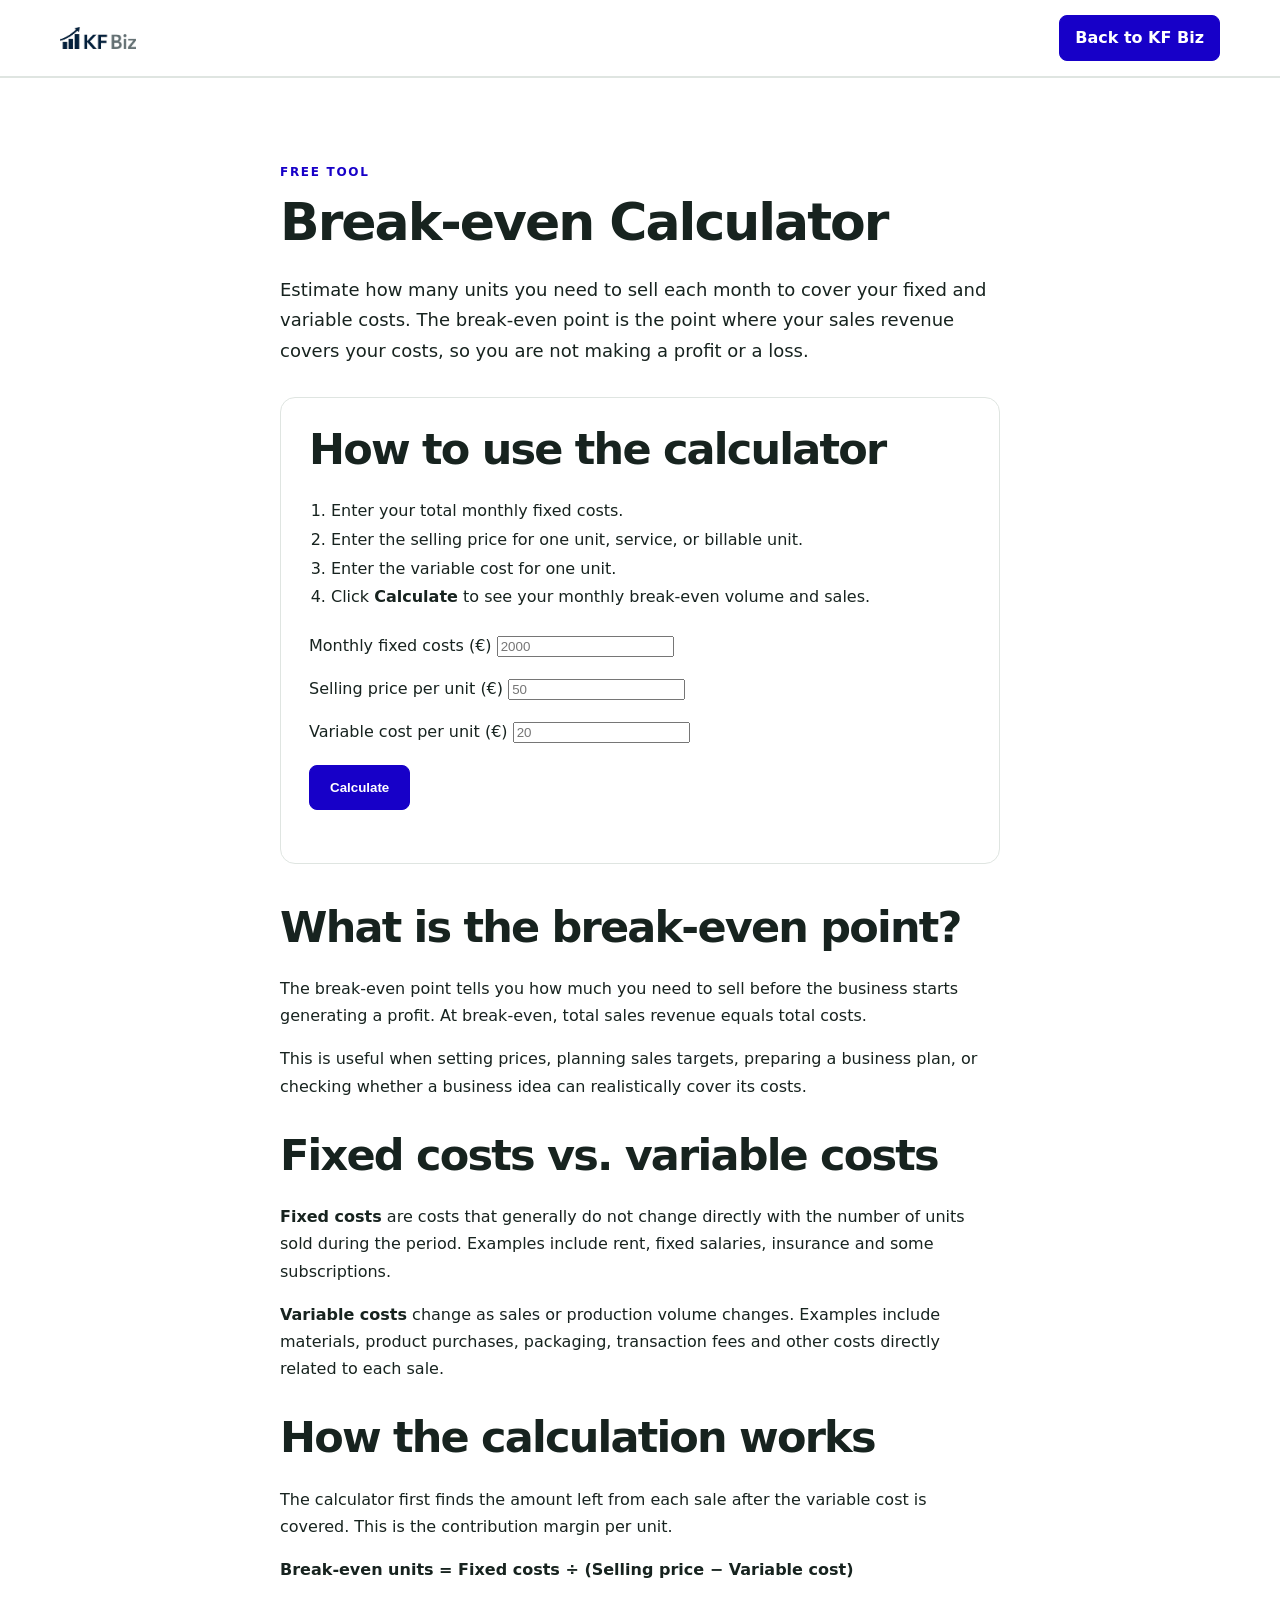
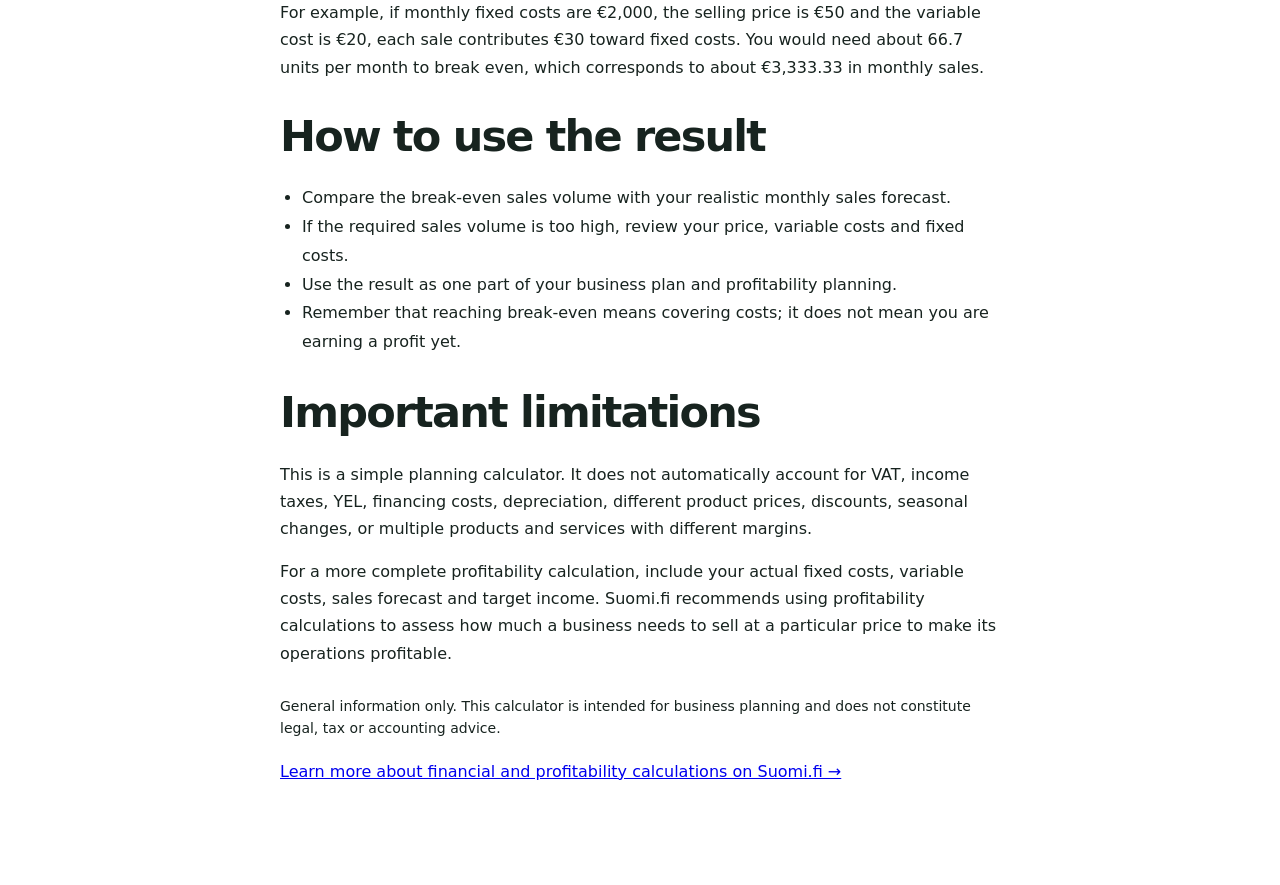
<file: tools/break-even-calculator.html>
<!doctype html>
<html lang="en">
<head>
<meta charset="utf-8">
<meta name="viewport" content="width=device-width,initial-scale=1">
<title>Break-even Calculator — KF Biz</title>
<link rel="stylesheet" href="../assets/styles.css">
<link rel="manifest" href="/manifest.webmanifest">
<meta name="theme-color" content="#1f2937">

<link rel="icon" type="image/png" sizes="192x192" href="/icons/icon-192.png">
<link rel="apple-touch-icon" href="/icons/icon-192.png">
</head>
<body>
<header class="site-header">
  <div class="container nav">
    <a class="brand" href="../index.html" aria-label="KF Biz">
      <img src="../assets/images/kf-biz-logo.png" alt="KF Biz">
    </a>
    <a class="button button-small" href="../index.html">Back to KF Biz</a>
  </div>
</header>

<main class="section">
  <div class="container" style="max-width:720px">
    <p class="eyebrow">Free tool</p>
    <h1 style="font-size:52px;letter-spacing:-2px">Break-even Calculator</h1>
    <p style="font-size:18px;line-height:1.7;margin-top:16px">
      Estimate how many units you need to sell each month to cover your fixed and variable costs.
      The break-even point is the point where your sales revenue covers your costs, so you are not making a profit or a loss.
    </p>

    <div class="card" style="margin-top:30px">
      <h2 style="margin-top:0">How to use the calculator</h2>
      <ol style="line-height:1.8;padding-left:22px">
        <li>Enter your total monthly fixed costs.</li>
        <li>Enter the selling price for one unit, service, or billable unit.</li>
        <li>Enter the variable cost for one unit.</li>
        <li>Click <strong>Calculate</strong> to see your monthly break-even volume and sales.</li>
      </ol>

      <label style="display:block;margin-top:22px">
        Monthly fixed costs (€)
        <input id="fixed" type="number" min="0" step="0.01" placeholder="2000" inputmode="decimal">
      </label>

      <label style="display:block;margin-top:18px">
        Selling price per unit (€)
        <input id="price" type="number" min="0" step="0.01" placeholder="50" inputmode="decimal">
      </label>

      <label style="display:block;margin-top:18px">
        Variable cost per unit (€)
        <input id="variable" type="number" min="0" step="0.01" placeholder="20" inputmode="decimal">
      </label>

      <button class="button" style="margin-top:20px" id="calculateButton" type="button">Calculate</button>
      <div id="result" style="margin-top:25px;font-size:20px" aria-live="polite"></div>
    </div>

    <section style="margin-top:40px">
      <h2>What is the break-even point?</h2>
      <p style="line-height:1.7">
        The break-even point tells you how much you need to sell before the business starts generating a profit.
        At break-even, total sales revenue equals total costs.
      </p>
      <p style="line-height:1.7">
        This is useful when setting prices, planning sales targets, preparing a business plan, or checking whether a business idea can realistically cover its costs.
      </p>

      <h2 style="margin-top:32px">Fixed costs vs. variable costs</h2>
      <p style="line-height:1.7">
        <strong>Fixed costs</strong> are costs that generally do not change directly with the number of units sold during the period.
        Examples include rent, fixed salaries, insurance and some subscriptions.
      </p>
      <p style="line-height:1.7">
        <strong>Variable costs</strong> change as sales or production volume changes.
        Examples include materials, product purchases, packaging, transaction fees and other costs directly related to each sale.
      </p>

      <h2 style="margin-top:32px">How the calculation works</h2>
      <p style="line-height:1.7">
        The calculator first finds the amount left from each sale after the variable cost is covered.
        This is the contribution margin per unit.
      </p>
      <p style="line-height:1.7">
        <strong>Break-even units = Fixed costs ÷ (Selling price − Variable cost)</strong>
      </p>
      <p style="line-height:1.7">
        For example, if monthly fixed costs are €2,000, the selling price is €50 and the variable cost is €20,
        each sale contributes €30 toward fixed costs. You would need about 66.7 units per month to break even,
        which corresponds to about €3,333.33 in monthly sales.
      </p>

      <h2 style="margin-top:32px">How to use the result</h2>
      <ul style="line-height:1.8;padding-left:22px">
        <li>Compare the break-even sales volume with your realistic monthly sales forecast.</li>
        <li>If the required sales volume is too high, review your price, variable costs and fixed costs.</li>
        <li>Use the result as one part of your business plan and profitability planning.</li>
        <li>Remember that reaching break-even means covering costs; it does not mean you are earning a profit yet.</li>
      </ul>

      <h2 style="margin-top:32px">Important limitations</h2>
      <p style="line-height:1.7">
        This is a simple planning calculator. It does not automatically account for VAT, income taxes,
        YEL, financing costs, depreciation, different product prices, discounts, seasonal changes,
        or multiple products and services with different margins.
      </p>
      <p style="line-height:1.7">
        For a more complete profitability calculation, include your actual fixed costs, variable costs,
        sales forecast and target income. Suomi.fi recommends using profitability calculations to assess
        how much a business needs to sell at a particular price to make its operations profitable.
      </p>

      <p style="font-size:14px;line-height:1.6;margin-top:28px">
        General information only. This calculator is intended for business planning and does not constitute legal,
        tax or accounting advice.
      </p>

      <p style="margin-top:20px">
        <a href="https://www.suomi.fi/company/financing-a-business-and-business-subsidies/financial-planning/guide/financing-a-startup-business/financial-and-profitability-calculations" target="_blank" rel="noopener noreferrer">
          Learn more about financial and profitability calculations on Suomi.fi →
        </a>
      </p>
    </section>
  </div>
</main>

<script>
function calculateBreakEven() {
  const fixed = Number(document.getElementById("fixed").value);
  const price = Number(document.getElementById("price").value);
  const variable = Number(document.getElementById("variable").value);
  const result = document.getElementById("result");

  if (!Number.isFinite(fixed) || !Number.isFinite(price) || !Number.isFinite(variable) ||
      fixed < 0 || price <= 0 || variable < 0) {
    result.textContent = "Please enter valid positive values. Fixed and variable costs cannot be negative.";
    return;
  }

  const contributionMargin = price - variable;

  if (contributionMargin <= 0) {
    result.textContent = "Selling price must be greater than variable cost. Otherwise, each sale does not contribute enough to cover fixed costs.";
    return;
  }

  const units = fixed / contributionMargin;
  const breakEvenSales = units * price;

  result.innerHTML =
    "<strong>Break-even:</strong> " + units.toFixed(1) + " units/month<br>" +
    "<strong>Break-even sales:</strong> €" + breakEvenSales.toFixed(2) + "/month<br>" +
    "<strong>Contribution margin:</strong> €" + contributionMargin.toFixed(2) + " per unit";
}

document.getElementById("calculateButton").addEventListener("click", calculateBreakEven);
</script>

<script>
if ("serviceWorker" in navigator) {
  window.addEventListener("load", () => {
    navigator.serviceWorker.register("/sw.js")
      .then((registration) => console.log("KF Biz service worker registered:", registration.scope))
      .catch((error) => console.error("KF Biz service worker registration failed:", error));
  });
}
</script>
</body>
</html>
</file>
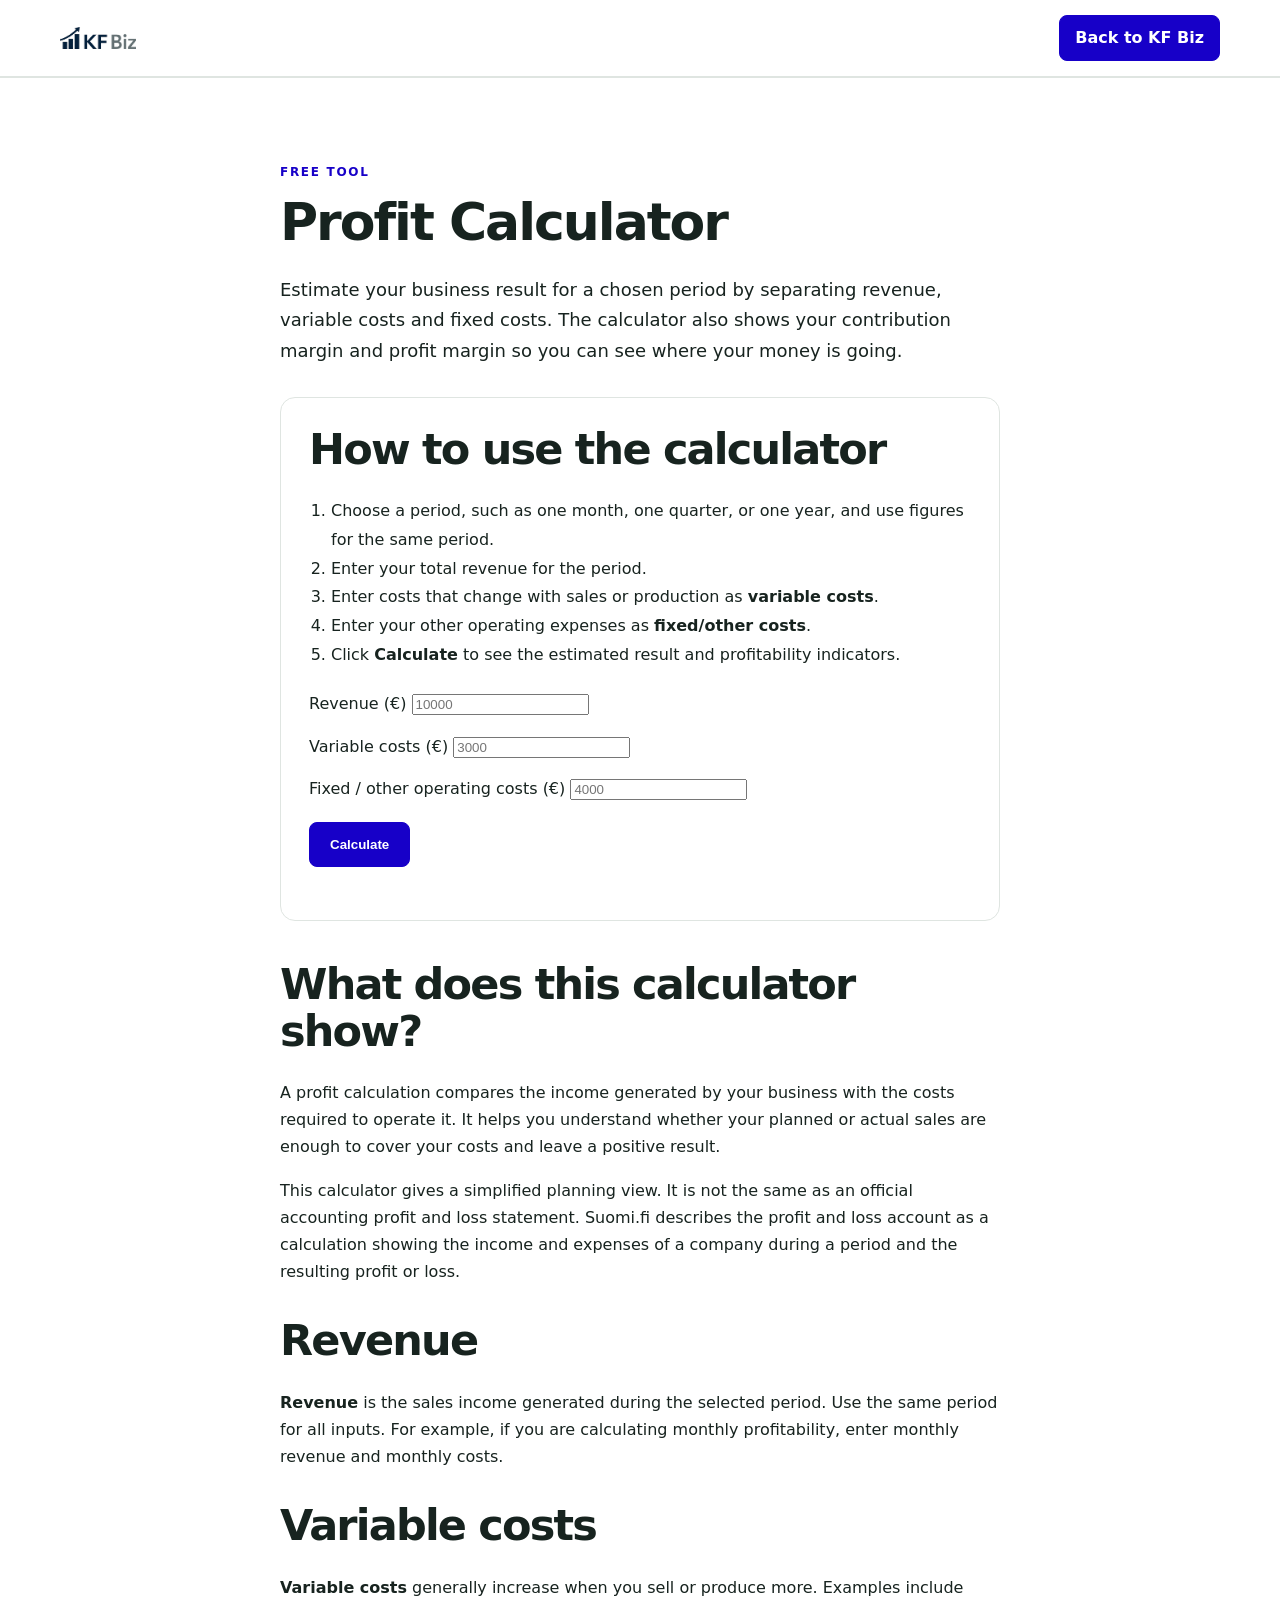
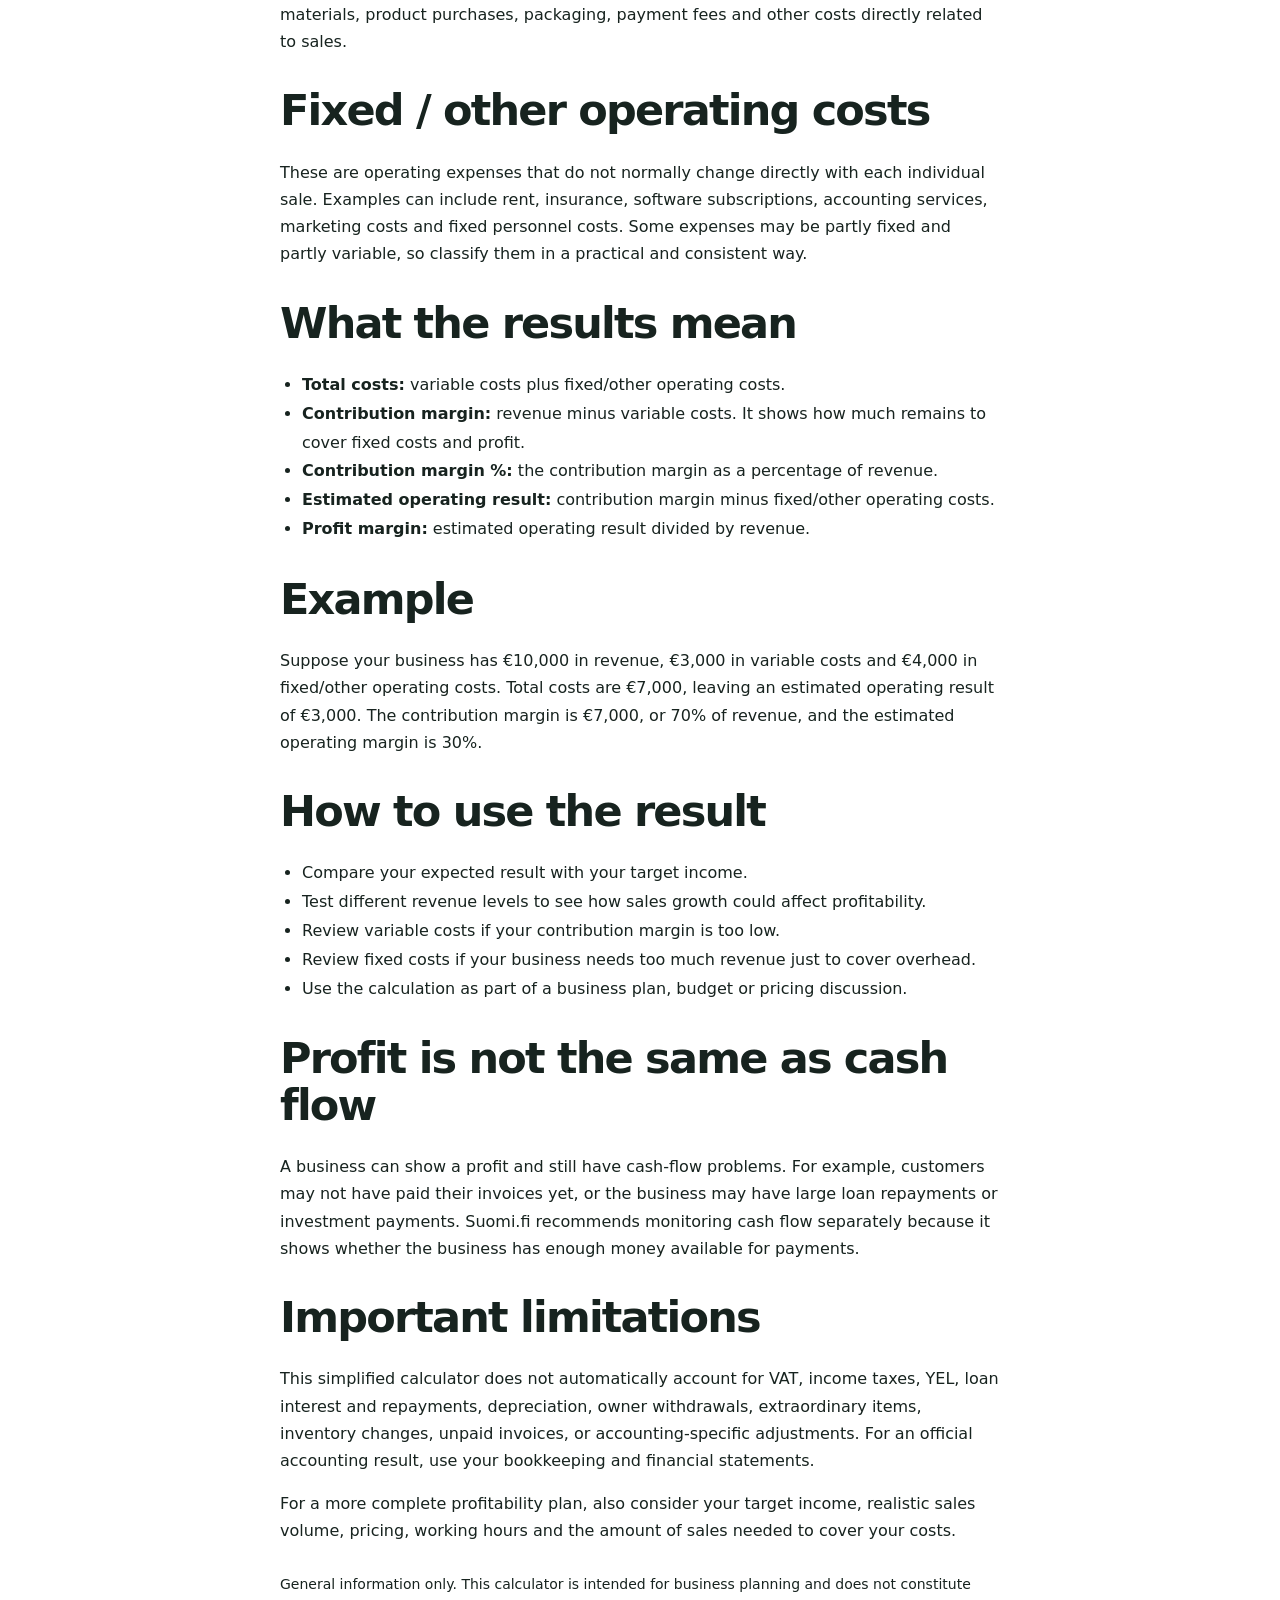
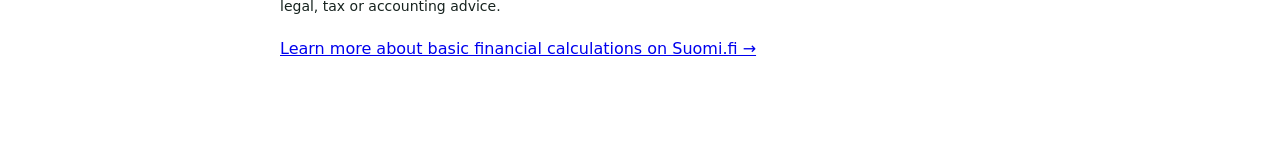
<file: tools/profit-calculator.html>
<!doctype html>
<html lang="en">
<head>
<meta charset="utf-8">
<meta name="viewport" content="width=device-width,initial-scale=1">
<title>Profit Calculator — KF Biz</title>
<link rel="stylesheet" href="../assets/styles.css">
<link rel="manifest" href="/manifest.webmanifest">
<meta name="theme-color" content="#1f2937">

<link rel="icon" type="image/png" sizes="192x192" href="/icons/icon-192.png">
<link rel="apple-touch-icon" href="/icons/icon-192.png">
</head>
<body>
<header class="site-header">
  <div class="container nav">
    <a class="brand" href="../index.html" aria-label="KF Biz">
      <img src="../assets/images/kf-biz-logo.png" alt="KF Biz">
    </a>
    <a class="button button-small" href="../index.html">Back to KF Biz</a>
  </div>
</header>

<main class="section">
  <div class="container" style="max-width:720px">
    <p class="eyebrow">Free tool</p>
    <h1 style="font-size:52px;letter-spacing:-2px">Profit Calculator</h1>
    <p style="font-size:18px;line-height:1.7;margin-top:16px">
      Estimate your business result for a chosen period by separating revenue, variable costs and fixed costs.
      The calculator also shows your contribution margin and profit margin so you can see where your money is going.
    </p>

    <div class="card" style="margin-top:30px">
      <h2 style="margin-top:0">How to use the calculator</h2>
      <ol style="line-height:1.8;padding-left:22px">
        <li>Choose a period, such as one month, one quarter, or one year, and use figures for the same period.</li>
        <li>Enter your total revenue for the period.</li>
        <li>Enter costs that change with sales or production as <strong>variable costs</strong>.</li>
        <li>Enter your other operating expenses as <strong>fixed/other costs</strong>.</li>
        <li>Click <strong>Calculate</strong> to see the estimated result and profitability indicators.</li>
      </ol>

      <label style="display:block;margin-top:22px">
        Revenue (€)
        <input id="revenue" type="number" min="0" step="0.01" placeholder="10000" inputmode="decimal">
      </label>

      <label style="display:block;margin-top:18px">
        Variable costs (€)
        <input id="variableCosts" type="number" min="0" step="0.01" placeholder="3000" inputmode="decimal">
      </label>

      <label style="display:block;margin-top:18px">
        Fixed / other operating costs (€)
        <input id="fixedCosts" type="number" min="0" step="0.01" placeholder="4000" inputmode="decimal">
      </label>

      <button class="button" style="margin-top:20px" id="calculateButton" type="button">Calculate</button>
      <div id="result" style="margin-top:25px;font-size:20px" aria-live="polite"></div>
    </div>

    <section style="margin-top:40px">
      <h2>What does this calculator show?</h2>
      <p style="line-height:1.7">
        A profit calculation compares the income generated by your business with the costs required to operate it.
        It helps you understand whether your planned or actual sales are enough to cover your costs and leave a positive result.
      </p>
      <p style="line-height:1.7">
        This calculator gives a simplified planning view. It is not the same as an official accounting profit and loss statement.
        Suomi.fi describes the profit and loss account as a calculation showing the income and expenses of a company during a period and the resulting profit or loss.
      </p>

      <h2 style="margin-top:32px">Revenue</h2>
      <p style="line-height:1.7">
        <strong>Revenue</strong> is the sales income generated during the selected period. Use the same period for all inputs.
        For example, if you are calculating monthly profitability, enter monthly revenue and monthly costs.
      </p>

      <h2 style="margin-top:32px">Variable costs</h2>
      <p style="line-height:1.7">
        <strong>Variable costs</strong> generally increase when you sell or produce more.
        Examples include materials, product purchases, packaging, payment fees and other costs directly related to sales.
      </p>

      <h2 style="margin-top:32px">Fixed / other operating costs</h2>
      <p style="line-height:1.7">
        These are operating expenses that do not normally change directly with each individual sale.
        Examples can include rent, insurance, software subscriptions, accounting services, marketing costs and fixed personnel costs.
        Some expenses may be partly fixed and partly variable, so classify them in a practical and consistent way.
      </p>

      <h2 style="margin-top:32px">What the results mean</h2>
      <ul style="line-height:1.8;padding-left:22px">
        <li><strong>Total costs:</strong> variable costs plus fixed/other operating costs.</li>
        <li><strong>Contribution margin:</strong> revenue minus variable costs. It shows how much remains to cover fixed costs and profit.</li>
        <li><strong>Contribution margin %:</strong> the contribution margin as a percentage of revenue.</li>
        <li><strong>Estimated operating result:</strong> contribution margin minus fixed/other operating costs.</li>
        <li><strong>Profit margin:</strong> estimated operating result divided by revenue.</li>
      </ul>

      <h2 style="margin-top:32px">Example</h2>
      <p style="line-height:1.7">
        Suppose your business has €10,000 in revenue, €3,000 in variable costs and €4,000 in fixed/other operating costs.
        Total costs are €7,000, leaving an estimated operating result of €3,000.
        The contribution margin is €7,000, or 70% of revenue, and the estimated operating margin is 30%.
      </p>

      <h2 style="margin-top:32px">How to use the result</h2>
      <ul style="line-height:1.8;padding-left:22px">
        <li>Compare your expected result with your target income.</li>
        <li>Test different revenue levels to see how sales growth could affect profitability.</li>
        <li>Review variable costs if your contribution margin is too low.</li>
        <li>Review fixed costs if your business needs too much revenue just to cover overhead.</li>
        <li>Use the calculation as part of a business plan, budget or pricing discussion.</li>
      </ul>

      <h2 style="margin-top:32px">Profit is not the same as cash flow</h2>
      <p style="line-height:1.7">
        A business can show a profit and still have cash-flow problems. For example, customers may not have paid their invoices yet,
        or the business may have large loan repayments or investment payments. Suomi.fi recommends monitoring cash flow separately
        because it shows whether the business has enough money available for payments.
      </p>

      <h2 style="margin-top:32px">Important limitations</h2>
      <p style="line-height:1.7">
        This simplified calculator does not automatically account for VAT, income taxes, YEL, loan interest and repayments,
        depreciation, owner withdrawals, extraordinary items, inventory changes, unpaid invoices, or accounting-specific adjustments.
        For an official accounting result, use your bookkeeping and financial statements.
      </p>
      <p style="line-height:1.7">
        For a more complete profitability plan, also consider your target income, realistic sales volume, pricing,
        working hours and the amount of sales needed to cover your costs.
      </p>

      <p style="font-size:14px;line-height:1.6;margin-top:28px">
        General information only. This calculator is intended for business planning and does not constitute legal,
        tax or accounting advice.
      </p>

      <p style="margin-top:20px">
        <a href="https://www.suomi.fi/company/financial-management-and-taxation/accounting-and-financial-management/guide/budgeting/basic-financial-calculations-and-monitoring" target="_blank" rel="noopener noreferrer">
          Learn more about basic financial calculations on Suomi.fi →
        </a>
      </p>
    </section>
  </div>
</main>

<script>
function calculateProfit() {
  const revenue = Number(document.getElementById("revenue").value);
  const variableCosts = Number(document.getElementById("variableCosts").value);
  const fixedCosts = Number(document.getElementById("fixedCosts").value);
  const result = document.getElementById("result");

  if (!Number.isFinite(revenue) || !Number.isFinite(variableCosts) || !Number.isFinite(fixedCosts) ||
      revenue < 0 || variableCosts < 0 || fixedCosts < 0) {
    result.textContent = "Please enter valid non-negative values for all fields.";
    return;
  }

  if (revenue === 0) {
    const totalCosts = variableCosts + fixedCosts;
    const operatingResult = -totalCosts;
    result.innerHTML =
      "<strong>Total costs:</strong> €" + totalCosts.toFixed(2) + "<br>" +
      "<strong>Estimated operating result:</strong> €" + operatingResult.toFixed(2) + "<br>" +
      "<span style=\"font-size:16px\">Profit margins are not shown when revenue is €0.</span>";
    return;
  }

  const totalCosts = variableCosts + fixedCosts;
  const contributionMargin = revenue - variableCosts;
  const contributionMarginPercent = 100 * contributionMargin / revenue;
  const operatingResult = contributionMargin - fixedCosts;
  const profitMargin = 100 * operatingResult / revenue;

  result.innerHTML =
    "<strong>Total costs:</strong> €" + totalCosts.toFixed(2) + "<br>" +
    "<strong>Contribution margin:</strong> €" + contributionMargin.toFixed(2) +
      " (" + contributionMarginPercent.toFixed(1) + "%)<br>" +
    "<strong>Estimated operating result:</strong> €" + operatingResult.toFixed(2) + "<br>" +
    "<strong>Estimated operating margin:</strong> " + profitMargin.toFixed(1) + "%";
}

document.getElementById("calculateButton").addEventListener("click", calculateProfit);
</script>

<script>
if ("serviceWorker" in navigator) {
  window.addEventListener("load", () => {
    navigator.serviceWorker.register("/sw.js")
      .then((registration) => console.log("KF Biz service worker registered:", registration.scope))
      .catch((error) => console.error("KF Biz service worker registration failed:", error));
  });
}
</script>
</body>
</html>
</file>
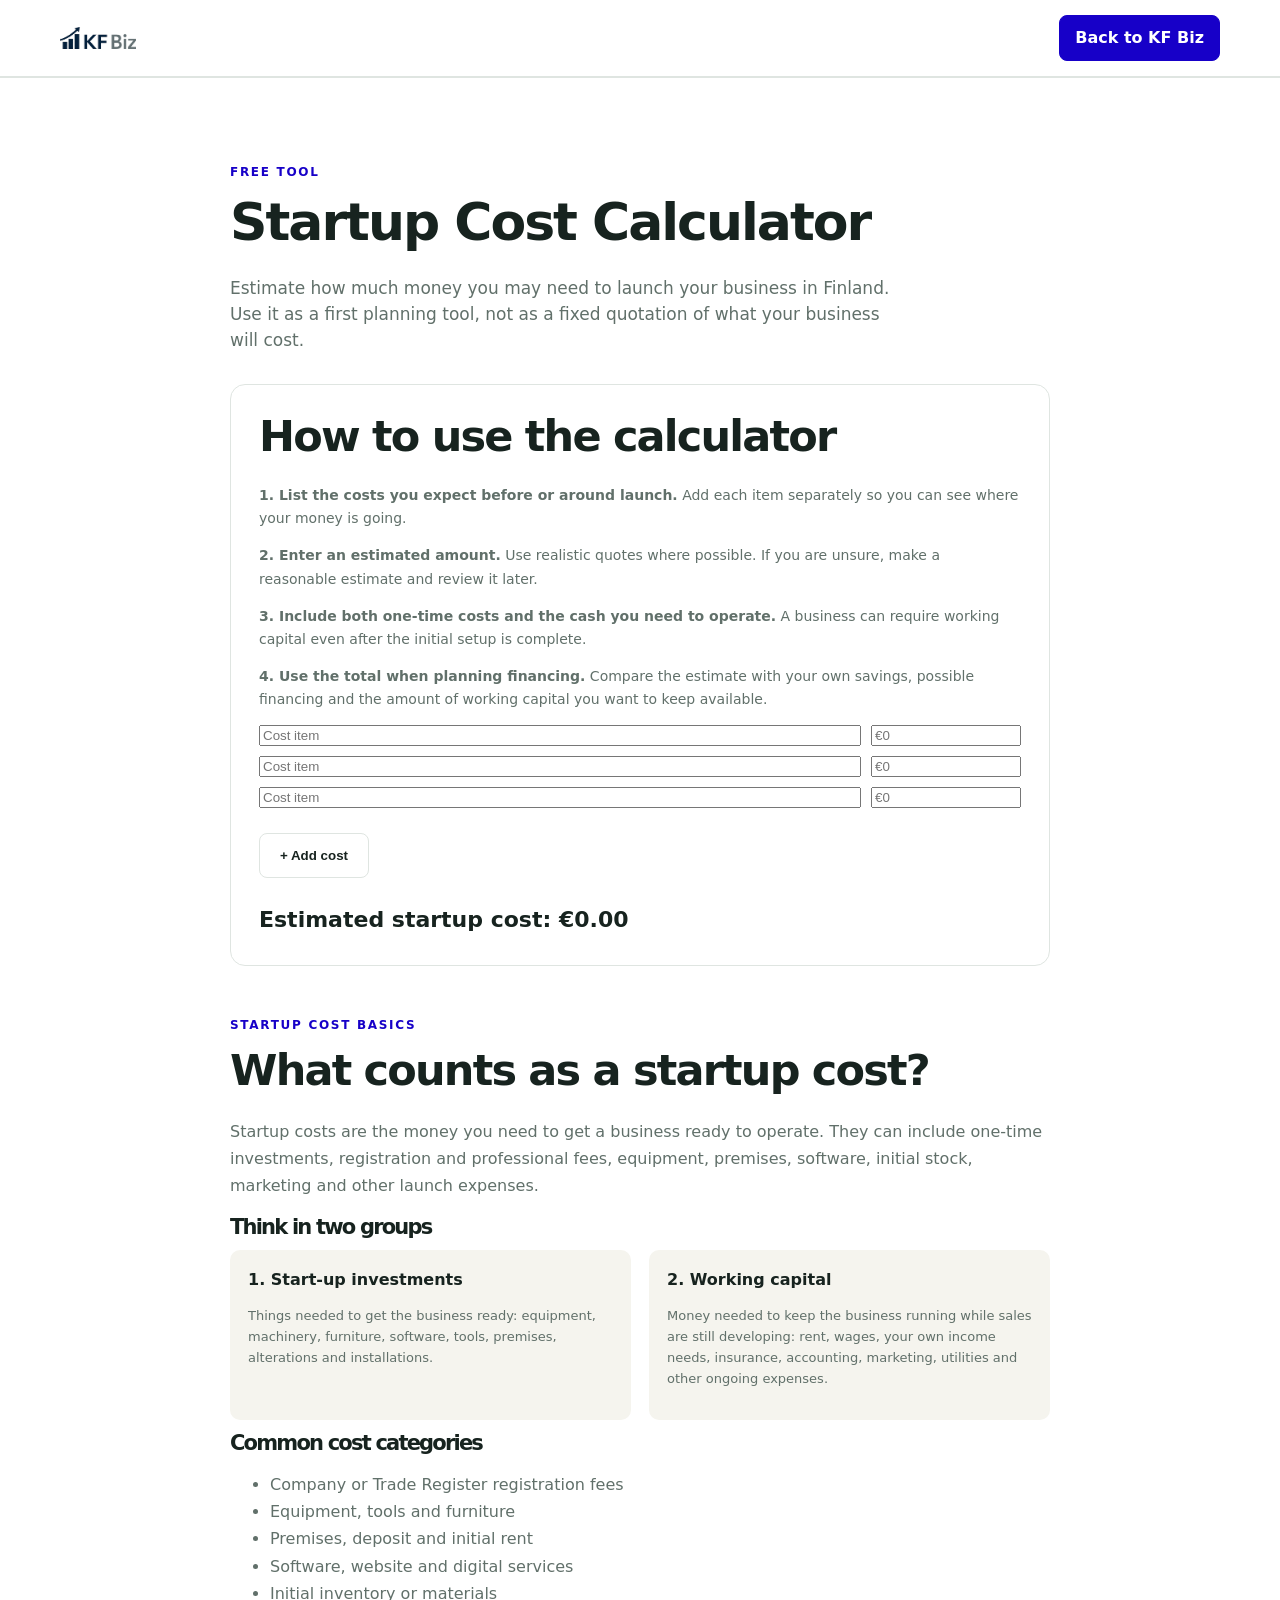
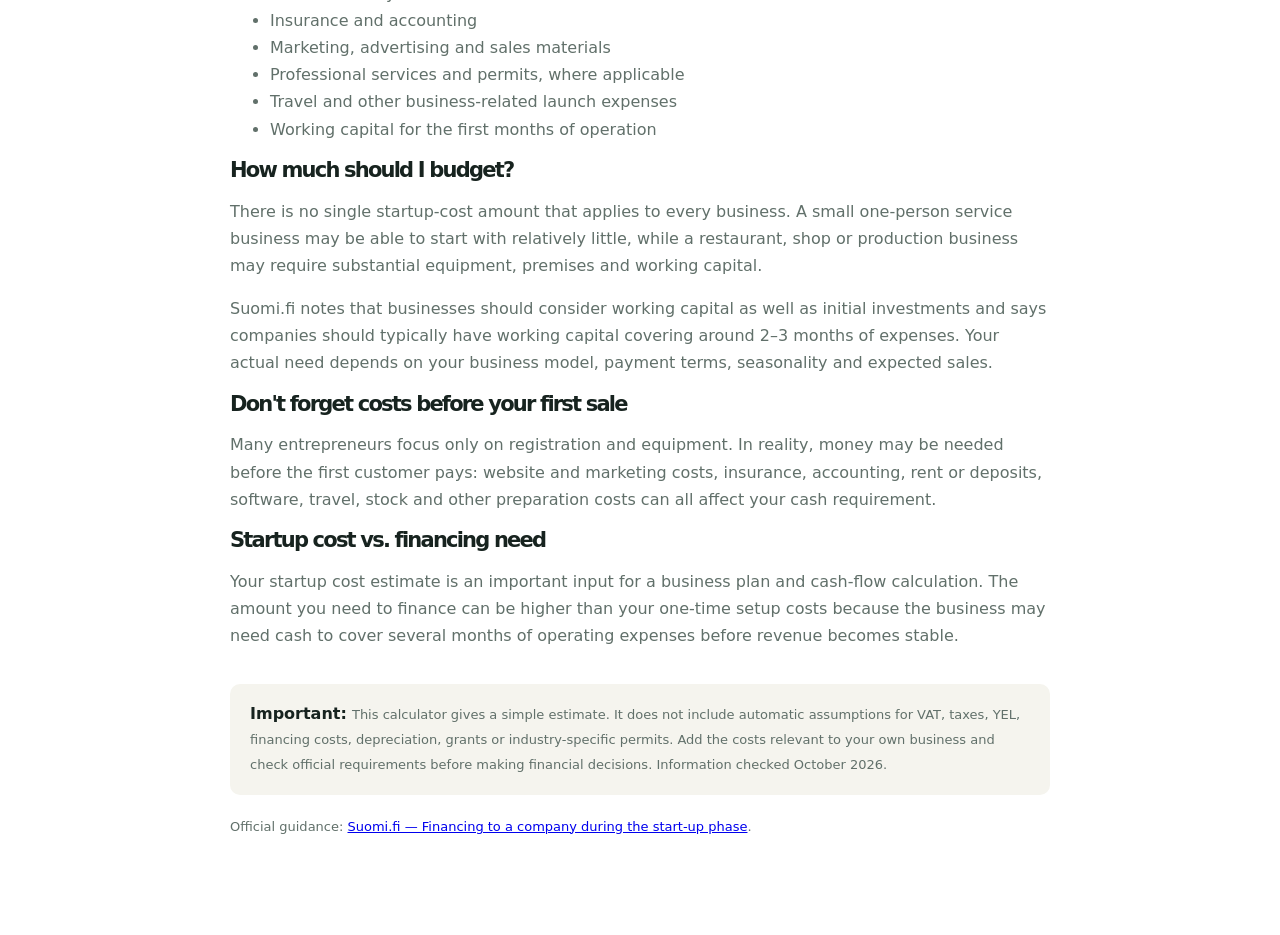
<file: tools/startup-cost-calculator.html>
<!doctype html>
<html lang="en">
<head>
<meta charset="utf-8">
<meta name="viewport" content="width=device-width,initial-scale=1">
<title>Startup Cost Calculator — KF Biz</title>
<link rel="stylesheet" href="../assets/styles.css">
<link rel="manifest" href="/manifest.webmanifest">
<meta name="theme-color" content="#1f2937">

<link rel="icon" type="image/png" sizes="192x192" href="/icons/icon-192.png">
<link rel="apple-touch-icon" href="/icons/icon-192.png">
</head>
<body>
<header class="site-header">
  <div class="container nav">
    <a class="brand" href="../index.html" aria-label="KF Biz"><img src="../assets/images/kf-biz-logo.png" alt="KF Biz"></a>
    <a class="button button-small" href="../index.html">Back to KF Biz</a>
  </div>
</header>

<main class="section">
  <div class="container" style="max-width:820px">
    <p class="eyebrow">Free tool</p>
    <h1 style="font-size:52px;letter-spacing:-2px">Startup Cost Calculator</h1>
    <p style="color:var(--muted);font-size:17px;max-width:680px">
      Estimate how much money you may need to launch your business in Finland. Use it as a first planning tool, not as a fixed quotation of what your business will cost.
    </p>

    <div class="card" style="margin-top:30px">
      <h2 style="margin-top:0">How to use the calculator</h2>
      <div style="color:var(--muted);font-size:14px;line-height:1.65">
        <p><strong>1. List the costs you expect before or around launch.</strong> Add each item separately so you can see where your money is going.</p>
        <p><strong>2. Enter an estimated amount.</strong> Use realistic quotes where possible. If you are unsure, make a reasonable estimate and review it later.</p>
        <p><strong>3. Include both one-time costs and the cash you need to operate.</strong> A business can require working capital even after the initial setup is complete.</p>
        <p><strong>4. Use the total when planning financing.</strong> Compare the estimate with your own savings, possible financing and the amount of working capital you want to keep available.</p>
      </div>

      <div id="rows"></div>
      <button type="button" class="button button-outline" style="margin-top:15px" onclick="addRow()">+ Add cost</button>
      <div id="result" style="margin-top:25px;font-size:22px;font-weight:800">Estimated startup cost: €0.00</div>
    </div>

    <section style="margin-top:50px">
      <p class="eyebrow">Startup cost basics</p>
      <h2>What counts as a startup cost?</h2>
      <p style="color:var(--muted);line-height:1.7">
        Startup costs are the money you need to get a business ready to operate. They can include one-time investments, registration and professional fees, equipment, premises, software, initial stock, marketing and other launch expenses.
      </p>

      <h3>Think in two groups</h3>
      <div style="display:grid;grid-template-columns:1fr 1fr;gap:18px">
        <div style="padding:18px;background:var(--cream);border-radius:10px">
          <strong>1. Start-up investments</strong>
          <p style="color:var(--muted);font-size:13px;line-height:1.6">
            Things needed to get the business ready: equipment, machinery, furniture, software, tools, premises, alterations and installations.
          </p>
        </div>
        <div style="padding:18px;background:var(--cream);border-radius:10px">
          <strong>2. Working capital</strong>
          <p style="color:var(--muted);font-size:13px;line-height:1.6">
            Money needed to keep the business running while sales are still developing: rent, wages, your own income needs, insurance, accounting, marketing, utilities and other ongoing expenses.
          </p>
        </div>
      </div>

      <h3>Common cost categories</h3>
      <ul style="color:var(--muted);line-height:1.7">
        <li>Company or Trade Register registration fees</li>
        <li>Equipment, tools and furniture</li>
        <li>Premises, deposit and initial rent</li>
        <li>Software, website and digital services</li>
        <li>Initial inventory or materials</li>
        <li>Insurance and accounting</li>
        <li>Marketing, advertising and sales materials</li>
        <li>Professional services and permits, where applicable</li>
        <li>Travel and other business-related launch expenses</li>
        <li>Working capital for the first months of operation</li>
      </ul>

      <h3>How much should I budget?</h3>
      <p style="color:var(--muted);line-height:1.7">
        There is no single startup-cost amount that applies to every business. A small one-person service business may be able to start with relatively little, while a restaurant, shop or production business may require substantial equipment, premises and working capital.
      </p>
      <p style="color:var(--muted);line-height:1.7">
        Suomi.fi notes that businesses should consider working capital as well as initial investments and says companies should typically have working capital covering around 2–3 months of expenses. Your actual need depends on your business model, payment terms, seasonality and expected sales.
      </p>

      <h3>Don't forget costs before your first sale</h3>
      <p style="color:var(--muted);line-height:1.7">
        Many entrepreneurs focus only on registration and equipment. In reality, money may be needed before the first customer pays: website and marketing costs, insurance, accounting, rent or deposits, software, travel, stock and other preparation costs can all affect your cash requirement.
      </p>

      <h3>Startup cost vs. financing need</h3>
      <p style="color:var(--muted);line-height:1.7">
        Your startup cost estimate is an important input for a business plan and cash-flow calculation. The amount you need to finance can be higher than your one-time setup costs because the business may need cash to cover several months of operating expenses before revenue becomes stable.
      </p>
    </section>

    <div style="margin-top:35px;padding:18px 20px;background:var(--cream);border-radius:10px">
      <strong>Important:</strong>
      <span style="color:var(--muted);font-size:13px;line-height:1.6">
        This calculator gives a simple estimate. It does not include automatic assumptions for VAT, taxes, YEL, financing costs, depreciation, grants or industry-specific permits. Add the costs relevant to your own business and check official requirements before making financial decisions. Information checked October 2026.
      </span>
    </div>

    <p style="font-size:13px;color:var(--muted);margin-top:22px;line-height:1.6">
      Official guidance:
      <a href="https://www.suomi.fi/company/financing-a-business-and-business-subsidies/financial-planning/guide/financing-a-startup-business/financing-to-a-company-during-the-start-up-phase" target="_blank" rel="noopener">Suomi.fi — Financing to a company during the start-up phase</a>.
    </p>
  </div>
</main>

<script>
let i = 0;

function addRow() {
  i++;
  const row = document.createElement("div");
  row.style = "display:grid;grid-template-columns:1fr 150px;gap:10px;margin:10px 0";
  row.innerHTML =
    '<input placeholder="Cost item" aria-label="Cost item">' +
    '<input type="number" min="0" step="0.01" placeholder="€0" inputmode="decimal" aria-label="Amount" oninput="total()">';
  document.getElementById("rows").appendChild(row);
}

function total() {
  let sum = 0;
  document.querySelectorAll("#rows input[type=number]").forEach((input) => {
    const value = Number(input.value);
    if (Number.isFinite(value) && value > 0) sum += value;
  });
  document.getElementById("result").textContent =
    "Estimated startup cost: €" + sum.toFixed(2);
}

addRow();
addRow();
addRow();
</script>

<script>
if ("serviceWorker" in navigator) {
  window.addEventListener("load", () => {
    navigator.serviceWorker.register("/sw.js")
      .then((registration) => console.log("KF Biz service worker registered:", registration.scope))
      .catch((error) => console.error("KF Biz service worker registration failed:", error));
  });
}
</script>
</body>
</html>
</file>
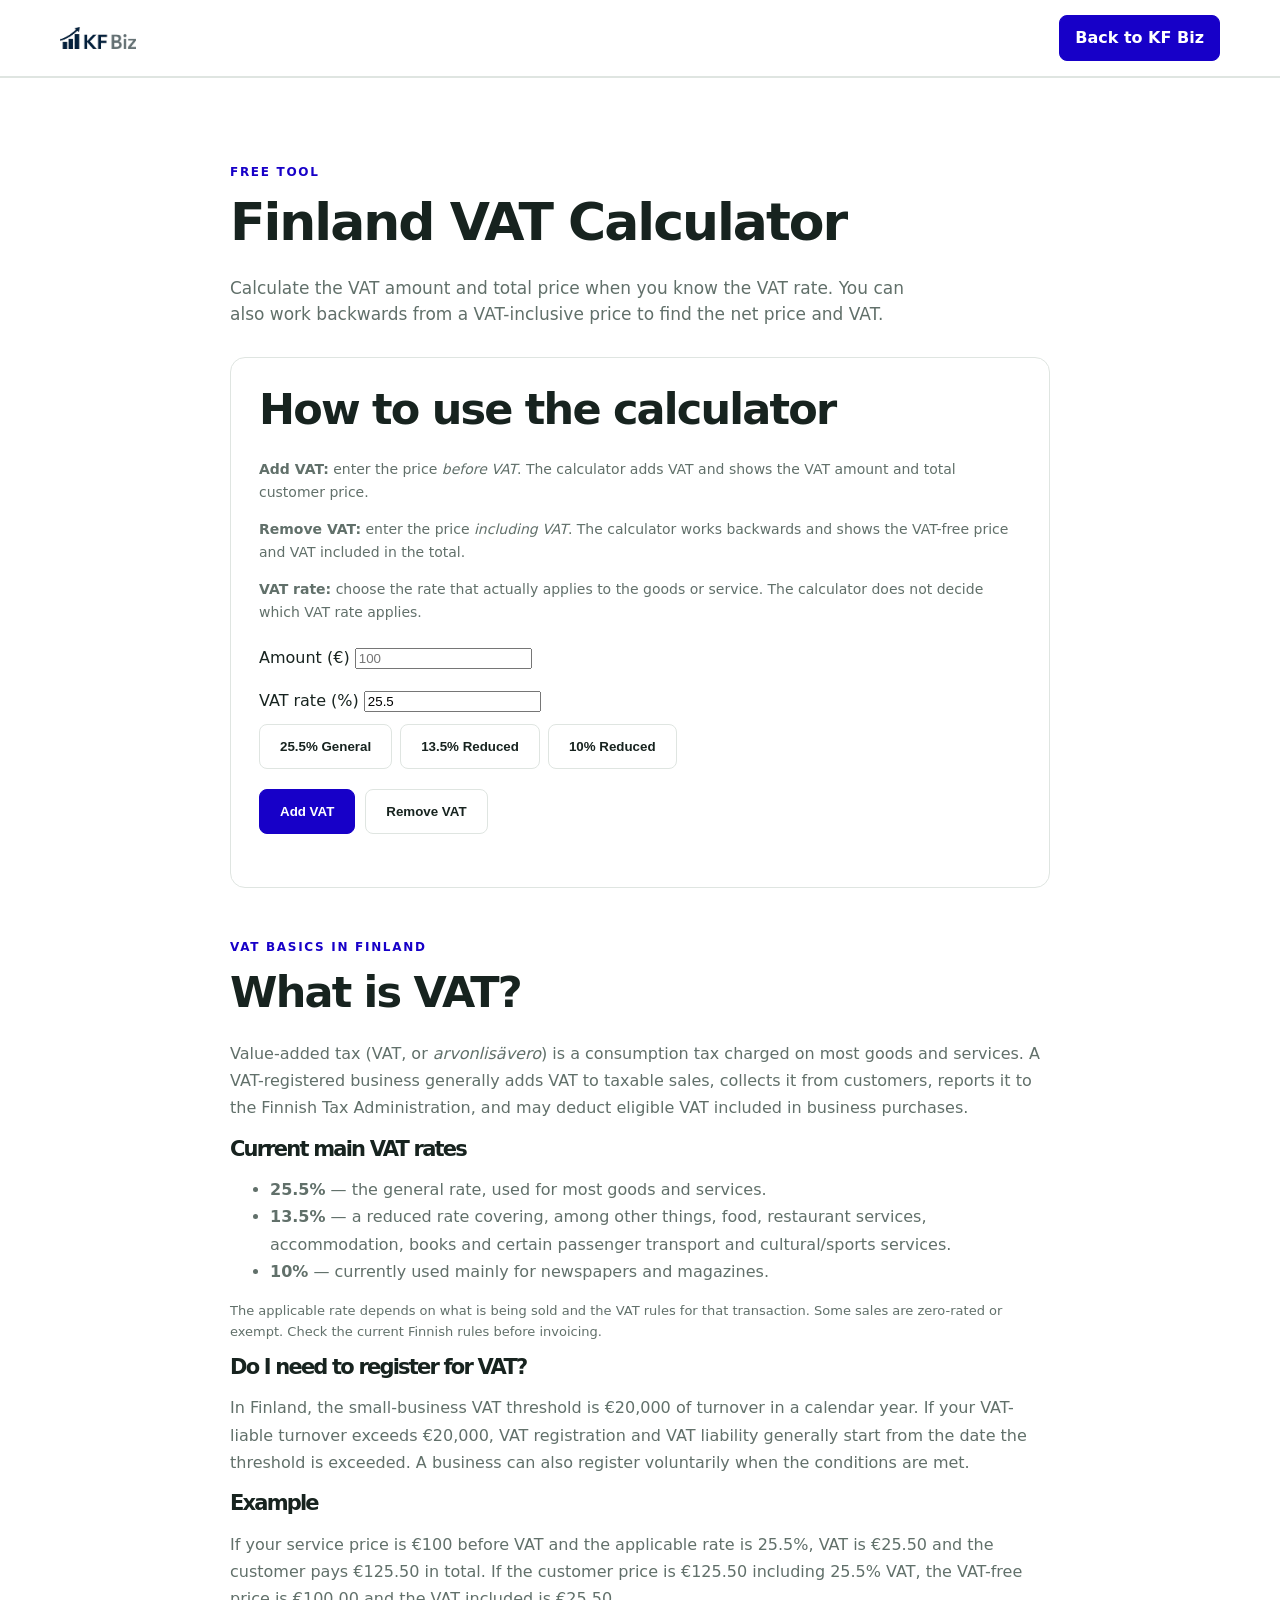
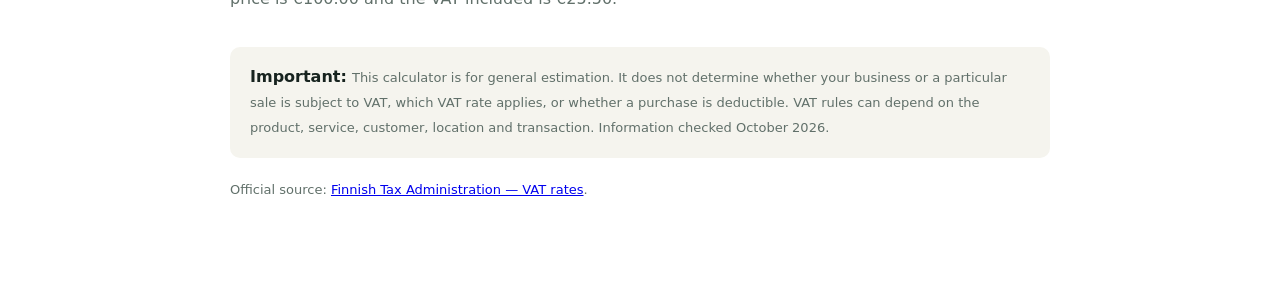
<file: tools/vat-calculator.html>
<!doctype html>
<html lang="en">
<head>
<meta charset="utf-8">
<meta name="viewport" content="width=device-width,initial-scale=1">
<title>VAT Calculator — KF Biz</title>
<link rel="stylesheet" href="../assets/styles.css">
<link rel="manifest" href="/manifest.webmanifest">
<meta name="theme-color" content="#1f2937">

<link rel="icon" type="image/png" sizes="192x192" href="/icons/icon-192.png">
<link rel="apple-touch-icon" href="/icons/icon-192.png">
</head>
<body>
<header class="site-header">
  <div class="container nav">
    <a class="brand" href="../index.html" aria-label="KF Biz"><img src="../assets/images/kf-biz-logo.png" alt="KF Biz"></a>
    <a class="button button-small" href="../index.html">Back to KF Biz</a>
  </div>
</header>

<main class="section">
  <div class="container" style="max-width:820px">
    <p class="eyebrow">Free tool</p>
    <h1 style="font-size:52px;letter-spacing:-2px">Finland VAT Calculator</h1>
    <p style="color:var(--muted);font-size:17px;max-width:680px">
      Calculate the VAT amount and total price when you know the VAT rate. You can also work backwards from a VAT-inclusive price to find the net price and VAT.
    </p>

    <div class="card" style="margin-top:30px">
      <h2 style="margin-top:0">How to use the calculator</h2>
      <div style="color:var(--muted);font-size:14px;line-height:1.65">
        <p><strong>Add VAT:</strong> enter the price <em>before VAT</em>. The calculator adds VAT and shows the VAT amount and total customer price.</p>
        <p><strong>Remove VAT:</strong> enter the price <em>including VAT</em>. The calculator works backwards and shows the VAT-free price and VAT included in the total.</p>
        <p><strong>VAT rate:</strong> choose the rate that actually applies to the goods or service. The calculator does not decide which VAT rate applies.</p>
      </div>

      <label style="display:block;margin-top:22px">Amount (€)
        <input id="amount" type="number" min="0" step="0.01" placeholder="100" inputmode="decimal">
      </label>

      <label style="display:block;margin-top:18px">VAT rate (%)
        <input id="rate" type="number" min="0" step="0.1" value="25.5" inputmode="decimal">
      </label>

      <div style="display:flex;gap:8px;flex-wrap:wrap;margin-top:10px">
        <button type="button" class="button button-outline rate-button" onclick="setRate(25.5)">25.5% General</button>
        <button type="button" class="button button-outline rate-button" onclick="setRate(13.5)">13.5% Reduced</button>
        <button type="button" class="button button-outline rate-button" onclick="setRate(10)">10% Reduced</button>
      </div>

      <div style="display:flex;gap:10px;margin-top:20px;flex-wrap:wrap">
        <button type="button" class="button" onclick="calc('add')">Add VAT</button>
        <button type="button" class="button button-outline" onclick="calc('remove')">Remove VAT</button>
      </div>

      <div id="result" style="margin-top:25px;font-size:18px"></div>
    </div>

    <section style="margin-top:50px">
      <p class="eyebrow">VAT basics in Finland</p>
      <h2>What is VAT?</h2>
      <p style="color:var(--muted);line-height:1.7">
        Value-added tax (VAT, or <em>arvonlisävero</em>) is a consumption tax charged on most goods and services. A VAT-registered business generally adds VAT to taxable sales, collects it from customers, reports it to the Finnish Tax Administration, and may deduct eligible VAT included in business purchases.
      </p>

      <h3>Current main VAT rates</h3>
      <ul style="color:var(--muted);line-height:1.7">
        <li><strong>25.5%</strong> — the general rate, used for most goods and services.</li>
        <li><strong>13.5%</strong> — a reduced rate covering, among other things, food, restaurant services, accommodation, books and certain passenger transport and cultural/sports services.</li>
        <li><strong>10%</strong> — currently used mainly for newspapers and magazines.</li>
      </ul>
      <p style="color:var(--muted);font-size:13px;line-height:1.6">
        The applicable rate depends on what is being sold and the VAT rules for that transaction. Some sales are zero-rated or exempt. Check the current Finnish rules before invoicing.
      </p>

      <h3>Do I need to register for VAT?</h3>
      <p style="color:var(--muted);line-height:1.7">
        In Finland, the small-business VAT threshold is €20,000 of turnover in a calendar year. If your VAT-liable turnover exceeds €20,000, VAT registration and VAT liability generally start from the date the threshold is exceeded. A business can also register voluntarily when the conditions are met.
      </p>

      <h3>Example</h3>
      <p style="color:var(--muted);line-height:1.7">
        If your service price is €100 before VAT and the applicable rate is 25.5%, VAT is €25.50 and the customer pays €125.50 in total. If the customer price is €125.50 including 25.5% VAT, the VAT-free price is €100.00 and the VAT included is €25.50.
      </p>
    </section>

    <div style="margin-top:35px;padding:18px 20px;background:var(--cream);border-radius:10px">
      <strong>Important:</strong>
      <span style="color:var(--muted);font-size:13px;line-height:1.6">
        This calculator is for general estimation. It does not determine whether your business or a particular sale is subject to VAT, which VAT rate applies, or whether a purchase is deductible. VAT rules can depend on the product, service, customer, location and transaction. Information checked October 2026.
      </span>
    </div>

    <p style="font-size:13px;color:var(--muted);margin-top:22px">
      Official source:
      <a href="https://www.vero.fi/en/businesses-and-corporations/taxes-and-charges/vat/rates-of-vat/" target="_blank" rel="noopener">Finnish Tax Administration — VAT rates</a>.
    </p>
  </div>
</main>

<script>
function setRate(rate) {
  document.getElementById("rate").value = rate;
}

function calc(mode) {
  const a = Number(document.getElementById("amount").value);
  const r = Number(document.getElementById("rate").value) / 100;
  const result = document.getElementById("result");

  if (!Number.isFinite(a) || a < 0 || !Number.isFinite(r) || r < 0) {
    result.innerHTML = "<span style='color:#b42318'>Please enter a valid amount and VAT rate.</span>";
    return;
  }

  let net, gross, vat;

  if (mode === "add") {
    net = a;
    vat = a * r;
    gross = a + vat;
  } else {
    gross = a;
    net = a / (1 + r);
    vat = gross - net;
  }

  result.innerHTML =
    "<strong>Price without VAT:</strong> €" + net.toFixed(2) +
    " &nbsp; <strong>VAT:</strong> €" + vat.toFixed(2) +
    " &nbsp; <strong>Total with VAT:</strong> €" + gross.toFixed(2);
}
</script>

<script>
if ("serviceWorker" in navigator) {
  window.addEventListener("load", () => {
    navigator.serviceWorker.register("/sw.js")
      .then((registration) => console.log("KF Biz service worker registered:", registration.scope))
      .catch((error) => console.error("KF Biz service worker registration failed:", error));
  });
}
</script>
</body>
</html>
</file>
<file: assets/styles.css>
:root{--ink:#17231f;--muted:#61706a;--paper:#fff;--cream:#f5f4ee;--accent:#1700c8;--accent2:#f5f3ed;--line:#dfe5e1;--dark:#171717}*{box-sizing:border-box}html{scroll-behavior:smooth}body{margin:0;font-family:Inter,ui-sans-serif,system-ui,-apple-system,BlinkMacSystemFont,"Segoe UI",sans-serif;color:var(--ink);background:var(--paper);line-height:1.55}.container{width:min(1160px,calc(100% - 40px));margin:auto}.site-header{position:sticky;top:0;z-index:10;background:rgba(255,255,255,.94);backdrop-filter:blur(12px);border-bottom:1px solid var(--line)}.nav{height:76px;display:flex;align-items:center;gap:28px}.brand{font-size:24px;font-weight:850;letter-spacing:-1.2px;color:var(--ink);text-decoration:none;margin-right:auto}.brand span{color:var(--accent)}nav{display:flex;gap:25px}nav a{font-size:14px;color:var(--ink);text-decoration:none}.button{display:inline-flex;align-items:center;justify-content:center;background:var(--accent);color:white;text-decoration:none;font-weight:750;border-radius:8px;padding:14px 20px;border:1px solid var(--accent)}.button-small{padding:10px 15px}.button-outline{background:transparent;color:var(--ink);border-color:var(--line)}.button-light{background:#fff;color:var(--ink);border-color:#fff}.hero{background:var(--cream)}.hero-grid{display:grid;grid-template-columns:1.08fr .92fr;gap:80px;padding:95px 0 90px;align-items:center}.eyebrow{font-size:12px;text-transform:uppercase;letter-spacing:1.7px;font-weight:850;color:var(--accent);margin:0 0 12px}.light{color:#bcd2c8}h1,h2,h3{line-height:1.08;letter-spacing:-1.8px}h1{font-size:78px;margin:0 0 25px;letter-spacing:-4px}h1 em{font-style:normal;color:var(--accent)}h2{font-size:43px;margin:0 0 25px}h3{font-size:21px;margin:12px 0}.hero-copy{font-size:20px;color:var(--muted);max-width:660px}.hero-actions{display:flex;gap:12px;margin-top:30px}.trust{font-size:13px;color:var(--muted);margin-top:25px}.hero-panel{background:var(--cream);border-radius:24px;padding:38px;min-height:410px;display:flex;flex-direction:column;justify-content:space-between}.hero-panel h2{font-size:39px}.hero-panel p:not(.eyebrow){color:#53645d}.hero-stat{border-top:1px solid rgba(31,91,76,.18);padding-top:22px}.hero-stat strong{font-size:54px;letter-spacing:-3px;display:block}.hero-stat span{color:var(--muted);font-size:14px}.section{padding:85px 0;border-top:1px solid var(--line)}.muted{background:var(--cream)}.section-head{display:flex;align-items:end;justify-content:space-between}.section-head>a,.card>a,.tool-card{color:var(--accent)}.cards{display:grid;gap:18px;margin-top:34px}.three{grid-template-columns:repeat(3,1fr)}.four{grid-template-columns:repeat(4,1fr)}.card{border:1px solid var(--line);border-radius:15px;padding:28px;background:#fff}.card p,.tool-card span,.directory-card span{color:var(--muted)}.icon{font-weight:850;color:var(--accent);font-size:13px}.tool-card{background:#fff;border:1px solid var(--line);border-radius:15px;padding:25px;text-decoration:none;display:flex;flex-direction:column;gap:8px;min-height:145px}.tool-card strong{font-size:18px;color:var(--ink)}.dark{background:var(--dark);color:#fff}.directory-grid{display:grid;grid-template-columns:1fr 360px;gap:50px;align-items:center}.directory-grid h2{max-width:560px}.directory-grid p:not(.eyebrow){color:#c5d0cb;max-width:620px}.directory-card{background:var(--accent);border:1px solid var(--accent);border-radius:18px;padding:28px;display:flex;flex-direction:column;gap:10px}.directory-card strong{font-size:21px}.directory-card .button{margin-top:12px}.tag{font-size:11px;text-transform:uppercase;letter-spacing:1.2px;color:var(--accent);font-weight:850}.service strong{display:block;margin-top:22px}.cta-section{background:var(--cream);padding:70px 0}.cta{display:flex;align-items:center;justify-content:space-between;gap:40px}.cta p:not(.eyebrow){color:var(--muted);max-width:700px}.footer{padding:48px 0;display:grid;grid-template-columns:1.5fr 1fr 1fr;gap:30px;color:var(--muted);font-size:13px}.footer .brand{display:block;color:var(--ink);font-size:22px}.footer a:not(.brand),.footer span{display:block;color:var(--muted);text-decoration:none;margin:4px 0}@media(max-width:900px){nav{display:none}.hero-grid{grid-template-columns:1fr;gap:45px}.three,.four{grid-template-columns:1fr 1fr}.directory-grid{grid-template-columns:1fr}.cta{display:block}.cta .button{margin-top:18px}.footer{grid-template-columns:1fr 1fr}}@media(max-width:560px){.container{width:min(100% - 28px,1160px)}h1{font-size:56px}.hero-grid{padding:65px 0}.three,.four{grid-template-columns:1fr}.hero-actions{flex-direction:column;align-items:stretch}.nav .button{display:none}.section{padding:65px 0}.section-head{display:block}.footer{grid-template-columns:1fr}}

/* KF Biz official logo */
.brand{display:inline-flex;align-items:center;margin-right:auto;width:76px;height:42px}
.brand img{display:block;width:76px;height:auto;max-height:42px;object-fit:contain;object-position:left center}
</file>
<file: assets/contact.css>
:root{--ink:#1d2725;--muted:#68716e;--paper:#fff;--cream:#f5f3ed;--line:#d9ddd9;--blue:#1700d4;--blue-dark:#10009c}*{box-sizing:border-box}html{scroll-behavior:smooth}body{margin:0;font-family:Inter,ui-sans-serif,system-ui,-apple-system,BlinkMacSystemFont,"Segoe UI",sans-serif;color:var(--ink);background:var(--paper);line-height:1.45}.container{width:min(1180px,calc(100% - 56px));margin:auto}.site-header{background:rgba(255,255,255,.97);border-bottom:1px solid var(--line)}.nav{height:76px;display:flex;align-items:center;gap:34px}.brand{display:inline-flex;align-items:center;gap:5px;font-size:16px;font-weight:800;letter-spacing:-.5px;color:var(--ink);text-decoration:none;margin-right:auto}.brand-mark{font-size:10px;color:#3d4d4a;display:inline-block;transform:skew(-10deg)}nav{display:flex;gap:28px}nav a{font-size:12px;color:var(--ink);text-decoration:none;white-space:nowrap}.button{display:inline-flex;align-items:center;justify-content:center;gap:8px;background:var(--blue);color:#fff;text-decoration:none;font-size:12px;font-weight:750;border-radius:5px;padding:12px 18px;border:1px solid var(--blue);transition:.18s ease}.button:hover{background:var(--blue-dark);border-color:var(--blue-dark)}.button-small{padding:10px 18px}.button-outline{background:#fff;color:var(--blue);border-color:var(--line)}.button-outline:hover{background:var(--cream);color:var(--blue-dark);border-color:var(--line)}.contact-hero{padding:86px 0 100px;background:#fff}.contact-grid{display:grid;grid-template-columns:minmax(0,1fr) minmax(430px,560px);gap:90px;align-items:start}.intro{padding-top:38px}.eyebrow{font-size:9px;text-transform:uppercase;letter-spacing:1.8px;font-weight:850;color:var(--blue);margin:0 0 12px}.intro h1{font-size:68px;line-height:.98;letter-spacing:-3.5px;font-weight:500;margin:0 0 26px}.intro h1 span{color:var(--blue)}.lead{font-size:17px;line-height:1.55;color:var(--muted);max-width:510px}.quick-info{margin-top:46px;border-top:1px solid var(--line);max-width:510px}.quick-info div{padding:16px 0;border-bottom:1px solid var(--line);display:grid;grid-template-columns:110px 1fr;gap:20px;font-size:13px}.quick-info strong{font-weight:700}.quick-info a,.quick-info span{color:var(--muted);text-decoration:none}.form-card{background:var(--cream);border-radius:17px;padding:36px 38px}.form-heading h2{font-size:31px;letter-spacing:-1.4px;font-weight:500;margin:0 0 8px}.form-heading p:not(.eyebrow){color:var(--muted);font-size:13px;margin:0 0 27px}.field-row{display:grid;grid-template-columns:1fr 1fr;gap:16px}label{display:block;font-size:11px;font-weight:700;margin-bottom:18px}label>span{color:var(--blue)}label small{font-weight:500;color:var(--muted);margin-left:4px}input,select,textarea{display:block;width:100%;margin-top:7px;border:1px solid #d1d5d0;background:#fff;border-radius:7px;padding:12px 13px;font:inherit;font-size:13px;color:var(--ink);outline:none}input,select{height:44px}textarea{resize:vertical;min-height:150px;line-height:1.5}input:focus,select:focus,textarea:focus{border-color:var(--blue);box-shadow:0 0 0 3px rgba(23,0,212,.08)}select{appearance:auto}.checkline{display:grid;grid-template-columns:18px 1fr;gap:9px;align-items:start;font-size:11px;font-weight:500;color:var(--muted);line-height:1.45;margin:3px 0 19px}.checkline input{width:16px;height:16px;margin:0;accent-color:var(--blue)}.submit-button{width:100%;height:48px;font-size:13px}.form-note{text-align:center;color:var(--muted);font-size:11px;margin:13px 0 0}.form-note a{color:var(--blue);font-weight:700;text-decoration:none}.honeypot{position:absolute;left:-9999px;opacity:0;pointer-events:none}.bottom-cta{padding:60px 0;background:var(--cream);border-top:1px solid var(--line)}.bottom-cta-inner{display:flex;justify-content:space-between;align-items:center;gap:30px}.bottom-cta h2{font-size:31px;font-weight:500;letter-spacing:-1.3px;margin:0}.footer{padding:48px 0;display:flex;justify-content:space-between;gap:30px;color:var(--muted);font-size:11px}.footer .brand{display:flex;color:var(--ink);font-size:16px}.footer p{margin:7px 0 0}.footer-links{display:flex;flex-direction:column;gap:10px;align-items:flex-start}.footer-links a{color:var(--muted);text-decoration:none}.success-wrap{min-height:65vh;display:grid;place-items:center;padding:70px 0}.success-card{max-width:620px;text-align:center;background:var(--cream);border-radius:18px;padding:55px}.success-card h1{font-size:48px;line-height:1.05;letter-spacing:-2px;font-weight:500;margin:0 0 18px}.success-card p:not(.eyebrow){color:var(--muted);margin-bottom:28px}@media(max-width:900px){nav{display:none}.contact-grid{grid-template-columns:1fr;gap:45px}.intro{padding-top:0}.form-card{max-width:680px}.quick-info{max-width:680px}}@media(max-width:560px){.container{width:calc(100% - 28px)}.nav{height:66px}.nav .button{display:none}.contact-hero{padding:58px 0 70px}.intro h1{font-size:52px}.field-row{grid-template-columns:1fr}.form-card{padding:28px 20px}.bottom-cta-inner{display:block}.bottom-cta .button{margin-top:20px}.footer{display:block}.footer-links{margin-top:22px;flex-wrap:wrap}.success-card{padding:38px 22px}.success-card h1{font-size:38px}}

/* KF Biz official logo */
.brand{display:inline-flex;align-items:center;width:76px;height:42px;margin-right:auto}
.brand img{display:block;width:76px;height:auto;max-height:42px;object-fit:contain;object-position:left center}
</file>
